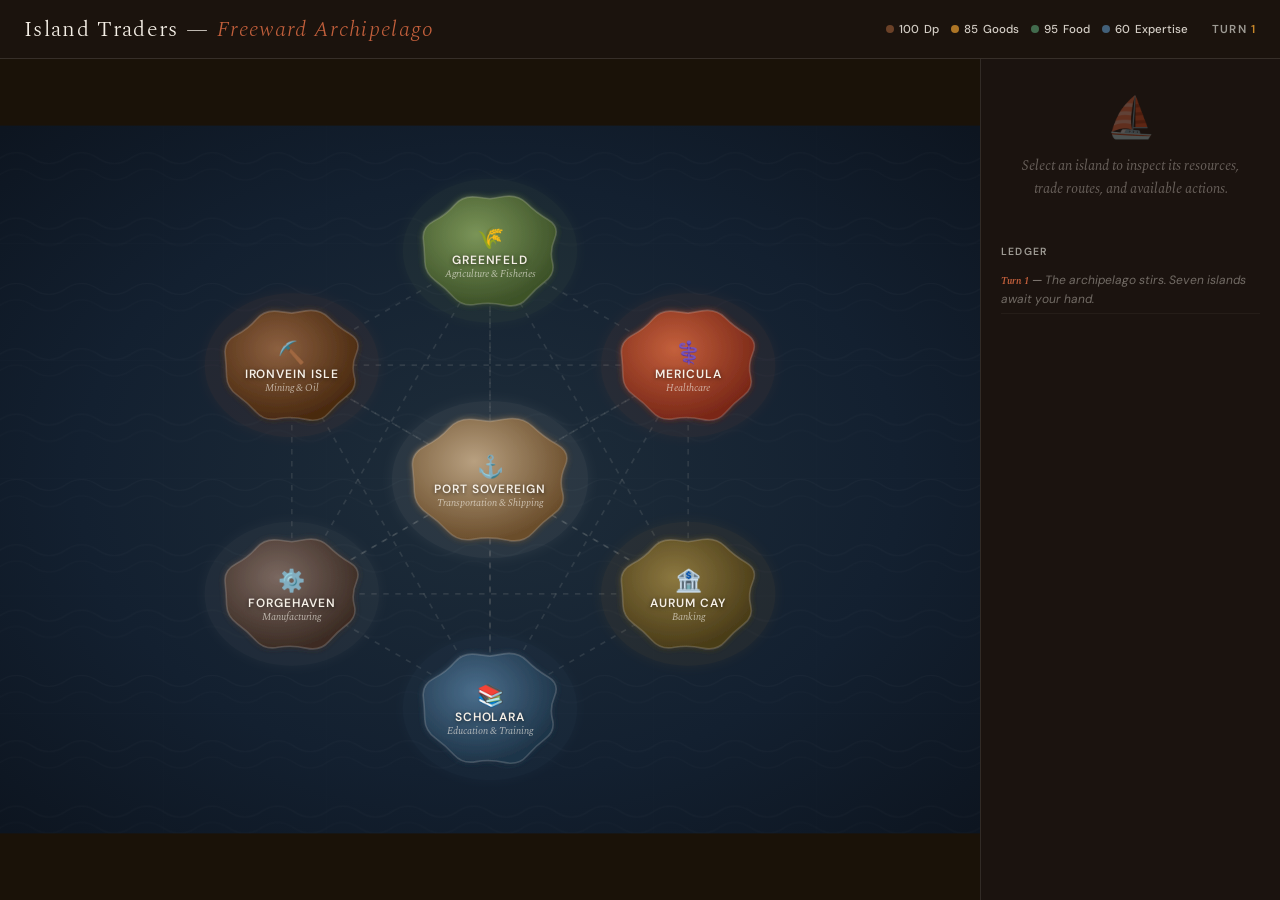
<file: island_traders/board/game_board.html>
<!DOCTYPE html>
<html lang="en">
<head>
<meta charset="UTF-8">
<meta name="viewport" content="width=device-width, initial-scale=1.0">
<title>Island Traders — Freeward Archipelago</title>
<link rel="preconnect" href="https://fonts.googleapis.com">
<link href="https://fonts.googleapis.com/css2?family=Spectral:ital,wght@0,300;0,400;0,500;1,300;1,400&family=DM+Sans:opsz,wght@9..40,300;9..40,400;9..40,500;9..40,600&display=swap" rel="stylesheet">
<style>
  :root {
    --c-sienna: #C4603C;
    --c-raw: #C8872A;
    --c-ink: #1C1410;
    --c-silver: #9E9B94;
    --c-silver-light: #D4D0C8;
    --c-silver-subtle: #EDEBE6;
    --c-cream: #F5EFE6;
    --c-white: #FDFBF8;
    --c-earth: #7A4A2C;
    --c-earth-light: #A06A4A;
    --font-display: 'Spectral', Georgia, serif;
    --font-body: 'DM Sans', Arial, sans-serif;
  }

  *, *::before, *::after { box-sizing: border-box; margin: 0; padding: 0; }

  body {
    font-family: var(--font-body);
    background: #1a1208;
    color: var(--c-cream);
    height: 100vh;
    overflow: hidden;
    display: flex;
    flex-direction: column;
  }

  /* Header */
  #header {
    display: flex;
    align-items: center;
    justify-content: space-between;
    padding: 12px 24px;
    border-bottom: 1px solid rgba(212,208,200,0.15);
    background: rgba(28,20,16,0.8);
    backdrop-filter: blur(8px);
    z-index: 10;
    flex-shrink: 0;
  }
  #header h1 {
    font-family: var(--font-display);
    font-size: 1.4rem;
    font-weight: 300;
    letter-spacing: 0.06em;
    color: var(--c-cream);
  }
  #header h1 span { color: var(--c-sienna); font-style: italic; }
  .turn-info {
    display: flex; gap: 24px; align-items: center;
  }
  .turn-badge {
    font-size: 0.72rem;
    font-weight: 600;
    letter-spacing: 0.1em;
    text-transform: uppercase;
    color: var(--c-silver);
  }
  .turn-badge strong { color: var(--c-raw); font-weight: 600; }
  .resource-bar {
    display: flex; gap: 12px;
  }
  .res-chip {
    display: flex; align-items: center; gap: 5px;
    font-size: 0.72rem; font-weight: 500;
    color: var(--c-cream); opacity: 0.85;
  }
  .res-dot { width: 8px; height: 8px; border-radius: 50%; }

  /* Main layout */
  #main {
    display: flex;
    flex: 1;
    overflow: hidden;
  }

  /* Board */
  #board-wrap {
    flex: 1;
    position: relative;
    overflow: hidden;
  }
  #board {
    width: 100%;
    height: 100%;
  }

  /* Ocean texture */
  .ocean-bg {
    fill: url(#oceanGrad);
  }

  /* Connection lines */
  .conn-line {
    stroke: rgba(212,208,200,0.12);
    stroke-width: 1.5;
    fill: none;
    stroke-dasharray: 5 6;
    transition: stroke 0.2s, stroke-width 0.2s, opacity 0.2s;
    pointer-events: none;
  }
  .conn-line.active {
    stroke: rgba(196,96,60,0.6);
    stroke-width: 2.5;
    stroke-dasharray: none;
    opacity: 1;
  }
  .conn-line.trade-anim {
    stroke: var(--c-raw);
    stroke-width: 3;
    stroke-dasharray: none;
    opacity: 0.9;
  }

  /* Islands */
  .island-group { cursor: pointer; }
  .island-body {
    transition: filter 0.25s;
  }
  .island-group:hover .island-body {
    filter: brightness(1.15);
  }
  .island-group.selected .island-body {
    filter: brightness(1.3);
  }
  .island-group.selected .island-ring {
    opacity: 1;
  }
  .island-ring {
    fill: none;
    stroke-width: 3;
    opacity: 0;
    transition: opacity 0.25s;
    animation: pulse-ring 2s infinite;
  }
  @keyframes pulse-ring {
    0%, 100% { stroke-width: 3; opacity: 0.7; }
    50% { stroke-width: 5; opacity: 1; }
  }

  .island-label {
    font-family: var(--font-body);
    font-size: 11px;
    font-weight: 600;
    letter-spacing: 0.08em;
    text-transform: uppercase;
    fill: var(--c-cream);
    text-anchor: middle;
    pointer-events: none;
    text-shadow: 0 1px 4px rgba(0,0,0,0.6);
  }
  .island-icon {
    font-size: 22px;
    text-anchor: middle;
    dominant-baseline: middle;
    pointer-events: none;
  }
  .island-sublabel {
    font-family: var(--font-display);
    font-size: 9px;
    font-weight: 400;
    font-style: italic;
    fill: rgba(245,239,230,0.65);
    text-anchor: middle;
    pointer-events: none;
  }

  /* Trade packet animation */
  .trade-packet {
    pointer-events: none;
  }

  /* Side panel */
  #side-panel {
    width: 300px;
    background: rgba(28,20,16,0.92);
    border-left: 1px solid rgba(212,208,200,0.12);
    display: flex;
    flex-direction: column;
    overflow: hidden;
    flex-shrink: 0;
  }

  .panel-island-header {
    padding: 20px 20px 16px;
    border-bottom: 1px solid rgba(212,208,200,0.1);
  }
  .panel-island-icon {
    font-size: 32px;
    margin-bottom: 8px;
    display: block;
  }
  .panel-island-name {
    font-family: var(--font-display);
    font-size: 1.3rem;
    font-weight: 400;
    color: var(--c-cream);
    margin-bottom: 2px;
  }
  .panel-island-type {
    font-size: 0.68rem;
    font-weight: 600;
    letter-spacing: 0.12em;
    text-transform: uppercase;
    color: var(--c-sienna);
  }
  .panel-island-desc {
    font-size: 0.8rem;
    color: rgba(245,239,230,0.6);
    line-height: 1.55;
    margin-top: 10px;
    font-style: italic;
    font-family: var(--font-display);
  }

  .panel-section {
    padding: 14px 20px;
    border-bottom: 1px solid rgba(212,208,200,0.08);
  }
  .panel-section-title {
    font-size: 0.65rem;
    font-weight: 600;
    letter-spacing: 0.12em;
    text-transform: uppercase;
    color: var(--c-silver);
    margin-bottom: 10px;
  }

  /* Stats */
  .stat-row {
    display: flex;
    align-items: center;
    justify-content: space-between;
    margin-bottom: 7px;
  }
  .stat-name {
    font-size: 0.78rem;
    color: rgba(245,239,230,0.75);
  }
  .stat-bar-wrap {
    display: flex; align-items: center; gap: 7px;
  }
  .stat-bar-bg {
    width: 80px; height: 4px;
    background: rgba(212,208,200,0.12);
    border-radius: 2px;
    overflow: hidden;
  }
  .stat-bar-fill {
    height: 100%;
    border-radius: 2px;
    transition: width 0.4s;
  }
  .stat-val {
    font-size: 0.72rem;
    font-weight: 600;
    font-family: var(--font-display);
    color: var(--c-raw);
    width: 20px;
    text-align: right;
  }

  /* Trade actions */
  .trade-btn {
    width: 100%;
    display: flex;
    align-items: center;
    gap: 10px;
    padding: 9px 12px;
    margin-bottom: 6px;
    border: 1px solid rgba(212,208,200,0.12);
    border-radius: 6px;
    background: rgba(245,239,230,0.04);
    color: var(--c-cream);
    font-family: var(--font-body);
    font-size: 0.78rem;
    cursor: pointer;
    text-align: left;
    transition: background 0.15s, border-color 0.15s;
  }
  .trade-btn:hover {
    background: rgba(196,96,60,0.15);
    border-color: rgba(196,96,60,0.35);
  }
  .trade-btn:active {
    background: rgba(196,96,60,0.25);
  }
  .trade-btn-icon { font-size: 14px; opacity: 0.8; }
  .trade-btn-label { flex: 1; }
  .trade-btn-cost {
    font-size: 0.68rem;
    color: var(--c-raw);
    font-weight: 600;
  }

  /* Log */
  #log {
    flex: 1;
    overflow-y: auto;
    padding: 12px 20px;
  }
  #log::-webkit-scrollbar { width: 4px; }
  #log::-webkit-scrollbar-track { background: transparent; }
  #log::-webkit-scrollbar-thumb { background: rgba(212,208,200,0.2); border-radius: 2px; }

  .log-title {
    font-size: 0.65rem;
    font-weight: 600;
    letter-spacing: 0.12em;
    text-transform: uppercase;
    color: var(--c-silver);
    margin-bottom: 8px;
  }
  .log-entry {
    font-size: 0.75rem;
    color: rgba(245,239,230,0.55);
    line-height: 1.5;
    padding: 5px 0;
    border-bottom: 1px solid rgba(212,208,200,0.05);
  }
  .log-entry strong { color: var(--c-cream); font-weight: 500; }
  .log-entry .log-time {
    font-size: 0.65rem;
    color: var(--c-sienna);
    font-weight: 600;
    font-family: var(--font-display);
    font-style: italic;
  }

  /* Empty state */
  .panel-empty {
    flex: 1;
    display: flex;
    flex-direction: column;
    align-items: center;
    justify-content: center;
    padding: 32px;
    text-align: center;
    gap: 12px;
  }
  .panel-empty-icon { font-size: 40px; opacity: 0.3; }
  .panel-empty-text {
    font-family: var(--font-display);
    font-size: 0.9rem;
    font-style: italic;
    color: rgba(245,239,230,0.35);
    line-height: 1.6;
  }

  /* Tweaks panel */
  #tweaks-panel {
    display: none;
    position: fixed;
    bottom: 24px;
    right: 324px;
    width: 220px;
    background: rgba(28,20,16,0.97);
    border: 1px solid rgba(212,208,200,0.2);
    border-radius: 8px;
    padding: 14px;
    z-index: 100;
    box-shadow: 0 8px 24px rgba(0,0,0,0.5);
  }
  #tweaks-panel h3 {
    font-family: var(--font-display);
    font-size: 0.85rem;
    font-weight: 400;
    color: var(--c-cream);
    margin-bottom: 12px;
    border-bottom: 1px solid rgba(212,208,200,0.1);
    padding-bottom: 8px;
  }
  .tweak-row { margin-bottom: 10px; }
  .tweak-label { font-size: 0.7rem; color: var(--c-silver); margin-bottom: 4px; letter-spacing: 0.06em; }
  .tweak-row input[type=range] { width: 100%; accent-color: var(--c-sienna); }
  .tweak-row select {
    width: 100%;
    background: rgba(245,239,230,0.06);
    border: 1px solid rgba(212,208,200,0.15);
    color: var(--c-cream);
    border-radius: 4px;
    padding: 4px 8px;
    font-family: var(--font-body);
    font-size: 0.75rem;
  }
</style>
</head>
<body>

<div id="header">
  <h1>Island Traders — <span>Freeward Archipelago</span></h1>
  <div class="turn-info">
    <div class="resource-bar" id="global-resources">
      <div class="res-chip"><div class="res-dot" style="background:#7A4A2C"></div> <span id="res-dollops">100</span> Dp</div>
      <div class="res-chip"><div class="res-dot" style="background:#C8872A"></div> <span id="res-goods">85</span> Goods</div>
      <div class="res-chip"><div class="res-dot" style="background:#4A7C59"></div> <span id="res-food">95</span> Food</div>
      <div class="res-chip"><div class="res-dot" style="background:#4A6E8C"></div> <span id="res-knowledge">60</span> Expertise</div>
    </div>
    <div class="turn-badge">Turn <strong id="turn-num">1</strong></div>
  </div>
</div>

<div id="main">
  <div id="board-wrap">
    <svg id="board" viewBox="0 0 900 650" preserveAspectRatio="xMidYMid meet">
      <defs>
        <radialGradient id="oceanGrad" cx="50%" cy="50%" r="70%">
          <stop offset="0%" stop-color="#1e2d3a"/>
          <stop offset="60%" stop-color="#132030"/>
          <stop offset="100%" stop-color="#0d1520"/>
        </radialGradient>
        <!-- Wave pattern -->
        <pattern id="waves" x="0" y="0" width="60" height="60" patternUnits="userSpaceOnUse">
          <path d="M0 30 Q15 20 30 30 Q45 40 60 30" stroke="rgba(255,255,255,0.025)" stroke-width="1" fill="none"/>
          <path d="M0 45 Q15 35 30 45 Q45 55 60 45" stroke="rgba(255,255,255,0.015)" stroke-width="1" fill="none"/>
        </pattern>
        <!-- Island gradients -->
        <radialGradient id="grad-hub" cx="40%" cy="35%" r="65%">
          <stop offset="0%" stop-color="#B8A080"/>
          <stop offset="100%" stop-color="#6B4E2C"/>
        </radialGradient>
        <radialGradient id="grad-resources" cx="40%" cy="35%" r="65%">
          <stop offset="0%" stop-color="#8C6040"/>
          <stop offset="100%" stop-color="#4A2A10"/>
        </radialGradient>
        <radialGradient id="grad-agriculture" cx="40%" cy="35%" r="65%">
          <stop offset="0%" stop-color="#7A9458"/>
          <stop offset="100%" stop-color="#3D5228"/>
        </radialGradient>
        <radialGradient id="grad-healthcare" cx="40%" cy="35%" r="65%">
          <stop offset="0%" stop-color="#C4603C"/>
          <stop offset="100%" stop-color="#7A2818"/>
        </radialGradient>
        <radialGradient id="grad-banking" cx="40%" cy="35%" r="65%">
          <stop offset="0%" stop-color="#8C7840"/>
          <stop offset="100%" stop-color="#4A3C18"/>
        </radialGradient>
        <radialGradient id="grad-manufacturing" cx="40%" cy="35%" r="65%">
          <stop offset="0%" stop-color="#7A6860"/>
          <stop offset="100%" stop-color="#3C2C24"/>
        </radialGradient>
        <radialGradient id="grad-education" cx="40%" cy="35%" r="65%">
          <stop offset="0%" stop-color="#4A6E8C"/>
          <stop offset="100%" stop-color="#1E3448"/>
        </radialGradient>
        <!-- Glow filter -->
        <filter id="glow" x="-30%" y="-30%" width="160%" height="160%">
          <feGaussianBlur stdDeviation="6" result="blur"/>
          <feMerge><feMergeNode in="blur"/><feMergeNode in="SourceGraphic"/></feMerge>
        </filter>
        <filter id="glow-soft" x="-20%" y="-20%" width="140%" height="140%">
          <feGaussianBlur stdDeviation="3" result="blur"/>
          <feMerge><feMergeNode in="blur"/><feMergeNode in="SourceGraphic"/></feMerge>
        </filter>
        <!-- Marker for trade arrows -->
        <marker id="arrowhead" markerWidth="8" markerHeight="6" refX="6" refY="3" orient="auto">
          <polygon points="0 0, 8 3, 0 6" fill="var(--c-raw)" opacity="0.8"/>
        </marker>
      </defs>

      <!-- Ocean -->
      <rect width="900" height="650" fill="url(#oceanGrad)"/>
      <rect width="900" height="650" fill="url(#waves)"/>

      <!-- Grid lines (subtle) -->
      <g stroke="rgba(255,255,255,0.025)" stroke-width="0.5">
        <line x1="0" y1="108" x2="900" y2="108"/>
        <line x1="0" y1="216" x2="900" y2="216"/>
        <line x1="0" y1="324" x2="900" y2="324"/>
        <line x1="0" y1="432" x2="900" y2="432"/>
        <line x1="0" y1="540" x2="900" y2="540"/>
        <line x1="150" y1="0" x2="150" y2="650"/>
        <line x1="300" y1="0" x2="300" y2="650"/>
        <line x1="450" y1="0" x2="450" y2="650"/>
        <line x1="600" y1="0" x2="600" y2="650"/>
        <line x1="750" y1="0" x2="750" y2="650"/>
      </g>

      <!-- Connection lines (all pairs) -->
      <g id="connections"></g>

      <!-- Trade route animations -->
      <g id="trade-animations"></g>

      <!-- Islands -->
      <g id="islands"></g>
    </svg>
  </div>

  <div id="side-panel">
    <div id="panel-content">
      <div class="panel-empty">
        <div class="panel-empty-icon">⛵</div>
        <div class="panel-empty-text">Select an island to inspect its resources, trade routes, and available actions.</div>
      </div>
    </div>
    <div id="log">
      <div class="log-title">Ledger</div>
      <div id="log-entries"></div>
    </div>
  </div>
</div>

<div id="tweaks-panel">
  <h3>Tweaks</h3>
  <div class="tweak-row">
    <div class="tweak-label">Ocean Depth</div>
    <input type="range" min="0" max="100" value="50" oninput="tweakOcean(this.value)">
  </div>
  <div class="tweak-row">
    <div class="tweak-label">Island Style</div>
    <select onchange="tweakIslandStyle(this.value)">
      <option value="natural">Natural</option>
      <option value="tactical">Tactical</option>
      <option value="minimal">Minimal</option>
    </select>
  </div>
  <div class="tweak-row">
    <div class="tweak-label">Connection Density</div>
    <select onchange="tweakConnections(this.value)">
      <option value="all">Show all routes</option>
      <option value="selected">Only selected</option>
    </select>
  </div>
</div>

<script>
const TWEAK_DEFAULTS = /*EDITMODE-BEGIN*/{
  "oceanDepth": 50,
  "islandStyle": "natural",
  "connectionDensity": "all"
}/*EDITMODE-END*/;

// ── Island Data ──────────────────────────────────────────────
const ISLANDS = [
  {
    id: 'transport',
    name: 'Port Sovereign',
    type: 'Transportation & Shipping',
    icon: '⚓',
    desc: 'The nexus of all trade. Every cargo route passes through here — Freight is life.',
    cx: 450, cy: 325,
    rx: 72, ry: 58,
    grad: 'grad-hub',
    ring: '#D4D0C8',
    stats: { Connectivity: 10, 'Fleet Size': 7, 'Trade Volume': 9, Reliability: 8 },
    produces: ['⚓ Freight  6 / season'],
    needs:    ['🛢️ Oil  2 / season'],
    actions: [
      { icon: '⚓', label: 'Produce Freight', target: 'self', cost: '2 Oil' },
      { icon: '🚢', label: 'Arrange Worker Transport', target: 'any', cost: 'negotiated' },
      { icon: '💱', label: 'Market Sell Freight', target: 'market', cost: '—' },
    ]
  },
  {
    id: 'mining',
    name: 'Ironvein Isle',
    type: 'Mining & Oil',
    icon: '⛏️',
    desc: 'Rich ore veins and deep oil wells. The raw fuel of the entire archipelago.',
    cx: 268, cy: 220,
    rx: 62, ry: 52,
    grad: 'grad-resources',
    ring: '#C4603C',
    stats: { 'Ore Reserves': 10, 'Oil Output': 8, Labour: 6, Equipment: 7 },
    produces: ['⛏️ Ore  5 / season', '🛢️ Oil  3 / season'],
    needs:    ['🛢️ Oil  1 / season', '🚢 Freight  1 / season'],
    actions: [
      { icon: '⛏️', label: 'Extract Ore & Oil', target: 'self', cost: '1 Oil + 1 Freight' },
      { icon: '🚛', label: 'Export Ore to Forgehaven', target: 'manufacturing', cost: '—' },
      { icon: '💱', label: 'Sell Oil on Market', target: 'market', cost: '—' },
    ]
  },
  {
    id: 'agriculture',
    name: 'Greenfeld',
    type: 'Agriculture & Fisheries',
    icon: '🌾',
    desc: 'Fertile plains and abundant seas. It feeds every island in the archipelago.',
    cx: 450, cy: 115,
    rx: 62, ry: 52,
    grad: 'grad-agriculture',
    ring: '#7A9458',
    stats: { 'Food Output': 9, 'Fish Harvest': 8, Fertility: 7, Stability: 9 },
    produces: ['🌾 Food  4 / season', '🐟 Fish  3 / season'],
    needs:    ['🚜 Farm Machinery  1 / season', '🛢️ Oil  1 / season'],
    actions: [
      { icon: '🌾', label: 'Harvest Season', target: 'self', cost: '1 Farm Machinery + 1 Oil' },
      { icon: '🚢', label: 'Export Food Supply', target: 'any', cost: '—' },
      { icon: '💱', label: 'Market Sell Food & Fish', target: 'market', cost: '—' },
    ]
  },
  {
    id: 'healthcare',
    name: 'Mericula',
    type: 'Healthcare',
    icon: '⚕️',
    desc: 'Healers, apothecaries, and vaccine labs. Life and wellness are their currency.',
    cx: 632, cy: 220,
    rx: 62, ry: 52,
    grad: 'grad-healthcare',
    ring: '#C4603C',
    stats: { 'Health Index': 9, 'Vaccine Output': 6, Research: 7, Population: 8 },
    produces: ['⚕️ Medical Supplies  4 / season', '💉 Vaccine  1 / season'],
    needs:    ['📚 Expertise  1 / season', '🔬 Laboratory Equipment  1 / season'],
    actions: [
      { icon: '⚕️', label: 'Provide Medical Supplies', target: 'self', cost: '1 Expertise + 1 Lab Equipment' },
      { icon: '💉', label: 'Distribute Vaccines', target: 'any', cost: '1 Vaccine / island' },
      { icon: '🔬', label: 'Joint Research with Scholara', target: 'education', cost: '—' },
    ]
  },
  {
    id: 'banking',
    name: 'Aurum Cay',
    type: 'Banking',
    icon: '🏦',
    desc: 'Vaults of gold and ledgers of empire. Finance flows where it is invited.',
    cx: 632, cy: 430,
    rx: 62, ry: 52,
    grad: 'grad-banking',
    ring: '#C8872A',
    stats: { Capital: 10, 'Interest Rate': 8, Influence: 9, Risk: 5 },
    produces: ['💳 Finance  3 / season'],
    needs:    ['— (no inputs required)'],
    actions: [
      { icon: '💳', label: 'Produce Finance', target: 'self', cost: '—' },
      { icon: '📈', label: 'Issue Loan to Island', target: 'any', cost: '—' },
      { icon: '🏛️', label: 'Establish Credit Line', target: 'any', cost: 'negotiated' },
    ]
  },
  {
    id: 'manufacturing',
    name: 'Forgehaven',
    type: 'Manufacturing',
    icon: '⚙️',
    desc: 'Furnaces roar, wheels turn. Ore becomes specialised machinery and laboratory equipment.',
    cx: 268, cy: 430,
    rx: 62, ry: 52,
    grad: 'grad-manufacturing',
    ring: '#9E9B94',
    stats: { Output: 9, Labour: 8, Technology: 6, 'Energy Use': 7 },
    produces: ['🔧 Machinery lines', '🔬 Laboratory Equipment'],
    needs:    ['⛏️ Ore  2 / season', '🛢️ Oil  1 / season', '🚢 Freight  1 / season'],
    actions: [
      { icon: '🏭', label: 'Produce Goods & Equipment', target: 'self', cost: '2 Ore + 1 Oil + 1 Freight' },
      { icon: '🔬', label: 'Export Laboratory Equipment', target: 'any', cost: '—' },
      { icon: '🔧', label: 'Order Power Station (20 MW)', target: 'any', cost: '15 Goods + 5 Equip' },
    ]
  },
  {
    id: 'education',
    name: 'Scholara',
    type: 'Education & Training',
    icon: '📚',
    desc: 'Libraries, academies, and the University. Skilled workers are its greatest export.',
    cx: 450, cy: 535,
    rx: 62, ry: 52,
    grad: 'grad-education',
    ring: '#4A6E8C',
    stats: { Expertise: 9, 'Training Slots': 8, Research: 7, Influence: 6 },
    produces: ['📚 Expertise  4 / season'],
    needs:    ['🔬 Laboratory Equipment  1 / season'],
    actions: [
      { icon: '📚', label: 'Produce Expertise', target: 'self', cost: '1 Laboratory Equipment' },
      { icon: '🎓', label: 'Review Training Requests', target: 'self', cost: 'negotiated fee' },
      { icon: '🔬', label: 'Joint Research with Mericula', target: 'healthcare', cost: '—' },
    ]
  }
];

// ── State ────────────────────────────────────────────────────
let selectedId = null;
let turn = 1;
let gameState = {
  dollops: 100, goods: 85, food: 95, knowledge: 60
};
let connectionMode = 'all';
let logEntries = [];

// ── Layout helpers ───────────────────────────────────────────
function islandById(id) { return ISLANDS.find(i => i.id === id); }

// Build organic island shape using ellipse with noise-like path
function islandPath(cx, cy, rx, ry) {
  const pts = [];
  const n = 16;
  const bumps = [0.92, 1.08, 0.96, 1.12, 0.88, 1.05, 0.95, 1.1, 0.9, 1.07, 0.93, 1.04, 0.97, 1.09, 0.91, 1.06];
  for (let i = 0; i < n; i++) {
    const angle = (i / n) * Math.PI * 2 - Math.PI / 2;
    const b = bumps[i];
    const x = cx + Math.cos(angle) * rx * b;
    const y = cy + Math.sin(angle) * ry * b;
    pts.push([x, y]);
  }
  let d = `M ${pts[0][0]} ${pts[0][1]}`;
  for (let i = 0; i < n; i++) {
    const curr = pts[i];
    const next = pts[(i + 1) % n];
    const mid = [(curr[0] + next[0]) / 2, (curr[1] + next[1]) / 2];
    d += ` Q ${curr[0]} ${curr[1]} ${mid[0]} ${mid[1]}`;
  }
  d += ' Z';
  return d;
}

// ── Render connections ───────────────────────────────────────
function renderConnections() {
  const g = document.getElementById('connections');
  g.innerHTML = '';
  for (let i = 0; i < ISLANDS.length; i++) {
    for (let j = i + 1; j < ISLANDS.length; j++) {
      const a = ISLANDS[i], b = ISLANDS[j];
      const line = document.createElementNS('http://www.w3.org/2000/svg', 'line');
      line.setAttribute('x1', a.cx); line.setAttribute('y1', a.cy);
      line.setAttribute('x2', b.cx); line.setAttribute('y2', b.cy);
      line.classList.add('conn-line');
      line.id = `conn-${a.id}-${b.id}`;
      g.appendChild(line);
    }
  }
}

function highlightConnections(islandId) {
  document.querySelectorAll('.conn-line').forEach(l => l.classList.remove('active'));
  if (!islandId) return;
  ISLANDS.forEach(other => {
    if (other.id === islandId) return;
    const ids = [islandId, other.id].sort();
    const line = document.getElementById(`conn-${ids[0]}-${ids[1]}`);
    if (line) line.classList.add('active');
  });
}

// ── Render islands ───────────────────────────────────────────
function renderIslands() {
  const g = document.getElementById('islands');
  g.innerHTML = '';
  ISLANDS.forEach(island => {
    const grp = document.createElementNS('http://www.w3.org/2000/svg', 'g');
    grp.classList.add('island-group');
    grp.id = `island-${island.id}`;
    grp.setAttribute('data-id', island.id);

    // Glow halo
    const halo = document.createElementNS('http://www.w3.org/2000/svg', 'ellipse');
    halo.setAttribute('cx', island.cx); halo.setAttribute('cy', island.cy);
    halo.setAttribute('rx', island.rx + 18); halo.setAttribute('ry', island.ry + 14);
    halo.setAttribute('fill', island.ring);
    halo.setAttribute('opacity', '0.08');
    halo.setAttribute('filter', 'url(#glow)');
    grp.appendChild(halo);

    // Pulse ring
    const ring = document.createElementNS('http://www.w3.org/2000/svg', 'path');
    ring.setAttribute('d', islandPath(island.cx, island.cy, island.rx + 10, island.ry + 8));
    ring.setAttribute('stroke', island.ring);
    ring.setAttribute('fill', 'none');
    ring.setAttribute('stroke-width', '3');
    ring.classList.add('island-ring');
    grp.appendChild(ring);

    // Island body
    const body = document.createElementNS('http://www.w3.org/2000/svg', 'path');
    body.setAttribute('d', islandPath(island.cx, island.cy, island.rx, island.ry));
    body.setAttribute('fill', `url(#${island.grad})`);
    body.setAttribute('filter', 'url(#glow-soft)');
    body.classList.add('island-body');
    grp.appendChild(body);

    // Shore outline
    const shore = document.createElementNS('http://www.w3.org/2000/svg', 'path');
    shore.setAttribute('d', islandPath(island.cx, island.cy, island.rx, island.ry));
    shore.setAttribute('fill', 'none');
    shore.setAttribute('stroke', 'rgba(245,239,230,0.18)');
    shore.setAttribute('stroke-width', '1.5');
    grp.appendChild(shore);

    // Icon
    const icon = document.createElementNS('http://www.w3.org/2000/svg', 'text');
    icon.setAttribute('x', island.cx); icon.setAttribute('y', island.cy - 10);
    icon.setAttribute('font-size', '20'); icon.setAttribute('text-anchor', 'middle');
    icon.setAttribute('dominant-baseline', 'middle');
    icon.textContent = island.icon;
    grp.appendChild(icon);

    // Name label
    const label = document.createElementNS('http://www.w3.org/2000/svg', 'text');
    label.setAttribute('x', island.cx); label.setAttribute('y', island.cy + 12);
    label.classList.add('island-label');
    label.textContent = island.name;
    grp.appendChild(label);

    // Type sublabel
    const sub = document.createElementNS('http://www.w3.org/2000/svg', 'text');
    sub.setAttribute('x', island.cx); sub.setAttribute('y', island.cy + 24);
    sub.classList.add('island-sublabel');
    sub.textContent = island.type;
    grp.appendChild(sub);

    grp.addEventListener('click', () => selectIsland(island.id));
    g.appendChild(grp);
  });
}

// ── Select island ────────────────────────────────────────────
function selectIsland(id) {
  if (selectedId === id) {
    selectedId = null;
    document.querySelectorAll('.island-group').forEach(g => g.classList.remove('selected'));
    highlightConnections(null);
    showEmptyPanel();
    return;
  }
  selectedId = id;
  document.querySelectorAll('.island-group').forEach(g => g.classList.remove('selected'));
  document.getElementById(`island-${id}`).classList.add('selected');
  highlightConnections(id);
  showIslandPanel(islandById(id));
}

function showEmptyPanel() {
  document.getElementById('panel-content').innerHTML = `
    <div class="panel-empty">
      <div class="panel-empty-icon">⛵</div>
      <div class="panel-empty-text">Select an island to inspect its resources, trade routes, and available actions.</div>
    </div>`;
}

function showIslandPanel(island) {
  const statsHtml = Object.entries(island.stats).map(([k, v]) => `
    <div class="stat-row">
      <span class="stat-name">${k}</span>
      <div class="stat-bar-wrap">
        <div class="stat-bar-bg"><div class="stat-bar-fill" style="width:${v*10}%;background:${island.ring}"></div></div>
        <span class="stat-val">${v}</span>
      </div>
    </div>`).join('');

  const producesHtml = island.produces.map(r =>
    `<div style="font-size:0.78rem;color:rgba(245,239,230,0.85);padding:3px 0">${r}</div>`
  ).join('');

  const needsHtml = island.needs.map(r =>
    `<div style="font-size:0.78rem;color:rgba(245,239,230,0.6);padding:3px 0">${r}</div>`
  ).join('');

  const actionsHtml = island.actions.map((a, i) => `
    <button class="trade-btn" onclick="doAction('${island.id}', ${i})">
      <span class="trade-btn-icon">${a.icon}</span>
      <span class="trade-btn-label">${a.label}</span>
      <span class="trade-btn-cost">${a.cost}</span>
    </button>`).join('');

  const transportHtml = selectedId ? `
    <div class="panel-section" style="background:rgba(196,96,60,0.06)">
      <div class="panel-section-title">Transport here</div>
      <div style="font-size:0.75rem;color:rgba(245,239,230,0.65);line-height:1.7">
        ✈️ <strong style="color:var(--c-cream)">Flight</strong> — 20% of primary fee, immediate<br>
        🚢 <strong style="color:var(--c-cream)">Cargo vessel</strong> — free ≤ 2 passengers, +1 season<br>
        🚤 <strong style="color:var(--c-cream)">Hire Transporter</strong> — negotiated, immediate
      </div>
    </div>` : '';

  document.getElementById('panel-content').innerHTML = `
    <div class="panel-island-header">
      <span class="panel-island-icon">${island.icon}</span>
      <div class="panel-island-name">${island.name}</div>
      <div class="panel-island-type">${island.type}</div>
      <div class="panel-island-desc">${island.desc}</div>
    </div>
    <div class="panel-section">
      <div class="panel-section-title">Attributes</div>
      ${statsHtml}
    </div>
    <div class="panel-section">
      <div class="panel-section-title">Produces</div>
      ${producesHtml}
    </div>
    <div class="panel-section">
      <div class="panel-section-title">Needs</div>
      ${needsHtml}
    </div>
    ${transportHtml}
    <div class="panel-section">
      <div class="panel-section-title">Actions</div>
      ${actionsHtml}
    </div>`;
}

// ── Actions / Trade animation ─────────────────────────────────
function doAction(islandId, actionIdx) {
  const island = islandById(islandId);
  const action = island.actions[actionIdx];

  // Find target island for animation
  let targetIsland = null;
  if (action.target === 'any') targetIsland = ISLANDS.find(i => i.id !== islandId);
  else if (action.target !== 'self' && action.target !== 'all') targetIsland = islandById(action.target);

  if (targetIsland) animateTrade(island, targetIsland);

  // Update resources
  const rand = (n) => Math.floor(Math.random() * n) + 1;
  gameState.goods = Math.max(0, gameState.goods + (islandId === 'manufacturing' ? rand(8) : -rand(3)));
  gameState.dollops = Math.max(0, gameState.dollops + (islandId === 'banking' ? rand(10) : -rand(4)));
  gameState.food = Math.max(0, gameState.food + (islandId === 'agriculture' ? rand(7) : -rand(2)));
  gameState.knowledge = Math.max(0, gameState.knowledge + (islandId === 'education' ? rand(6) : -rand(2)));
  updateResourceBar();

  // Advance turn
  turn++;
  document.getElementById('turn-num').textContent = turn;

  // Log
  addLog(island, action);
}

function animateTrade(from, to) {
  const g = document.getElementById('trade-animations');
  const line = document.createElementNS('http://www.w3.org/2000/svg', 'line');
  line.setAttribute('x1', from.cx); line.setAttribute('y1', from.cy);
  line.setAttribute('x2', to.cx); line.setAttribute('y2', to.cy);
  line.setAttribute('stroke', '#C8872A');
  line.setAttribute('stroke-width', '2.5');
  line.setAttribute('stroke-dasharray', '8 4');
  line.setAttribute('marker-end', 'url(#arrowhead)');
  line.setAttribute('opacity', '0');
  g.appendChild(line);

  // Fade in, hold, fade out
  let op = 0;
  const fadeIn = setInterval(() => {
    op += 0.1;
    line.setAttribute('opacity', Math.min(op, 1));
    if (op >= 1) { clearInterval(fadeIn); setTimeout(fadeOut, 600); }
  }, 30);
  function fadeOut() {
    const fi = setInterval(() => {
      op -= 0.08;
      line.setAttribute('opacity', Math.max(op, 0));
      if (op <= 0) { clearInterval(fi); g.removeChild(line); }
    }, 30);
  }

  // Packet dot
  const dot = document.createElementNS('http://www.w3.org/2000/svg', 'circle');
  dot.setAttribute('r', '5');
  dot.setAttribute('fill', '#C8872A');
  dot.setAttribute('opacity', '0.9');
  g.appendChild(dot);

  let t = 0;
  const anim = setInterval(() => {
    t += 0.025;
    if (t > 1) { clearInterval(anim); g.removeChild(dot); return; }
    const x = from.cx + (to.cx - from.cx) * t;
    const y = from.cy + (to.cy - from.cy) * t;
    dot.setAttribute('cx', x); dot.setAttribute('cy', y);
  }, 16);
}

function updateResourceBar() {
  document.getElementById('res-dollops').textContent = gameState.dollops;
  document.getElementById('res-goods').textContent = gameState.goods;
  document.getElementById('res-food').textContent = gameState.food;
  document.getElementById('res-knowledge').textContent = gameState.knowledge;
}

function addLog(island, action) {
  const entry = document.createElement('div');
  entry.classList.add('log-entry');
  entry.innerHTML = `<span class="log-time">Turn ${turn}</span> — <strong>${island.name}</strong>: ${action.label} <span style="color:var(--c-silver);font-size:0.68rem">(${action.cost})</span>`;
  const logEl = document.getElementById('log-entries');
  logEl.insertBefore(entry, logEl.firstChild);
  // trim log
  while (logEl.children.length > 20) logEl.removeChild(logEl.lastChild);
}

// ── Tweaks ───────────────────────────────────────────────────
function tweakOcean(val) {
  const stop1 = `hsl(210, ${20 + val/5}%, ${8 + val/12}%)`;
  document.getElementById('board').style.filter = `brightness(${0.7 + val/200})`;
}
function tweakIslandStyle(val) {
  // Could swap path complexity — simplified for demo
  document.querySelectorAll('.island-body, .island-ring').forEach(el => {
    if (val === 'tactical') el.style.filter = 'none';
    else if (val === 'minimal') el.style.opacity = '0.8';
    else el.style.filter = '';
  });
}
function tweakConnections(val) {
  connectionMode = val;
  if (val === 'all') {
    document.querySelectorAll('.conn-line').forEach(l => l.style.display = '');
    highlightConnections(selectedId);
  } else {
    document.querySelectorAll('.conn-line').forEach(l => l.style.display = 'none');
    if (selectedId) highlightConnections(selectedId);
  }
}

// ── Tweaks panel toggle (host protocol) ──────────────────────
window.addEventListener('message', e => {
  if (e.data?.type === '__activate_edit_mode') document.getElementById('tweaks-panel').style.display = 'block';
  if (e.data?.type === '__deactivate_edit_mode') document.getElementById('tweaks-panel').style.display = 'none';
});
window.parent.postMessage({ type: '__edit_mode_available' }, '*');

// ── Init ─────────────────────────────────────────────────────
renderConnections();
renderIslands();

// Opening log entry
setTimeout(() => {
  const entry = document.createElement('div');
  entry.classList.add('log-entry');
  entry.innerHTML = `<span class="log-time">Turn 1</span> — <em style="color:rgba(245,239,230,0.4)">The archipelago stirs. Seven islands await your hand.</em>`;
  document.getElementById('log-entries').appendChild(entry);
}, 300);
</script>
</body>
</html>
</file>
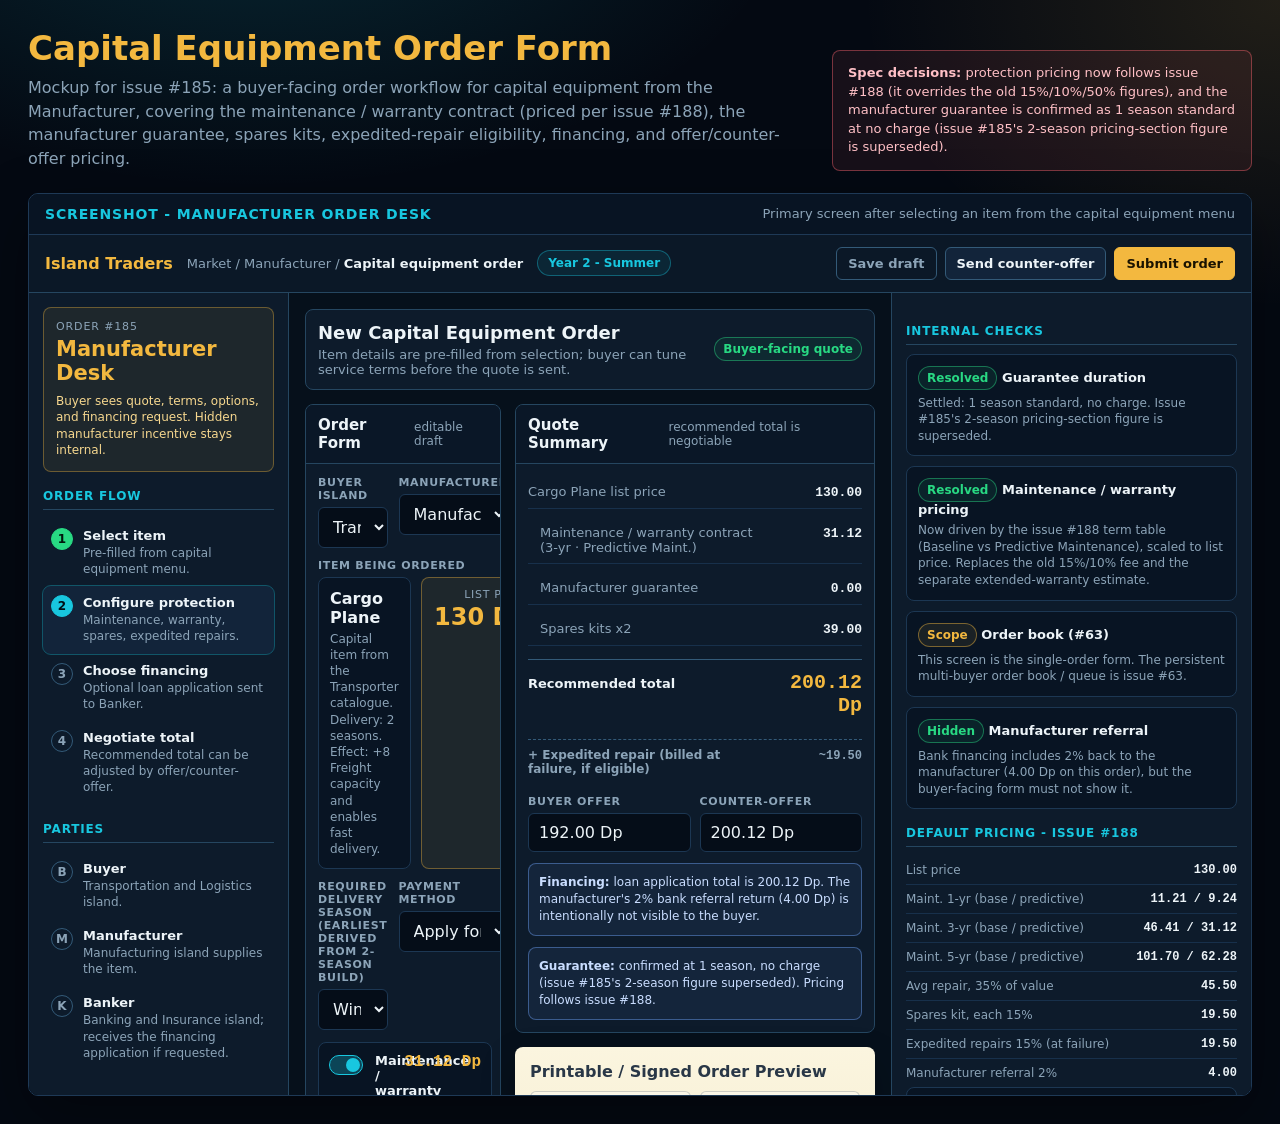
<file: requirements/mockups/capital-equipment-order-185.html>
<!doctype html>
<html lang="en">
<head>
<meta charset="utf-8">
<meta name="viewport" content="width=device-width, initial-scale=1">
<title>Island Traders - Capital Equipment Order Form Mockup #185</title>
<style>
:root{
  --bg:#07101b;
  --ink:#edf4f8;
  --muted:#8ca4b8;
  --dim:#58728a;
  --panel:#0d1b2b;
  --panel2:#11243a;
  --panel3:#162f4b;
  --line:#254660;
  --line2:#335a78;
  --cyan:#18c7df;
  --gold:#f3b83f;
  --green:#28d983;
  --red:#ff6470;
  --blue:#74a7ff;
  --paper:#f5efd9;
  --paper-ink:#273545;
  --radius:8px;
}
*{box-sizing:border-box}
body{
  margin:0;
  min-height:100vh;
  background:
    radial-gradient(900px 500px at 20% -10%,rgba(24,199,223,.16),transparent 60%),
    radial-gradient(760px 560px at 100% 0,rgba(243,184,63,.12),transparent 55%),
    #040912;
  color:var(--ink);
  font-family:Inter, ui-sans-serif, system-ui, -apple-system, BlinkMacSystemFont, "Segoe UI", sans-serif;
}
button,input,select,textarea{font:inherit}
button{cursor:pointer}
.page{max-width:1480px;margin:0 auto;padding:28px}
.intro{display:grid;grid-template-columns:minmax(0,1fr) 420px;gap:22px;align-items:end;margin-bottom:22px}
h1{margin:0 0 8px;color:var(--gold);font-size:34px;letter-spacing:0}
.lede{margin:0;color:var(--muted);font-size:16px;line-height:1.48;max-width:850px}
.note{border:1px solid rgba(255,100,112,.42);background:rgba(255,100,112,.08);border-radius:var(--radius);padding:13px 15px;color:#ffc0c6;font-size:13px;line-height:1.42}
.mockup{border:1px solid #1e3956;border-radius:10px;overflow:hidden;background:var(--bg);box-shadow:0 22px 60px rgba(0,0,0,.34)}
.mock-title{display:flex;justify-content:space-between;gap:12px;align-items:center;padding:12px 16px;background:#081423;border-bottom:1px solid #1e3956}
.mock-title h2{font-size:14px;text-transform:uppercase;color:var(--cyan);letter-spacing:.06em;margin:0}
.mock-title span{font-size:13px;color:var(--muted)}
.app{height:860px;display:grid;grid-template-columns:260px minmax(0,1fr) 360px;grid-template-rows:58px minmax(0,1fr);grid-template-areas:"top top top" "nav main rail";background:var(--bg)}
.topbar{grid-area:top;display:flex;align-items:center;gap:14px;padding:0 16px;background:#0b1827;border-bottom:1px solid var(--line)}
.brand{font-weight:900;color:var(--gold)}
.crumb{font-size:13px;color:var(--muted)}
.crumb strong{color:var(--ink)}
.season{border:1px solid rgba(24,199,223,.38);background:rgba(24,199,223,.08);color:var(--cyan);border-radius:999px;padding:5px 10px;font-size:12px;font-weight:800}
.top-actions{margin-left:auto;display:flex;align-items:center;gap:8px}
.btn{border:1px solid var(--line2);background:#12243a;color:var(--ink);border-radius:6px;padding:8px 11px;font-size:13px;font-weight:800}
.btn.ghost{background:transparent;color:var(--muted)}
.btn.gold{background:var(--gold);border-color:var(--gold);color:#1a1300}
.btn.green{background:var(--green);border-color:var(--green);color:#00170c}
.nav{grid-area:nav;background:#0d1b2b;border-right:1px solid var(--line);padding:14px;overflow:auto}
.main{grid-area:main;padding:16px;overflow:auto;background:#06101b}
.rail{grid-area:rail;background:#0d1b2b;border-left:1px solid var(--line);padding:14px;overflow:auto}
.side-card{border:1px solid rgba(243,184,63,.36);background:rgba(243,184,63,.08);border-radius:var(--radius);padding:12px;margin-bottom:14px}
.side-card .kicker{font-size:11px;text-transform:uppercase;letter-spacing:.08em;color:var(--muted)}
.side-card h3{margin:4px 0 8px;color:var(--gold);font-size:21px}
.side-card p{margin:0;color:#f7d88f;font-size:12px;line-height:1.38}
.nav h4,.rail h4{margin:17px 0 9px;padding-bottom:6px;border-bottom:1px solid var(--line);font-size:12px;text-transform:uppercase;letter-spacing:.07em;color:var(--cyan)}
.step{display:flex;gap:10px;align-items:flex-start;padding:9px 8px;border-radius:var(--radius);color:var(--muted)}
.step.active{background:#12243a;color:var(--ink);outline:1px solid rgba(24,199,223,.34)}
.dot{width:22px;height:22px;border-radius:50%;display:grid;place-items:center;flex:0 0 auto;border:1px solid var(--line2);font-size:12px;font-weight:900;color:var(--muted)}
.done .dot{background:var(--green);border-color:var(--green);color:#00170c}
.active .dot{background:var(--cyan);border-color:var(--cyan);color:#001218}
.step b{display:block;color:var(--ink);font-size:13px}
.step small{display:block;margin-top:2px;color:var(--muted);font-size:12px;line-height:1.35}
.toolbar-card{display:grid;grid-template-columns:minmax(0,1fr) auto;gap:12px;align-items:center;background:var(--panel);border:1px solid var(--line);border-radius:var(--radius);padding:12px;margin-bottom:14px}
.toolbar-card h3{margin:0 0 4px;font-size:18px;color:var(--ink)}
.toolbar-card p{margin:0;color:var(--muted);font-size:13px}
.badge{display:inline-flex;align-items:center;gap:6px;border:1px solid var(--line2);border-radius:999px;padding:4px 8px;font-size:12px;font-weight:800;color:var(--muted)}
.badge.green{color:var(--green);border-color:rgba(40,217,131,.45);background:rgba(40,217,131,.08)}
.badge.gold{color:var(--gold);border-color:rgba(243,184,63,.45);background:rgba(243,184,63,.08)}
.badge.red{color:#ffc0c6;border-color:rgba(255,100,112,.45);background:rgba(255,100,112,.08)}
.screen{display:grid;grid-template-columns:minmax(0,1.05fr) minmax(360px,.75fr);gap:14px}
.panel{background:var(--panel);border:1px solid var(--line);border-radius:var(--radius);overflow:hidden}
.panel header{display:flex;align-items:center;gap:8px;padding:11px 12px;background:#0a1727;border-bottom:1px solid var(--line)}
.panel header h3{margin:0;font-size:15px;color:var(--ink)}
.panel header span{margin-left:auto;font-size:12px;color:var(--muted)}
.panel .body{padding:12px}
.form-grid{display:grid;grid-template-columns:1fr 1fr;gap:11px}
.field{display:flex;flex-direction:column;gap:5px}
.field.full{grid-column:1/-1}
label{font-size:11px;text-transform:uppercase;letter-spacing:.06em;color:var(--muted);font-weight:800}
input,select,textarea{
  width:100%;
  border:1px solid #1c3753;
  background:#050d18;
  color:var(--ink);
  border-radius:6px;
  padding:9px 10px;
  min-height:38px;
}
textarea{min-height:72px;resize:none;line-height:1.4}
.field-row{display:grid;grid-template-columns:1fr 92px;gap:8px}
.item-picker{display:grid;grid-template-columns:1fr 120px;gap:10px}
.item-card{border:1px solid #1c3753;background:#081423;border-radius:var(--radius);padding:11px}
.item-card b{display:block;font-size:16px;color:var(--ink);margin-bottom:4px}
.item-card small{display:block;color:var(--muted);font-size:12px;line-height:1.35}
.price-box{text-align:right;border:1px solid rgba(243,184,63,.38);background:rgba(243,184,63,.08);border-radius:var(--radius);padding:10px}
.price-box span{display:block;color:var(--muted);font-size:11px;text-transform:uppercase;letter-spacing:.06em}
.price-box b{display:block;color:var(--gold);font-size:24px;margin-top:2px}
.option-stack{display:grid;gap:9px}
.option{display:grid;grid-template-columns:36px minmax(0,1fr) 96px;gap:10px;align-items:start;border:1px solid #1c3753;background:#081423;border-radius:var(--radius);padding:10px}
.switch{position:relative;width:34px;height:20px;margin-top:2px}
.switch input{position:absolute;opacity:0}
.slider{position:absolute;inset:0;border-radius:999px;background:#293c52;border:1px solid var(--line2)}
.slider:before{content:"";position:absolute;width:14px;height:14px;left:2px;top:2px;border-radius:50%;background:#8aa2b6;transition:.15s}
.switch input:checked+.slider{background:rgba(24,199,223,.28);border-color:var(--cyan)}
.switch input:checked+.slider:before{transform:translateX(14px);background:var(--cyan)}
.option b{display:block;font-size:13px;color:var(--ink)}
.option small{display:block;margin-top:3px;color:var(--muted);font-size:12px;line-height:1.35}
.option .cost{text-align:right;font-family:ui-monospace,SFMono-Regular,Menlo,Consolas,monospace;color:var(--gold);font-weight:900}
.option.off{opacity:.72}
.opt-controls{display:flex;gap:12px;flex-wrap:wrap;align-items:center;margin-top:9px}
.mini{display:flex;flex-direction:column;gap:3px;font-size:10px;text-transform:uppercase;letter-spacing:.05em;color:var(--muted);font-weight:800}
.mini select{width:auto;min-width:118px;min-height:30px;padding:5px 8px;font-size:12px}
.mini-switch{display:flex;align-items:center;gap:7px;font-size:12px;color:var(--ink);font-weight:700}
.cost.muted{color:var(--muted);font-weight:700;font-size:11px;line-height:1.3}
.line.contingent{border-top:1px dashed var(--line2);border-bottom:0;margin-top:6px}
.line.contingent .label,.line.contingent .value{color:var(--muted);font-weight:700;font-size:12px}
.terms{border:1px solid #1c3753;background:#081423;border-radius:var(--radius);padding:11px;margin-top:11px}
.terms h4{margin:0 0 8px;color:var(--cyan);font-size:13px;text-transform:none;letter-spacing:0;border:0;padding:0}
.terms ul{margin:0;padding-left:18px;color:var(--muted);font-size:12px;line-height:1.55}
.quote{display:grid;gap:8px}
.line{display:grid;grid-template-columns:minmax(0,1fr) 86px;gap:8px;align-items:baseline;padding:8px 0;border-bottom:1px solid #17304b;font-size:13px}
.line:last-child{border-bottom:0}
.line .label{color:var(--muted)}
.line .value{text-align:right;font-family:ui-monospace,SFMono-Regular,Menlo,Consolas,monospace;color:var(--ink);font-weight:900}
.line.sub .label{padding-left:12px}
.line.total{margin-top:5px;padding-top:11px;border-top:1px solid var(--line2);border-bottom:0}
.line.total .label{color:var(--ink);font-weight:900}
.line.total .value{color:var(--gold);font-size:20px}
.adjust{display:grid;grid-template-columns:1fr 1fr;gap:9px;margin-top:11px}
.warn{border:1px solid rgba(255,100,112,.42);background:rgba(255,100,112,.08);color:#ffc0c6;border-radius:var(--radius);padding:10px;font-size:12px;line-height:1.42;margin-top:11px}
.info{border:1px solid rgba(116,167,255,.42);background:rgba(116,167,255,.08);color:#c9ddff;border-radius:var(--radius);padding:10px;font-size:12px;line-height:1.42;margin-top:11px}
.paper{background:linear-gradient(180deg,#fbf5df,#efe4c4);color:var(--paper-ink);border-radius:var(--radius);padding:15px;box-shadow:0 14px 35px rgba(0,0,0,.22)}
.paper h3{margin:0 0 10px;color:#293747;font-size:16px}
.paper-grid{display:grid;grid-template-columns:1fr 1fr;gap:9px}
.paper-cell{border:1px solid rgba(39,53,69,.22);border-radius:6px;padding:8px;background:rgba(255,255,255,.34)}
.paper-cell span{display:block;font-size:10px;text-transform:uppercase;letter-spacing:.06em;color:#68737e;font-weight:900;margin-bottom:3px}
.paper-cell b{font-size:13px;color:#273545}
.sig{display:grid;grid-template-columns:1fr 1fr;gap:10px;margin-top:12px}
.sig div{border-top:1px solid rgba(39,53,69,.42);padding-top:6px;font-size:11px;color:#68737e}
.rail-card{border:1px solid #1c3753;background:#081423;border-radius:var(--radius);padding:11px;margin-bottom:10px}
.rail-card b{display:block;color:var(--ink);font-size:13px;margin-bottom:5px}
.rail-card small{display:block;color:var(--muted);font-size:12px;line-height:1.38}
.mini-table{width:100%;border-collapse:collapse;font-size:12px}
.mini-table td{padding:7px 0;border-bottom:1px solid #17304b;color:var(--muted)}
.mini-table tr:last-child td{border-bottom:0}
.mini-table td:last-child{text-align:right;color:var(--ink);font-family:ui-monospace,SFMono-Regular,Menlo,Consolas,monospace;font-weight:900}
.footer-actions{display:flex;gap:8px;align-items:center;margin-top:13px}
.footer-actions .hint{margin-left:auto;color:var(--muted);font-size:12px}
@media(max-width:1100px){
  .intro{grid-template-columns:1fr}
  .app{height:auto;grid-template-columns:1fr;grid-template-areas:"top" "main" "rail" "nav"}
  .topbar{flex-wrap:wrap;height:auto;min-height:58px;padding:10px 16px}
  .top-actions{margin-left:0}
  .nav,.rail{border:0;border-top:1px solid var(--line)}
  .screen{grid-template-columns:1fr}
}
@media(max-width:680px){
  .page{padding:14px}
  h1{font-size:27px}
  .form-grid,.item-picker,.paper-grid,.sig,.adjust{grid-template-columns:1fr}
  .option{grid-template-columns:36px minmax(0,1fr)}
  .option .cost{text-align:left;grid-column:2}
}
</style>
</head>
<body>
<div class="page">
  <section class="intro">
    <div>
      <h1>Capital Equipment Order Form</h1>
      <p class="lede">Mockup for issue #185: a buyer-facing order workflow for capital equipment from the Manufacturer, covering the maintenance / warranty contract (priced per issue #188), the manufacturer guarantee, spares kits, expedited-repair eligibility, financing, and offer/counter-offer pricing.</p>
    </div>
    <div class="note"><strong>Spec decisions:</strong> protection pricing now follows issue #188 (it overrides the old 15%/10%/50% figures), and the manufacturer guarantee is confirmed as 1 season standard at no charge (issue #185's 2-season pricing-section figure is superseded).</div>
  </section>

  <section class="mockup">
    <div class="mock-title">
      <h2>Screenshot - Manufacturer Order Desk</h2>
      <span>Primary screen after selecting an item from the capital equipment menu</span>
    </div>
    <div class="app">
      <div class="topbar">
        <div class="brand">Island Traders</div>
        <div class="crumb">Market / Manufacturer / <strong>Capital equipment order</strong></div>
        <div class="season">Year 2 - Summer</div>
        <div class="top-actions">
          <button class="btn ghost">Save draft</button>
          <button class="btn">Send counter-offer</button>
          <button class="btn gold">Submit order</button>
        </div>
      </div>

      <aside class="nav">
        <div class="side-card">
          <div class="kicker">Order #185</div>
          <h3>Manufacturer Desk</h3>
          <p>Buyer sees quote, terms, options, and financing request. Hidden manufacturer incentive stays internal.</p>
        </div>
        <h4>Order Flow</h4>
        <div class="step done"><div class="dot">1</div><div><b>Select item</b><small>Pre-filled from capital equipment menu.</small></div></div>
        <div class="step active"><div class="dot">2</div><div><b>Configure protection</b><small>Maintenance, warranty, spares, expedited repairs.</small></div></div>
        <div class="step"><div class="dot">3</div><div><b>Choose financing</b><small>Optional loan application sent to Banker.</small></div></div>
        <div class="step"><div class="dot">4</div><div><b>Negotiate total</b><small>Recommended total can be adjusted by offer/counter-offer.</small></div></div>
        <h4>Parties</h4>
        <div class="step"><div class="dot">B</div><div><b>Buyer</b><small>Transportation and Logistics island.</small></div></div>
        <div class="step"><div class="dot">M</div><div><b>Manufacturer</b><small>Manufacturing island supplies the item.</small></div></div>
        <div class="step"><div class="dot">K</div><div><b>Banker</b><small>Banking and Insurance island; receives the financing application if requested.</small></div></div>
      </aside>

      <main class="main">
        <div class="toolbar-card">
          <div>
            <h3>New Capital Equipment Order</h3>
            <p>Item details are pre-filled from selection; buyer can tune service terms before the quote is sent.</p>
          </div>
          <span class="badge green">Buyer-facing quote</span>
        </div>

        <div class="screen">
          <section class="panel">
            <header><h3>Order Form</h3><span>editable draft</span></header>
            <div class="body">
              <div class="form-grid">
                <div class="field">
                  <label>Buyer island</label>
                  <select>
                    <option>Transportation and Logistics</option>
                    <option>Agriculture and Fisheries</option>
                    <option>Mining and Exploration</option>
                    <option>Healthcare and Health Research</option>
                  </select>
                </div>
                <div class="field">
                  <label>Manufacturer</label>
                  <select>
                    <option>Manufacturing - Assembly Works</option>
                  </select>
                </div>
                <div class="field full">
                  <label>Item being ordered</label>
                  <div class="item-picker">
                    <div class="item-card">
                      <b>Cargo Plane</b>
                      <small>Capital item from the Transporter catalogue. Delivery: 2 seasons. Effect: +8 Freight capacity and enables fast delivery.</small>
                    </div>
                    <div class="price-box"><span>List price</span><b>130 Dp</b></div>
                  </div>
                </div>
                <div class="field">
                  <label>Required delivery season (earliest derived from 2-season build)</label>
                  <select>
                    <option>Winter, Year 2 - earliest (Summer + 2 seasons)</option>
                    <option>Spring, Year 3</option>
                    <option>Summer, Year 3</option>
                  </select>
                </div>
                <div class="field">
                  <label>Payment method</label>
                  <select>
                    <option>Apply for bank financing</option>
                    <option>Pay from island treasury</option>
                    <option>Split treasury + financing</option>
                  </select>
                </div>
              </div>

              <div style="height:12px"></div>
              <div class="option-stack">
                <div class="option">
                  <label class="switch"><input type="checkbox" checked><span class="slider"></span></label>
                  <div>
                    <b>Maintenance / warranty contract</b>
                    <small>Term-priced from issue #188: Weibull failure probability &times; ~35% repair cost, present-valued at 5%, plus a 30% markup. Predictive Maintenance lowers the premium. Replaces the old 15%/10% maintenance fee and the separate extended-warranty estimate.</small>
                    <div class="opt-controls">
                      <label class="mini">Term
                        <select>
                          <option>1 year</option>
                          <option>2 years</option>
                          <option selected>3 years</option>
                          <option>4 years</option>
                          <option>5 years</option>
                        </select>
                      </label>
                      <span class="mini-switch"><label class="switch"><input type="checkbox" checked><span class="slider"></span></label>Predictive Maintenance</span>
                    </div>
                  </div>
                  <div class="cost">31.12 Dp</div>
                </div>
                <div class="option">
                  <label class="switch"><input type="checkbox" checked><span class="slider"></span></label>
                  <div><b>Manufacturer guarantee</b><small>Standard coverage at no charge - 1 season (confirmed). Issue #185's 2-season pricing-section figure is superseded.</small></div>
                  <div class="cost">No charge</div>
                </div>
                <div class="option">
                  <label class="switch"><input type="checkbox" checked><span class="slider"></span></label>
                  <div><b>Additional spares kits</b><small>2 kits is an assumed default. Each kit costs 15% of list price and cuts a repair bill by 50%. Spares cost rises 50% if they must be manufactured at the moment of failure.</small></div>
                  <div class="cost">39.00 Dp</div>
                </div>
                <div class="option">
                  <label class="switch"><input type="checkbox" checked><span class="slider"></span></label>
                  <div><b>Expedited repair option</b><small>Rush-order eligibility - no upfront charge. The 15% repair surcharge (~19.50 Dp) is billed only at failure, and only when spares and air-freight conditions are met.</small></div>
                  <div class="cost muted">At failure<br>~19.50 Dp</div>
                </div>
                <div class="option">
                  <label class="switch"><input type="checkbox" checked><span class="slider"></span></label>
                  <div><b>Financing application</b><small>Send loan request to Banker with this quote attached. Manufacturer incentive is internal only.</small></div>
                  <div class="cost">Requested</div>
                </div>
              </div>

              <div class="terms">
                <h4>Standard Terms Shown to Buyer</h4>
                <ul>
                  <li>A repair bill averages 35% of the item's list value (issue #188); each spares kit reduces a repair by 50%.</li>
                  <li>Failure probability rises each quarter on the issue #188 Weibull schedule, and is multiplied by natural disasters (earthquake, flood) and sabotage during strikes.</li>
                  <li>Spares cost increases by 50% if manufactured at the time of failure.</li>
                  <li>Standard repairs complete the following season.</li>
                  <li>Expedited repairs are ready in the same season only when spares and air freight are available.</li>
                  <li>Air freight requires 2 manufacturer freight credits, a Transport cargo aircraft, and available manufacturer spares.</li>
                </ul>
              </div>
            </div>
          </section>

          <div>
            <section class="panel">
              <header><h3>Quote Summary</h3><span>recommended total is negotiable</span></header>
              <div class="body">
                <div class="quote">
                  <div class="line"><div class="label">Cargo Plane list price</div><div class="value">130.00</div></div>
                  <div class="line sub"><div class="label">Maintenance / warranty contract (3-yr &middot; Predictive Maint.)</div><div class="value">31.12</div></div>
                  <div class="line sub"><div class="label">Manufacturer guarantee</div><div class="value">0.00</div></div>
                  <div class="line sub"><div class="label">Spares kits x2</div><div class="value">39.00</div></div>
                  <div class="line total"><div class="label">Recommended total</div><div class="value">200.12 Dp</div></div>
                  <div class="line contingent"><div class="label">+ Expedited repair (billed at failure, if eligible)</div><div class="value">~19.50</div></div>
                </div>
                <div class="adjust">
                  <div class="field"><label>Buyer offer</label><input value="192.00 Dp"></div>
                  <div class="field"><label>Counter-offer</label><input value="200.12 Dp"></div>
                </div>
                <div class="info"><strong>Financing:</strong> loan application total is 200.12 Dp. The manufacturer's 2% bank referral return (4.00 Dp) is intentionally not visible to the buyer.</div>
                <div class="info"><strong>Guarantee:</strong> confirmed at 1 season, no charge (issue #185's 2-season figure superseded). Pricing follows issue #188.</div>
              </div>
            </section>

            <div style="height:14px"></div>
            <section class="paper">
              <h3>Printable / Signed Order Preview</h3>
              <div class="paper-grid">
                <div class="paper-cell"><span>Item</span><b>Cargo Plane</b></div>
                <div class="paper-cell"><span>Total</span><b>200.12 Dp</b></div>
                <div class="paper-cell"><span>Maintenance</span><b>3-yr contract &middot; Predictive Maint.</b></div>
                <div class="paper-cell"><span>Spares</span><b>2 kits included</b></div>
                <div class="paper-cell"><span>Guarantee</span><b>Standard &middot; 1 season (no charge)</b></div>
                <div class="paper-cell"><span>Financing</span><b>Bank application requested</b></div>
              </div>
              <div class="sig"><div>Buyer signature</div><div>Manufacturer signature</div></div>
            </section>
          </div>
        </div>

        <div class="footer-actions">
          <button class="btn ghost">Discard</button>
          <button class="btn">Preview buyer copy</button>
          <button class="btn green">Send to Manufacturer</button>
          <span class="hint">Order status: draft - not yet binding</span>
        </div>
      </main>

      <aside class="rail">
        <h4>Internal Checks</h4>
        <div class="rail-card">
          <b><span class="badge green">Resolved</span> Guarantee duration</b>
          <small>Settled: 1 season standard, no charge. Issue #185's 2-season pricing-section figure is superseded.</small>
        </div>
        <div class="rail-card">
          <b><span class="badge green">Resolved</span> Maintenance / warranty pricing</b>
          <small>Now driven by the issue #188 term table (Baseline vs Predictive Maintenance), scaled to list price. Replaces the old 15%/10% fee and the separate extended-warranty estimate.</small>
        </div>
        <div class="rail-card">
          <b><span class="badge gold">Scope</span> Order book (#63)</b>
          <small>This screen is the single-order form. The persistent multi-buyer order book / queue is issue #63.</small>
        </div>
        <div class="rail-card">
          <b><span class="badge green">Hidden</span> Manufacturer referral</b>
          <small>Bank financing includes 2% back to the manufacturer (4.00 Dp on this order), but the buyer-facing form must not show it.</small>
        </div>

        <h4>Default Pricing - Issue #188</h4>
        <table class="mini-table">
          <tr><td>List price</td><td>130.00</td></tr>
          <tr><td>Maint. 1-yr (base / predictive)</td><td>11.21 / 9.24</td></tr>
          <tr><td>Maint. 3-yr (base / predictive)</td><td>46.41 / 31.12</td></tr>
          <tr><td>Maint. 5-yr (base / predictive)</td><td>101.70 / 62.28</td></tr>
          <tr><td>Avg repair, 35% of value</td><td>45.50</td></tr>
          <tr><td>Spares kit, each 15%</td><td>19.50</td></tr>
          <tr><td>Expedited repairs 15% (at failure)</td><td>19.50</td></tr>
          <tr><td>Manufacturer referral 2%</td><td>4.00</td></tr>
        </table>
        <div class="rail-card">
          <b>Price scale</b>
          <small>Issue #188 percentages apply to list / display price (130). The engine stores cost at 1/10 (x10 capacity multiplier) and must scale up before applying any %.</small>
        </div>

        <h4>Failure Probability - Issue #188</h4>
        <div class="rail-card">
          <b>Per-quarter Weibull hazard</b>
          <small>Rises from 4.70% (Q1) to 19.02% (Q20), present-valued at 5% interest, then multiplied by natural disasters (earthquake, flood) and sabotage during strikes.</small>
        </div>
        <table class="mini-table">
          <tr><td>Q1 / Q4</td><td>4.70% / 5.96%</td></tr>
          <tr><td>Q8 / Q12</td><td>8.10% / 10.88%</td></tr>
          <tr><td>Q16 / Q20</td><td>14.46% / 19.02%</td></tr>
        </table>

        <h4>Repair Availability</h4>
        <div class="rail-card">
          <b>Air freight eligibility</b>
          <small>Requires 2 freight credits held by Manufacturer, Transport Island cargo aircraft, and spares available at customer island or manufacturer.</small>
        </div>
        <div class="rail-card">
          <b>Failure-time decision</b>
          <small>Expedited charge is collected only when a rush repair is needed and the conditions are satisfied.</small>
        </div>

        <h4>State Payload Sketch</h4>
        <div class="rail-card">
          <b>Useful UI fields</b>
          <small><code>item_id</code>, <code>list_price</code>, <code>maintenance_term_years</code>, <code>predictive_maintenance</code>, <code>standard_guarantee_seasons</code>, <code>spares_kits</code>, <code>expedited_repair_option</code>, <code>equipment_age_quarters</code>, <code>repair_fraction</code>, <code>financing_requested</code>, <code>recommended_total</code>, <code>buyer_offer</code>.</small>
        </div>
      </aside>
    </div>
  </section>
</div>
</body>
</html>
</file>
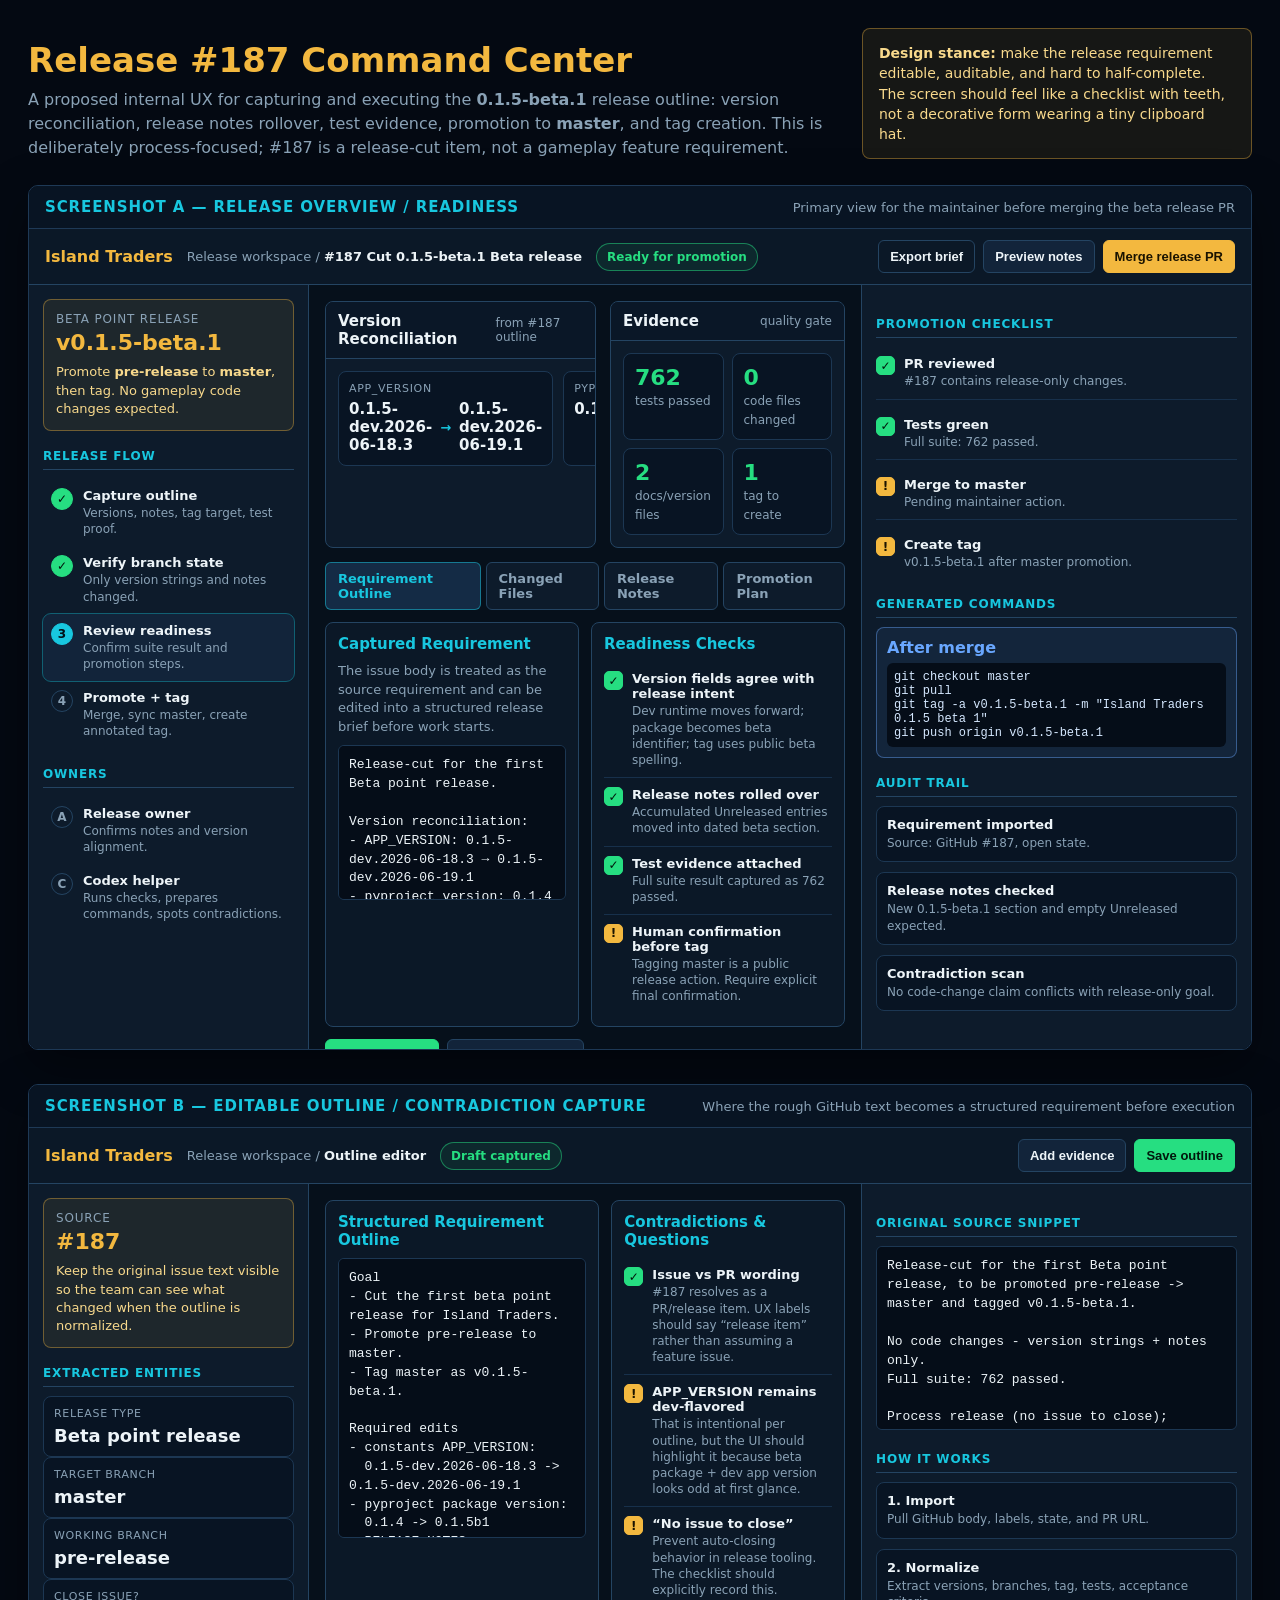
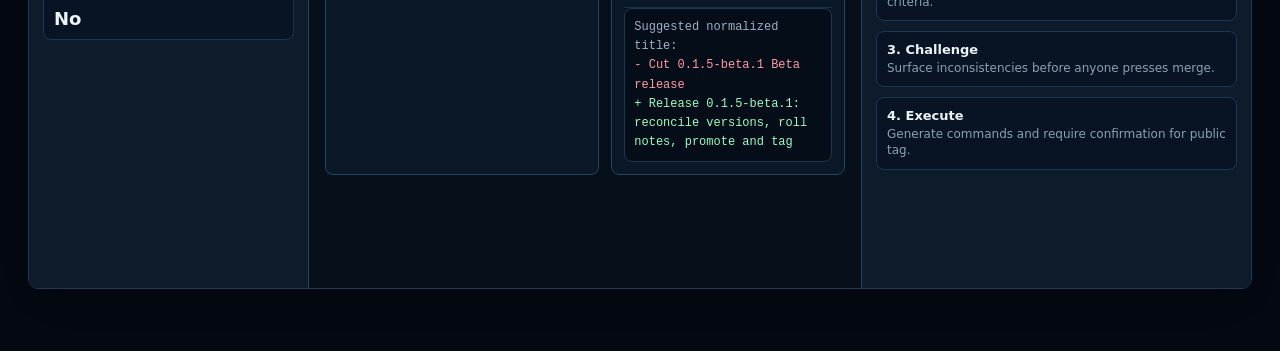
<file: requirements/mockups/release-187-command-center.html>
<!doctype html>
<html lang="en">
<head>
<meta charset="utf-8">
<meta name="viewport" content="width=device-width, initial-scale=1">
<title>Island Traders — Release #187 Command Center Mockup</title>
<style>
:root {
  --bg:#07101b;
  --ink:#edf4f8;
  --muted:#8aa2b6;
  --panel:#0d1b2b;
  --panel2:#11243a;
  --panel3:#142b45;
  --line:#244462;
  --cyan:#18c7df;
  --gold:#f3b83f;
  --green:#26de81;
  --red:#ff6470;
  --blue:#69a7ff;
  --radius:8px;
}
*{box-sizing:border-box}
body{
  margin:0;
  background:#040912;
  color:var(--ink);
  font-family:Inter, ui-sans-serif, system-ui, -apple-system, BlinkMacSystemFont, "Segoe UI", sans-serif;
}
.page{max-width:1540px;margin:0 auto;padding:28px}
.intro{display:grid;grid-template-columns:minmax(0,1fr) 390px;gap:24px;align-items:end;margin-bottom:26px}
h1{font-size:34px;margin:0 0 8px;color:var(--gold);letter-spacing:0}
.lede{margin:0;color:var(--muted);font-size:16px;line-height:1.48;max-width:860px}
.note{border:1px solid rgba(243,184,63,.38);background:rgba(243,184,63,.08);border-radius:var(--radius);padding:14px 16px;color:#f8d98c;font-size:14px;line-height:1.45}
.mockup{border:1px solid #1e3956;border-radius:10px;overflow:hidden;margin:26px 0 34px;background:var(--bg);box-shadow:0 18px 50px rgba(0,0,0,.35)}
.mock-title{display:flex;justify-content:space-between;gap:12px;align-items:center;padding:12px 16px;background:#081423;border-bottom:1px solid #1e3956}
.mock-title h2{font-size:15px;text-transform:uppercase;color:var(--cyan);letter-spacing:.06em;margin:0}
.mock-title span{color:var(--muted);font-size:13px}
.app{height:820px;display:grid;grid-template-columns:280px minmax(0,1fr) 390px;grid-template-rows:56px minmax(0,1fr);grid-template-areas:"top top top" "nav main rail";background:var(--bg)}
.topbar{grid-area:top;display:flex;align-items:center;gap:14px;padding:0 16px;background:#0b1827;border-bottom:1px solid var(--line)}
.brand{color:var(--gold);font-weight:900}
.crumb{color:var(--muted);font-size:13px}
.crumb strong{color:var(--ink)}
.status{border:1px solid rgba(38,222,129,.5);background:rgba(38,222,129,.08);color:var(--green);border-radius:999px;padding:6px 10px;font-weight:800;font-size:12px}
.actions{margin-left:auto;display:flex;align-items:center;gap:8px}
button,.btn{border:1px solid var(--line);background:#12243a;color:var(--ink);border-radius:6px;padding:8px 11px;font-weight:800;font-size:13px}
.btn.gold{background:var(--gold);border-color:var(--gold);color:#1a1300}
.btn.green{background:var(--green);border-color:var(--green);color:#00180c}
.btn.ghost{background:transparent}
.nav{grid-area:nav;background:#0d1b2b;border-right:1px solid var(--line);padding:14px;overflow:hidden}
.release-card{border:1px solid rgba(243,184,63,.38);background:rgba(243,184,63,.08);border-radius:var(--radius);padding:12px;margin-bottom:14px}
.release-card .kicker{color:var(--muted);font-size:12px;text-transform:uppercase;letter-spacing:.07em}
.release-card h3{margin:4px 0 8px;color:var(--gold);font-size:22px}
.release-card p{margin:0;color:#f8d98c;font-size:13px;line-height:1.4}
.nav h4,.rail h4{margin:18px 0 9px;padding-bottom:6px;border-bottom:1px solid var(--line);color:var(--cyan);font-size:12px;text-transform:uppercase;letter-spacing:.07em}
.step{display:flex;gap:10px;align-items:flex-start;padding:9px 8px;border-radius:var(--radius);color:var(--muted)}
.step.active{background:#12243a;color:var(--ink);outline:1px solid rgba(24,199,223,.4)}
.dot{width:22px;height:22px;border-radius:50%;display:grid;place-items:center;flex:0 0 auto;border:1px solid var(--line);font-size:12px;font-weight:900;color:var(--muted)}
.done .dot{background:var(--green);border-color:var(--green);color:#00180c}
.active .dot{background:var(--cyan);border-color:var(--cyan);color:#001218}
.step b{display:block;color:var(--ink);font-size:13px}
.step small{display:block;margin-top:2px;font-size:12px;color:var(--muted);line-height:1.35}
.main{grid-area:main;padding:16px;overflow:hidden;background:#06101b}
.rail{grid-area:rail;background:#0d1b2b;border-left:1px solid var(--line);padding:14px;overflow:hidden}
.hero{display:grid;grid-template-columns:minmax(0,1fr) 235px;gap:14px;margin-bottom:14px}
.panel{background:var(--panel);border:1px solid var(--line);border-radius:var(--radius);overflow:hidden}
.panel header{display:flex;align-items:center;gap:8px;padding:10px 12px;background:#0a1727;border-bottom:1px solid var(--line)}
.panel header h3{margin:0;color:var(--ink);font-size:15px}
.panel header span{margin-left:auto;color:var(--muted);font-size:12px}
.panel .body{padding:12px}
.field-grid{display:grid;grid-template-columns:repeat(3,1fr);gap:10px}
.field{border:1px solid #1c3753;background:#081423;border-radius:var(--radius);padding:10px}
.field label{display:block;color:var(--muted);font-size:11px;text-transform:uppercase;letter-spacing:.06em;margin-bottom:5px}
.field strong{font-size:18px;color:var(--ink)}
.field .fromto{display:flex;align-items:center;gap:8px;color:var(--muted);font-size:13px}
.field .fromto b{font-size:15px;color:var(--ink)}
.arrow{color:var(--cyan);font-weight:900}
.score{display:grid;grid-template-columns:1fr 1fr;gap:8px}
.metric{border:1px solid #1c3753;background:#081423;border-radius:var(--radius);padding:11px}
.metric b{display:block;font-size:22px;color:var(--green)}
.metric span{color:var(--muted);font-size:12px}
.tabs{display:flex;gap:5px;margin-bottom:12px}
.tab{padding:8px 12px;border:1px solid var(--line);background:#0d1b2b;border-radius:6px;color:var(--muted);font-weight:800;font-size:13px}
.tab.active{background:var(--panel3);color:var(--cyan);border-color:rgba(24,199,223,.5)}
.outline{display:grid;grid-template-columns:1fr 1fr;gap:12px}
.card{border:1px solid var(--line);background:#0b1827;border-radius:var(--radius);padding:12px}
.card h3{margin:0 0 9px;font-size:15px;color:var(--cyan)}
.card p{margin:0 0 9px;color:var(--muted);font-size:13px;line-height:1.42}
textarea{width:100%;height:155px;border:1px solid #1c3753;border-radius:6px;background:#050d18;color:var(--ink);font:13px/1.45 ui-monospace, SFMono-Regular, Menlo, Consolas, monospace;padding:10px;resize:none}
.check{display:flex;gap:9px;align-items:flex-start;padding:9px 0;border-bottom:1px solid #17304b}
.check:last-child{border-bottom:none}
.box{width:19px;height:19px;border-radius:5px;border:1px solid var(--line);display:grid;place-items:center;color:#00180c;font-size:12px;font-weight:900;flex:0 0 auto}
.check.done .box{background:var(--green);border-color:var(--green)}
.check.warn .box{background:var(--gold);border-color:var(--gold);color:#1a1300}
.check b{display:block;font-size:13px;color:var(--ink)}
.check small{display:block;color:var(--muted);font-size:12px;line-height:1.35;margin-top:2px}
.diff{font-family:ui-monospace, SFMono-Regular, Menlo, Consolas, monospace;font-size:12px;border:1px solid #1c3753;background:#050d18;border-radius:var(--radius);padding:9px;color:var(--muted);line-height:1.6}
.minus{color:#ff9aa2}.plus{color:#96ffc2}.neutral{color:#9bb2c5}
.timeline{display:flex;flex-direction:column;gap:10px}
.event{border:1px solid #1c3753;background:#081423;border-radius:var(--radius);padding:10px}
.event b{display:block;font-size:13px}
.event span{display:block;color:var(--muted);font-size:12px;margin-top:3px;line-height:1.35}
.badge{display:inline-block;border:1px solid var(--line);border-radius:999px;padding:3px 7px;color:var(--muted);font-size:11px;font-weight:800}
.badge.green{color:var(--green);border-color:rgba(38,222,129,.45)}
.badge.gold{color:var(--gold);border-color:rgba(243,184,63,.45)}
.footer-actions{display:flex;gap:8px;align-items:center;margin-top:12px}
.footer-actions .hint{margin-left:auto;color:var(--muted);font-size:12px}
.split{display:grid;grid-template-columns:1fr 1fr;gap:10px}
.big-list{display:grid;gap:8px}
.handoff{border:1px solid rgba(105,167,255,.42);background:rgba(105,167,255,.08);border-radius:var(--radius);padding:10px}
.handoff b{display:block;color:var(--blue);margin-bottom:5px}
.handoff code{display:block;margin-top:6px;padding:7px;background:#050d18;border-radius:6px;color:#d5e8ff;font-size:12px;white-space:normal}
.screen-two .app{height:760px}
.screen-two .main{overflow:hidden}
.screen-two .outline{grid-template-columns:1.08fr .92fr}
.screen-two textarea{height:280px}
.screen-two .rail textarea{height:184px}
@media(max-width:980px){
  .intro{grid-template-columns:1fr}
  .app,.screen-two .app{height:auto;min-height:900px;grid-template-columns:1fr;grid-template-areas:"top" "main" "rail" "nav"}
  .nav{border-right:none;border-top:1px solid var(--line)}
  .rail{border-left:none;border-top:1px solid var(--line)}
  .hero,.outline,.split{grid-template-columns:1fr}
}
</style>
</head>
<body>
<div class="page">
  <section class="intro">
    <div>
      <h1>Release #187 Command Center</h1>
      <p class="lede">A proposed internal UX for capturing and executing the <strong>0.1.5-beta.1</strong> release outline: version reconciliation, release notes rollover, test evidence, promotion to <strong>master</strong>, and tag creation. This is deliberately process-focused; #187 is a release-cut item, not a gameplay feature requirement.</p>
    </div>
    <div class="note"><strong>Design stance:</strong> make the release requirement editable, auditable, and hard to half-complete. The screen should feel like a checklist with teeth, not a decorative form wearing a tiny clipboard hat.</div>
  </section>

  <section class="mockup" id="overview">
    <div class="mock-title">
      <h2>Screenshot A — Release Overview / Readiness</h2>
      <span>Primary view for the maintainer before merging the beta release PR</span>
    </div>
    <div class="app">
      <div class="topbar">
        <div class="brand">Island Traders</div>
        <div class="crumb">Release workspace / <strong>#187 Cut 0.1.5-beta.1 Beta release</strong></div>
        <div class="status">Ready for promotion</div>
        <div class="actions">
          <button class="btn ghost">Export brief</button>
          <button class="btn">Preview notes</button>
          <button class="btn gold">Merge release PR</button>
        </div>
      </div>
      <aside class="nav">
        <div class="release-card">
          <div class="kicker">Beta point release</div>
          <h3>v0.1.5-beta.1</h3>
          <p>Promote <strong>pre-release</strong> to <strong>master</strong>, then tag. No gameplay code changes expected.</p>
        </div>
        <h4>Release Flow</h4>
        <div class="step done"><div class="dot">✓</div><div><b>Capture outline</b><small>Versions, notes, tag target, test proof.</small></div></div>
        <div class="step done"><div class="dot">✓</div><div><b>Verify branch state</b><small>Only version strings and notes changed.</small></div></div>
        <div class="step active"><div class="dot">3</div><div><b>Review readiness</b><small>Confirm suite result and promotion steps.</small></div></div>
        <div class="step"><div class="dot">4</div><div><b>Promote + tag</b><small>Merge, sync master, create annotated tag.</small></div></div>
        <h4>Owners</h4>
        <div class="step"><div class="dot">A</div><div><b>Release owner</b><small>Confirms notes and version alignment.</small></div></div>
        <div class="step"><div class="dot">C</div><div><b>Codex helper</b><small>Runs checks, prepares commands, spots contradictions.</small></div></div>
      </aside>
      <main class="main">
        <div class="hero">
          <section class="panel">
            <header><h3>Version Reconciliation</h3><span>from #187 outline</span></header>
            <div class="body">
              <div class="field-grid">
                <div class="field"><label>APP_VERSION</label><div class="fromto"><b>0.1.5-dev.2026-06-18.3</b><span class="arrow">→</span><b>0.1.5-dev.2026-06-19.1</b></div></div>
                <div class="field"><label>pyproject version</label><div class="fromto"><b>0.1.4</b><span class="arrow">→</span><b>0.1.5b1</b></div></div>
                <div class="field"><label>master tag</label><strong>v0.1.5-beta.1</strong></div>
              </div>
            </div>
          </section>
          <section class="panel">
            <header><h3>Evidence</h3><span>quality gate</span></header>
            <div class="body score">
              <div class="metric"><b>762</b><span>tests passed</span></div>
              <div class="metric"><b>0</b><span>code files changed</span></div>
              <div class="metric"><b>2</b><span>docs/version files</span></div>
              <div class="metric"><b>1</b><span>tag to create</span></div>
            </div>
          </section>
        </div>
        <div class="tabs">
          <div class="tab active">Requirement Outline</div>
          <div class="tab">Changed Files</div>
          <div class="tab">Release Notes</div>
          <div class="tab">Promotion Plan</div>
        </div>
        <div class="outline">
          <section class="card">
            <h3>Captured Requirement</h3>
            <p>The issue body is treated as the source requirement and can be edited into a structured release brief before work starts.</p>
            <textarea readonly>Release-cut for the first Beta point release.

Version reconciliation:
- APP_VERSION: 0.1.5-dev.2026-06-18.3 → 0.1.5-dev.2026-06-19.1
- pyproject version: 0.1.4 → 0.1.5b1
- Tag after promotion: v0.1.5-beta.1

Notes:
- Roll Unreleased into 0.1.5-beta.1 — 2026-06-19 (Beta)
- Open a fresh empty Unreleased
- No code changes; version strings + notes only
- Full suite: 762 passed</textarea>
          </section>
          <section class="card">
            <h3>Readiness Checks</h3>
            <div class="check done"><div class="box">✓</div><div><b>Version fields agree with release intent</b><small>Dev runtime moves forward; package becomes beta identifier; tag uses public beta spelling.</small></div></div>
            <div class="check done"><div class="box">✓</div><div><b>Release notes rolled over</b><small>Accumulated Unreleased entries moved into dated beta section.</small></div></div>
            <div class="check done"><div class="box">✓</div><div><b>Test evidence attached</b><small>Full suite result captured as 762 passed.</small></div></div>
            <div class="check warn"><div class="box">!</div><div><b>Human confirmation before tag</b><small>Tagging master is a public release action. Require explicit final confirmation.</small></div></div>
          </section>
        </div>
        <div class="footer-actions">
          <button class="btn green">Mark outline approved</button>
          <button class="btn">Copy promotion commands</button>
          <span class="hint">Guardrail: promotion buttons stay locked until checks are green.</span>
        </div>
      </main>
      <aside class="rail">
        <h4>Promotion Checklist</h4>
        <div class="big-list">
          <div class="check done"><div class="box">✓</div><div><b>PR reviewed</b><small>#187 contains release-only changes.</small></div></div>
          <div class="check done"><div class="box">✓</div><div><b>Tests green</b><small>Full suite: 762 passed.</small></div></div>
          <div class="check warn"><div class="box">!</div><div><b>Merge to master</b><small>Pending maintainer action.</small></div></div>
          <div class="check warn"><div class="box">!</div><div><b>Create tag</b><small>v0.1.5-beta.1 after master promotion.</small></div></div>
        </div>
        <h4>Generated Commands</h4>
        <div class="handoff">
          <b>After merge</b>
          <code>git checkout master<br>git pull<br>git tag -a v0.1.5-beta.1 -m "Island Traders 0.1.5 beta 1"<br>git push origin v0.1.5-beta.1</code>
        </div>
        <h4>Audit Trail</h4>
        <div class="timeline">
          <div class="event"><b>Requirement imported</b><span>Source: GitHub #187, open state.</span></div>
          <div class="event"><b>Release notes checked</b><span>New 0.1.5-beta.1 section and empty Unreleased expected.</span></div>
          <div class="event"><b>Contradiction scan</b><span>No code-change claim conflicts with release-only goal.</span></div>
        </div>
      </aside>
    </div>
  </section>

  <section class="mockup screen-two" id="editor">
    <div class="mock-title">
      <h2>Screenshot B — Editable Outline / Contradiction Capture</h2>
      <span>Where the rough GitHub text becomes a structured requirement before execution</span>
    </div>
    <div class="app">
      <div class="topbar">
        <div class="brand">Island Traders</div>
        <div class="crumb">Release workspace / <strong>Outline editor</strong></div>
        <div class="status">Draft captured</div>
        <div class="actions">
          <button class="btn">Add evidence</button>
          <button class="btn green">Save outline</button>
        </div>
      </div>
      <aside class="nav">
        <div class="release-card">
          <div class="kicker">Source</div>
          <h3>#187</h3>
          <p>Keep the original issue text visible so the team can see what changed when the outline is normalized.</p>
        </div>
        <h4>Extracted Entities</h4>
        <div class="field"><label>Release type</label><strong>Beta point release</strong></div>
        <div class="field"><label>Target branch</label><strong>master</strong></div>
        <div class="field"><label>Working branch</label><strong>pre-release</strong></div>
        <div class="field"><label>Close issue?</label><strong>No</strong></div>
      </aside>
      <main class="main">
        <div class="outline">
          <section class="card">
            <h3>Structured Requirement Outline</h3>
            <textarea>Goal
- Cut the first beta point release for Island Traders.
- Promote pre-release to master.
- Tag master as v0.1.5-beta.1.

Required edits
- constants APP_VERSION:
  0.1.5-dev.2026-06-18.3 -> 0.1.5-dev.2026-06-19.1
- pyproject package version:
  0.1.4 -> 0.1.5b1
- RELEASE_NOTES:
  move Unreleased into "0.1.5-beta.1 - 2026-06-19 (Beta)"
  create fresh empty Unreleased

Acceptance criteria
- No gameplay/code behavior changes.
- Full suite passes: 762 passed.
- Tag is created only after master promotion.</textarea>
          </section>
          <section class="card">
            <h3>Contradictions &amp; Questions</h3>
            <div class="check done"><div class="box">✓</div><div><b>Issue vs PR wording</b><small>#187 resolves as a PR/release item. UX labels should say “release item” rather than assuming a feature issue.</small></div></div>
            <div class="check warn"><div class="box">!</div><div><b>APP_VERSION remains dev-flavored</b><small>That is intentional per outline, but the UI should highlight it because beta package + dev app version looks odd at first glance.</small></div></div>
            <div class="check warn"><div class="box">!</div><div><b>“No issue to close”</b><small>Prevent auto-closing behavior in release tooling. The checklist should explicitly record this.</small></div></div>
            <div class="diff">
              <div class="neutral">Suggested normalized title:</div>
              <div class="minus">- Cut 0.1.5-beta.1 Beta release</div>
              <div class="plus">+ Release 0.1.5-beta.1: reconcile versions, roll notes, promote and tag</div>
            </div>
          </section>
        </div>
      </main>
      <aside class="rail">
        <h4>Original Source Snippet</h4>
        <textarea readonly>Release-cut for the first Beta point release, to be promoted pre-release -> master and tagged v0.1.5-beta.1.

No code changes - version strings + notes only.
Full suite: 762 passed.

Process release (no issue to close); promotion to master + tag follow on merge.</textarea>
        <h4>How It Works</h4>
        <div class="timeline">
          <div class="event"><b>1. Import</b><span>Pull GitHub body, labels, state, and PR URL.</span></div>
          <div class="event"><b>2. Normalize</b><span>Extract versions, branches, tag, tests, acceptance criteria.</span></div>
          <div class="event"><b>3. Challenge</b><span>Surface inconsistencies before anyone presses merge.</span></div>
          <div class="event"><b>4. Execute</b><span>Generate commands and require confirmation for public tag.</span></div>
        </div>
      </aside>
    </div>
  </section>
</div>
</body>
</html>
</file>
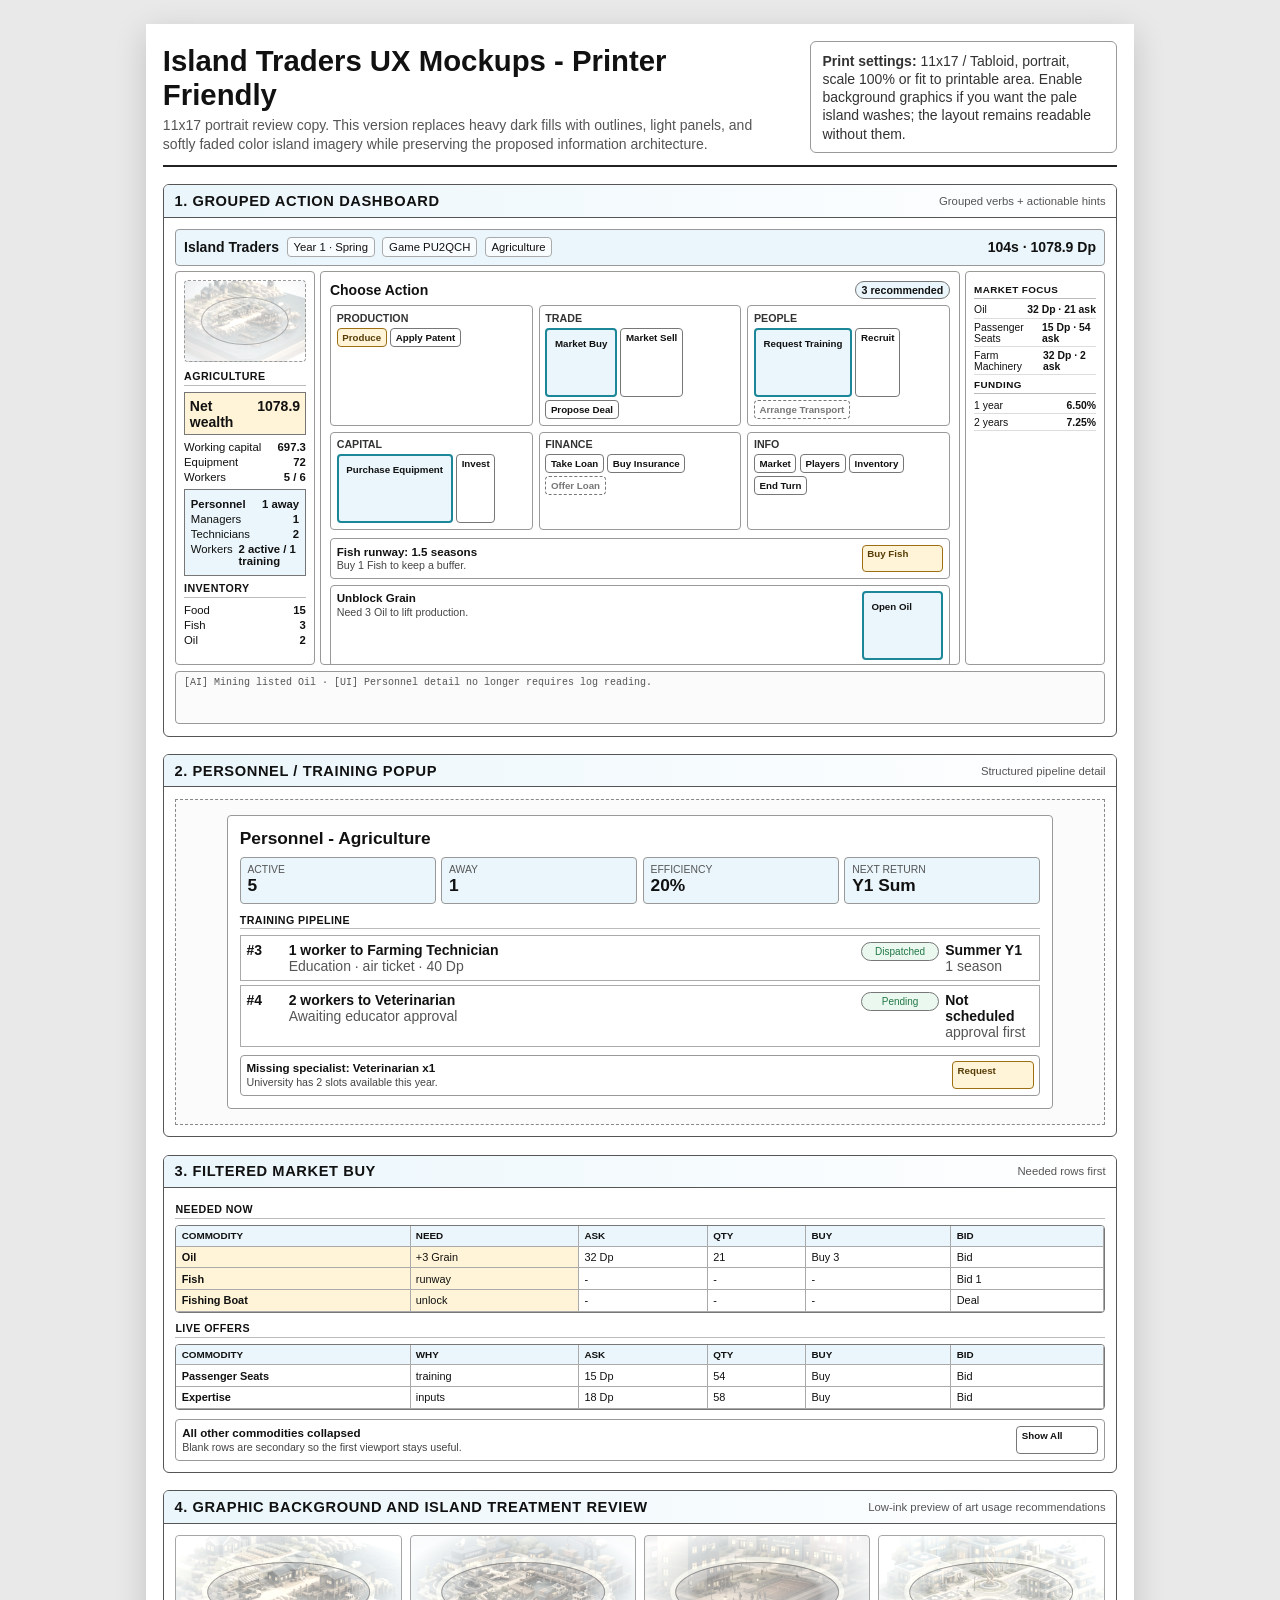
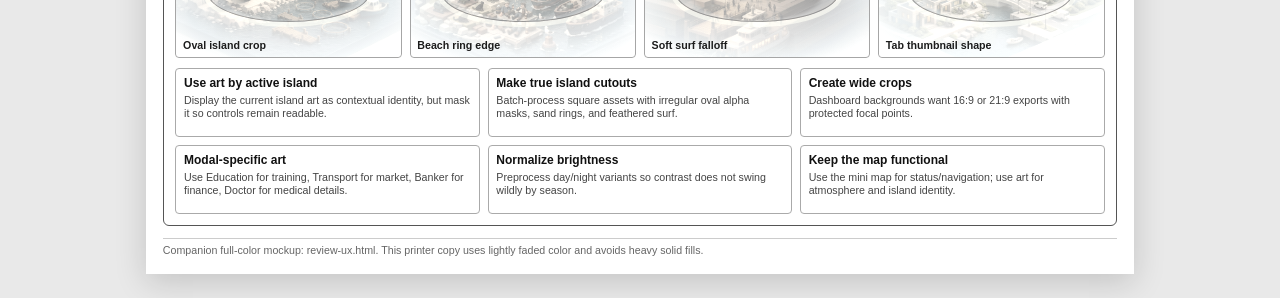
<file: requirements/mockups/review-ux-print.html>
<!doctype html>
<html lang="en">
<head>
<meta charset="utf-8">
<meta name="viewport" content="width=device-width, initial-scale=1">
<title>Island Traders UX Mockups - Print Copy</title>
<style>
@page {
  size: 11in 17in;
  margin: .35in;
}
:root {
  --ink:#111;
  --muted:#555;
  --line:#999;
  --soft:#f3f3f3;
  --soft-2:#fafafa;
  --accent:#222;
  --blue-wash:#eaf6fb;
  --gold-wash:#fff4d7;
  --green-wash:#eaf8ef;
  --red-wash:#fff0f1;
  --cyan:#1b8798;
  --gold:#9c6f12;
  --green:#237847;
  --red:#a23c45;
  --radius:6px;
}
*{box-sizing:border-box}
body{
  margin:0;
  background:#fff;
  color:var(--ink);
  font-family:Arial, Helvetica, sans-serif;
  font-size:10.5pt;
}
.sheet{
  max-width:10.3in;
  margin:0 auto;
  padding:.18in;
}
.header{
  display:grid;
  grid-template-columns:minmax(0,1fr) 3.2in;
  gap:.25in;
  align-items:end;
  border-bottom:2px solid #222;
  padding-bottom:.12in;
  margin-bottom:.18in;
}
h1{font-size:22pt;margin:0 0 .04in}
.sub{margin:0;color:var(--muted);line-height:1.35}
.print-note{
  border:1px solid var(--line);
  border-radius:var(--radius);
  padding:.1in .12in;
  color:#333;
  line-height:1.3;
}
.grid{
  display:grid;
  grid-template-columns:1fr;
  gap:.18in;
}
.panel{
  border:1px solid #555;
  border-radius:var(--radius);
  background:#fff;
  overflow:hidden;
  break-inside:avoid;
}
.panel-title{
  display:flex;
  justify-content:space-between;
  gap:.15in;
  align-items:center;
  border-bottom:1px solid #555;
  background:linear-gradient(90deg, var(--blue-wash), #fff);
  padding:.08in .11in;
}
.panel-title h2{
  margin:0;
  font-size:11pt;
  text-transform:uppercase;
  letter-spacing:.04em;
}
.panel-title span{font-size:8.5pt;color:var(--muted)}
.screen{
  padding:.12in;
}
.wire-dashboard{
  display:grid;
  grid-template-columns:1.45in minmax(0,1fr) 1.45in;
  grid-template-rows:.38in 4.1in .56in;
  gap:.06in;
  grid-template-areas:"top top top" "side main rail" "log log log";
  min-height:4.75in;
}
.topbar,.side,.main,.rail,.log,.box,.group,.hint,.dialog,.tile{
  border:1px solid var(--line);
  border-radius:4px;
  background:#fff;
}
.topbar{
  grid-area:top;
  display:flex;
  align-items:center;
  gap:.08in;
  padding:.05in .08in;
  background:var(--blue-wash);
  white-space:nowrap;
  overflow:hidden;
}
.brand{font-weight:700}
.chip{
  border:1px solid #aaa;
  border-radius:4px;
  padding:.03in .06in;
  background:rgba(255,255,255,.72);
  font-size:8.5pt;
}
.side{grid-area:side;padding:.08in;overflow:hidden}
.main{grid-area:main;padding:.09in;overflow:hidden}
.rail{grid-area:rail;padding:.08in;overflow:hidden}
.log{grid-area:log;padding:.06in .08in;font-family:Consolas, monospace;font-size:7.5pt;color:#555;background:#fbfbfb}
.map{
  height:.86in;
  border:1px dashed #777;
  border-radius:4px;
  margin-bottom:.08in;
  position:relative;
  background:
    linear-gradient(180deg, rgba(255,255,255,.58), rgba(255,255,255,.82)),
    url("../../island_traders/server/static/island-art/farmer-day.png") center/cover;
  filter:saturate(.55) contrast(.92) brightness(1.12);
  opacity:.82;
}
.map::before{
  content:"";
  position:absolute;
  left:50%;
  top:50%;
  width:.9in;
  height:.48in;
  transform:translate(-50%,-50%);
  border:1px solid #555;
  border-radius:50%;
  background:
    radial-gradient(ellipse at 50% 55%, rgba(255,244,215,.32), rgba(255,255,255,.2) 54%, rgba(232,246,251,.45) 58%, rgba(255,255,255,.62) 72%),
    linear-gradient(180deg, rgba(255,255,255,.18), rgba(255,255,255,.48)),
    url("../../island_traders/server/static/island-art/farmer-day.png") center/cover;
  filter:saturate(.62) contrast(.95) brightness(1.08);
  opacity:.58;
}
.section-title{
  font-size:8pt;
  font-weight:700;
  text-transform:uppercase;
  letter-spacing:.04em;
  border-bottom:1px solid #bbb;
  padding-bottom:.03in;
  margin:.04in 0 .06in;
}
.stat{
  display:flex;
  justify-content:space-between;
  gap:.06in;
  font-size:8.5pt;
  margin:.03in 0;
}
.stat b{font-weight:700}
.net{
  border:1px solid #777;
  background:var(--gold-wash);
  padding:.05in;
  margin-bottom:.06in;
  display:flex;
  justify-content:space-between;
  font-weight:700;
}
.personnel{
  border:1px solid #777;
  padding:.06in;
  margin:.06in 0;
  background:var(--blue-wash);
}
.action-head{
  display:flex;
  justify-content:space-between;
  align-items:center;
  margin-bottom:.07in;
  font-weight:700;
}
.badge{
  border:1px solid #777;
  border-radius:999px;
  padding:.02in .06in;
  background:var(--blue-wash);
  font-size:8pt;
}
.action-grid{
  display:grid;
  grid-template-columns:repeat(3,minmax(0,1fr));
  gap:.06in;
}
.group{
  padding:.06in;
  min-height:.7in;
}
.group h3{
  margin:0 0 .04in;
  font-size:8pt;
  text-transform:uppercase;
  color:#333;
}
.actions{display:flex;flex-wrap:wrap;gap:.035in}
.button{
  border:1px solid #777;
  border-radius:4px;
  padding:.03in .048in;
  background:#fff;
  font-size:7.3pt;
  font-weight:700;
}
.button.primary{background:var(--gold-wash);border-color:var(--gold);color:#573d08}
.button.rec{border-width:2px;border-color:var(--cyan);background:var(--blue-wash)}
.button.disabled{color:#777;border-style:dashed}
.hints{
  display:grid;
  gap:.055in;
  margin-top:.08in;
}
.hint{
  display:grid;
  grid-template-columns:minmax(0,1fr) .85in;
  gap:.06in;
  padding:.06in;
}
.hint strong{display:block;font-size:8.7pt;margin-bottom:.02in}
.hint p{margin:0;color:#444;font-size:8pt;line-height:1.22}
.rail .section-title{font-size:7.4pt}
.rail .stat{font-size:7.8pt}
.rail .stat{border-bottom:1px solid #ddd;padding-bottom:.025in}
.modal-layout{
  min-height:3.1in;
  border:1px dashed #888;
  padding:.16in;
  background:#fbfbfb;
}
.dialog{
  padding:.12in;
  background:#fff;
  max-width:8.6in;
  margin:0 auto;
}
.dialog h3{font-size:13pt;margin:0 0 .08in}
.summary{
  display:grid;
  grid-template-columns:repeat(4,1fr);
  gap:.06in;
  margin-bottom:.1in;
}
.summary .box{
  padding:.07in;
  background:var(--blue-wash);
  min-height:.48in;
}
.box span{display:block;color:#555;font-size:7.8pt;text-transform:uppercase}
.box b{font-size:13pt}
.batch{
  display:grid;
  grid-template-columns:.38in minmax(0,1fr) .82in .92in;
  gap:.06in;
  border:1px solid #aaa;
  padding:.06in;
  margin:.05in 0;
}
.status{
  border:1px solid #777;
  border-radius:999px;
  text-align:center;
  font-size:7.5pt;
  padding:.03in;
  background:var(--green-wash);
  color:var(--green);
  align-self:start;
}
.market-grid{
  display:grid;
  grid-template-columns:1fr .72fr .55fr .42fr .62fr .65fr;
  border:1px solid #777;
  border-radius:4px;
  overflow:hidden;
}
.market-grid div{
  border-right:1px solid #aaa;
  border-bottom:1px solid #aaa;
  padding:.045in .055in;
  font-size:8.2pt;
}
.market-grid .hd{
  background:var(--blue-wash);
  font-weight:700;
  text-transform:uppercase;
  font-size:7.4pt;
}
.need{background:var(--gold-wash)}
.art-grid{
  display:grid;
  grid-template-columns:repeat(4,1fr);
  gap:.08in;
}
.tile{
  min-height:1.28in;
  position:relative;
  background:
    radial-gradient(ellipse at 50% 54%, rgba(255,244,215,.18), transparent 43%, rgba(232,246,251,.45) 64%, rgba(255,255,255,.75) 84%),
    linear-gradient(180deg, rgba(255,255,255,.58), rgba(255,255,255,.86)),
    var(--art) center/cover;
  filter:saturate(.55) contrast(.92) brightness(1.1);
}
.tile::before{
  content:"";
  position:absolute;
  left:50%;
  top:46%;
  width:72%;
  height:48%;
  transform:translate(-50%,-50%);
  border:1px solid #555;
  border-radius:50%;
  background:
    radial-gradient(ellipse at 50% 55%, rgba(255,244,215,.34), rgba(255,255,255,.16) 54%, rgba(232,246,251,.46) 60%, rgba(255,255,255,.56) 74%),
    linear-gradient(180deg, rgba(255,255,255,.1), rgba(255,255,255,.35)),
    var(--art) center/cover;
  filter:saturate(.68) contrast(.94) brightness(1.08);
  opacity:.62;
  box-shadow:0 0 0 5px rgba(255,244,215,.78);
}
.tile span{
  position:absolute;
  left:.07in;
  right:.07in;
  bottom:.06in;
  font-size:8pt;
  font-weight:700;
}
.recs{
  display:grid;
  grid-template-columns:repeat(3,1fr);
  gap:.08in;
  margin-top:.1in;
}
.rec{
  border:1px solid #aaa;
  border-radius:4px;
  padding:.08in;
  background:#fff;
  min-height:.72in;
}
.rec h3{margin:0 0 .035in;font-size:9pt}
.rec p{margin:0;color:#444;font-size:8pt;line-height:1.25}
.page-break{break-before:page}
.print-footer{
  margin-top:.12in;
  color:#666;
  font-size:8pt;
  border-top:1px solid #ccc;
  padding-top:.06in;
}
@media screen{
  body{background:#e9e9e9}
  .sheet{background:#fff;min-height:17in;box-shadow:0 8px 30px rgba(0,0,0,.16);margin:24px auto}
}
@media print{
  .sheet{padding:0;max-width:none}
  .panel{box-shadow:none}
  a{color:#000;text-decoration:none}
}
</style>
</head>
<body>
<main class="sheet">
  <header class="header">
    <div>
      <h1>Island Traders UX Mockups - Printer Friendly</h1>
      <p class="sub">11x17 portrait review copy. This version replaces heavy dark fills with outlines, light panels, and softly faded color island imagery while preserving the proposed information architecture.</p>
    </div>
    <div class="print-note"><strong>Print settings:</strong> 11x17 / Tabloid, portrait, scale 100% or fit to printable area. Enable background graphics if you want the pale island washes; the layout remains readable without them.</div>
  </header>

  <section class="grid">
    <div class="panel">
      <div class="panel-title">
        <h2>1. Grouped Action Dashboard</h2>
        <span>Grouped verbs + actionable hints</span>
      </div>
      <div class="screen">
        <div class="wire-dashboard">
          <div class="topbar">
            <span class="brand">Island Traders</span>
            <span class="chip">Year 1 · Spring</span>
            <span class="chip">Game PU2QCH</span>
            <span class="chip">Agriculture</span>
            <span style="margin-left:auto;font-weight:700">104s · 1078.9 Dp</span>
          </div>
          <aside class="side">
            <div class="map"></div>
            <div class="section-title">Agriculture</div>
            <div class="net"><span>Net wealth</span><b>1078.9</b></div>
            <div class="stat"><span>Working capital</span><b>697.3</b></div>
            <div class="stat"><span>Equipment</span><b>72</b></div>
            <div class="stat"><span>Workers</span><b>5 / 6</b></div>
            <div class="personnel">
              <div class="stat"><b>Personnel</b><b>1 away</b></div>
              <div class="stat"><span>Managers</span><b>1</b></div>
              <div class="stat"><span>Technicians</span><b>2</b></div>
              <div class="stat"><span>Workers</span><b>2 active / 1 training</b></div>
            </div>
            <div class="section-title">Inventory</div>
            <div class="stat"><span>Food</span><b>15</b></div>
            <div class="stat"><span>Fish</span><b>3</b></div>
            <div class="stat"><span>Oil</span><b>2</b></div>
          </aside>
          <section class="main">
            <div class="action-head">
              <span>Choose Action</span>
              <span class="badge">3 recommended</span>
            </div>
            <div class="action-grid">
              <div class="group"><h3>Production</h3><div class="actions"><span class="button primary">Produce</span><span class="button">Apply Patent</span></div></div>
              <div class="group"><h3>Trade</h3><div class="actions"><span class="button rec">Market Buy</span><span class="button">Market Sell</span><span class="button">Propose Deal</span></div></div>
              <div class="group"><h3>People</h3><div class="actions"><span class="button rec">Request Training</span><span class="button">Recruit</span><span class="button disabled">Arrange Transport</span></div></div>
              <div class="group"><h3>Capital</h3><div class="actions"><span class="button rec">Purchase Equipment</span><span class="button">Invest</span></div></div>
              <div class="group"><h3>Finance</h3><div class="actions"><span class="button">Take Loan</span><span class="button">Buy Insurance</span><span class="button disabled">Offer Loan</span></div></div>
              <div class="group"><h3>Info</h3><div class="actions"><span class="button">Market</span><span class="button">Players</span><span class="button">Inventory</span><span class="button">End Turn</span></div></div>
            </div>
            <div class="hints">
              <div class="hint"><div><strong>Fish runway: 1.5 seasons</strong><p>Buy 1 Fish to keep a buffer.</p></div><span class="button primary">Buy Fish</span></div>
              <div class="hint"><div><strong>Unblock Grain</strong><p>Need 3 Oil to lift production.</p></div><span class="button rec">Open Oil</span></div>
              <div class="hint"><div><strong>Capital limits Fish</strong><p>Fishing Boat unlocks Fish capacity.</p></div><span class="button">Equipment</span></div>
            </div>
          </section>
          <aside class="rail">
            <div class="section-title">Market Focus</div>
            <div class="stat"><span>Oil</span><b>32 Dp · 21 ask</b></div>
            <div class="stat"><span>Passenger Seats</span><b>15 Dp · 54 ask</b></div>
            <div class="stat"><span>Farm Machinery</span><b>32 Dp · 2 ask</b></div>
            <div class="section-title">Funding</div>
            <div class="stat"><span>1 year</span><b>6.50%</b></div>
            <div class="stat"><span>2 years</span><b>7.25%</b></div>
          </aside>
          <div class="log">[AI] Mining listed Oil · [UI] Personnel detail no longer requires log reading.</div>
        </div>
      </div>
    </div>

    <div>
      <div class="panel">
        <div class="panel-title">
          <h2>2. Personnel / Training Popup</h2>
          <span>Structured pipeline detail</span>
        </div>
        <div class="screen">
          <div class="modal-layout">
            <div class="dialog">
              <h3>Personnel - Agriculture</h3>
              <div class="summary">
                <div class="box"><span>Active</span><b>5</b></div>
                <div class="box"><span>Away</span><b>1</b></div>
                <div class="box"><span>Efficiency</span><b>20%</b></div>
                <div class="box"><span>Next return</span><b>Y1 Sum</b></div>
              </div>
              <div class="section-title">Training Pipeline</div>
              <div class="batch"><b>#3</b><div><b>1 worker to Farming Technician</b><br><span style="color:#555">Education · air ticket · 40 Dp</span></div><span class="status">Dispatched</span><div><b>Summer Y1</b><br><span style="color:#555">1 season</span></div></div>
              <div class="batch"><b>#4</b><div><b>2 workers to Veterinarian</b><br><span style="color:#555">Awaiting educator approval</span></div><span class="status">Pending</span><div><b>Not scheduled</b><br><span style="color:#555">approval first</span></div></div>
              <div class="hint" style="margin-top:.08in"><div><strong>Missing specialist: Veterinarian x1</strong><p>University has 2 slots available this year.</p></div><span class="button primary">Request</span></div>
            </div>
          </div>
        </div>
      </div>

      <div class="panel" style="margin-top:.18in">
        <div class="panel-title">
          <h2>3. Filtered Market Buy</h2>
          <span>Needed rows first</span>
        </div>
        <div class="screen">
          <div class="section-title">Needed Now</div>
          <div class="market-grid">
            <div class="hd">Commodity</div><div class="hd">Need</div><div class="hd">Ask</div><div class="hd">Qty</div><div class="hd">Buy</div><div class="hd">Bid</div>
            <div class="need"><b>Oil</b></div><div class="need">+3 Grain</div><div>32 Dp</div><div>21</div><div>Buy 3</div><div>Bid</div>
            <div class="need"><b>Fish</b></div><div class="need">runway</div><div>-</div><div>-</div><div>-</div><div>Bid 1</div>
            <div class="need"><b>Fishing Boat</b></div><div class="need">unlock</div><div>-</div><div>-</div><div>-</div><div>Deal</div>
          </div>
          <div class="section-title" style="margin-top:.1in">Live Offers</div>
          <div class="market-grid">
            <div class="hd">Commodity</div><div class="hd">Why</div><div class="hd">Ask</div><div class="hd">Qty</div><div class="hd">Buy</div><div class="hd">Bid</div>
            <div><b>Passenger Seats</b></div><div>training</div><div>15 Dp</div><div>54</div><div>Buy</div><div>Bid</div>
            <div><b>Expertise</b></div><div>inputs</div><div>18 Dp</div><div>58</div><div>Buy</div><div>Bid</div>
          </div>
          <div class="hint" style="margin-top:.1in"><div><strong>All other commodities collapsed</strong><p>Blank rows are secondary so the first viewport stays useful.</p></div><span class="button">Show All</span></div>
        </div>
      </div>
    </div>
  </section>

  <section class="panel" style="margin-top:.18in">
    <div class="panel-title">
      <h2>4. Graphic Background and Island Treatment Review</h2>
      <span>Low-ink preview of art usage recommendations</span>
    </div>
    <div class="screen">
      <div class="art-grid">
        <div class="tile" style="--art:url('../../island_traders/server/static/island-art/farmer-day.png')"><span>Oval island crop</span></div>
        <div class="tile" style="--art:url('../../island_traders/server/static/island-art/transporter-day.png')"><span>Beach ring edge</span></div>
        <div class="tile" style="--art:url('../../island_traders/server/static/island-art/educator-night.png')"><span>Soft surf falloff</span></div>
        <div class="tile" style="--art:url('../../island_traders/server/static/island-art/doctor-day.png')"><span>Tab thumbnail shape</span></div>
      </div>
      <div class="recs">
        <div class="rec"><h3>Use art by active island</h3><p>Display the current island art as contextual identity, but mask it so controls remain readable.</p></div>
        <div class="rec"><h3>Make true island cutouts</h3><p>Batch-process square assets with irregular oval alpha masks, sand rings, and feathered surf.</p></div>
        <div class="rec"><h3>Create wide crops</h3><p>Dashboard backgrounds want 16:9 or 21:9 exports with protected focal points.</p></div>
        <div class="rec"><h3>Modal-specific art</h3><p>Use Education for training, Transport for market, Banker for finance, Doctor for medical details.</p></div>
        <div class="rec"><h3>Normalize brightness</h3><p>Preprocess day/night variants so contrast does not swing wildly by season.</p></div>
        <div class="rec"><h3>Keep the map functional</h3><p>Use the mini map for status/navigation; use art for atmosphere and island identity.</p></div>
      </div>
    </div>
  </section>
  <div class="print-footer">Companion full-color mockup: review-ux.html. This printer copy uses lightly faded color and avoids heavy solid fills.</div>
</main>
</body>
</html>
</file>
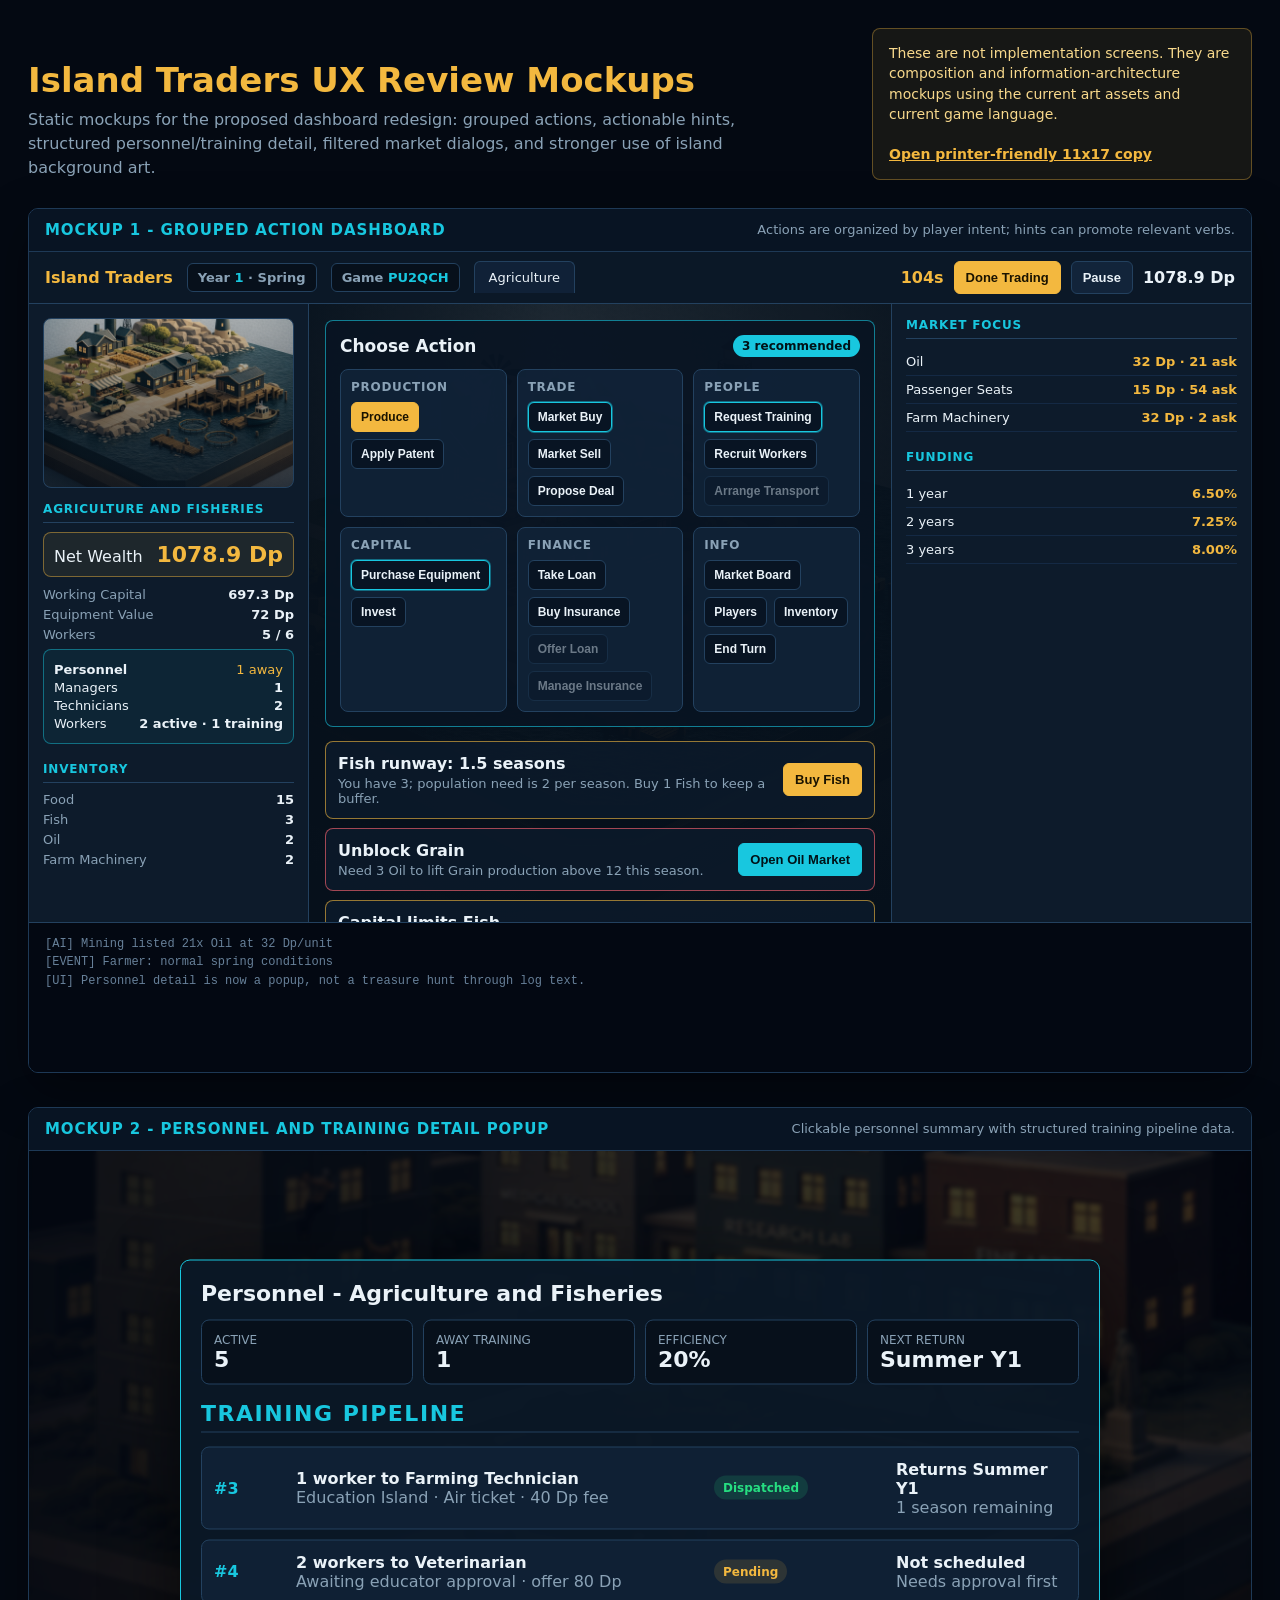
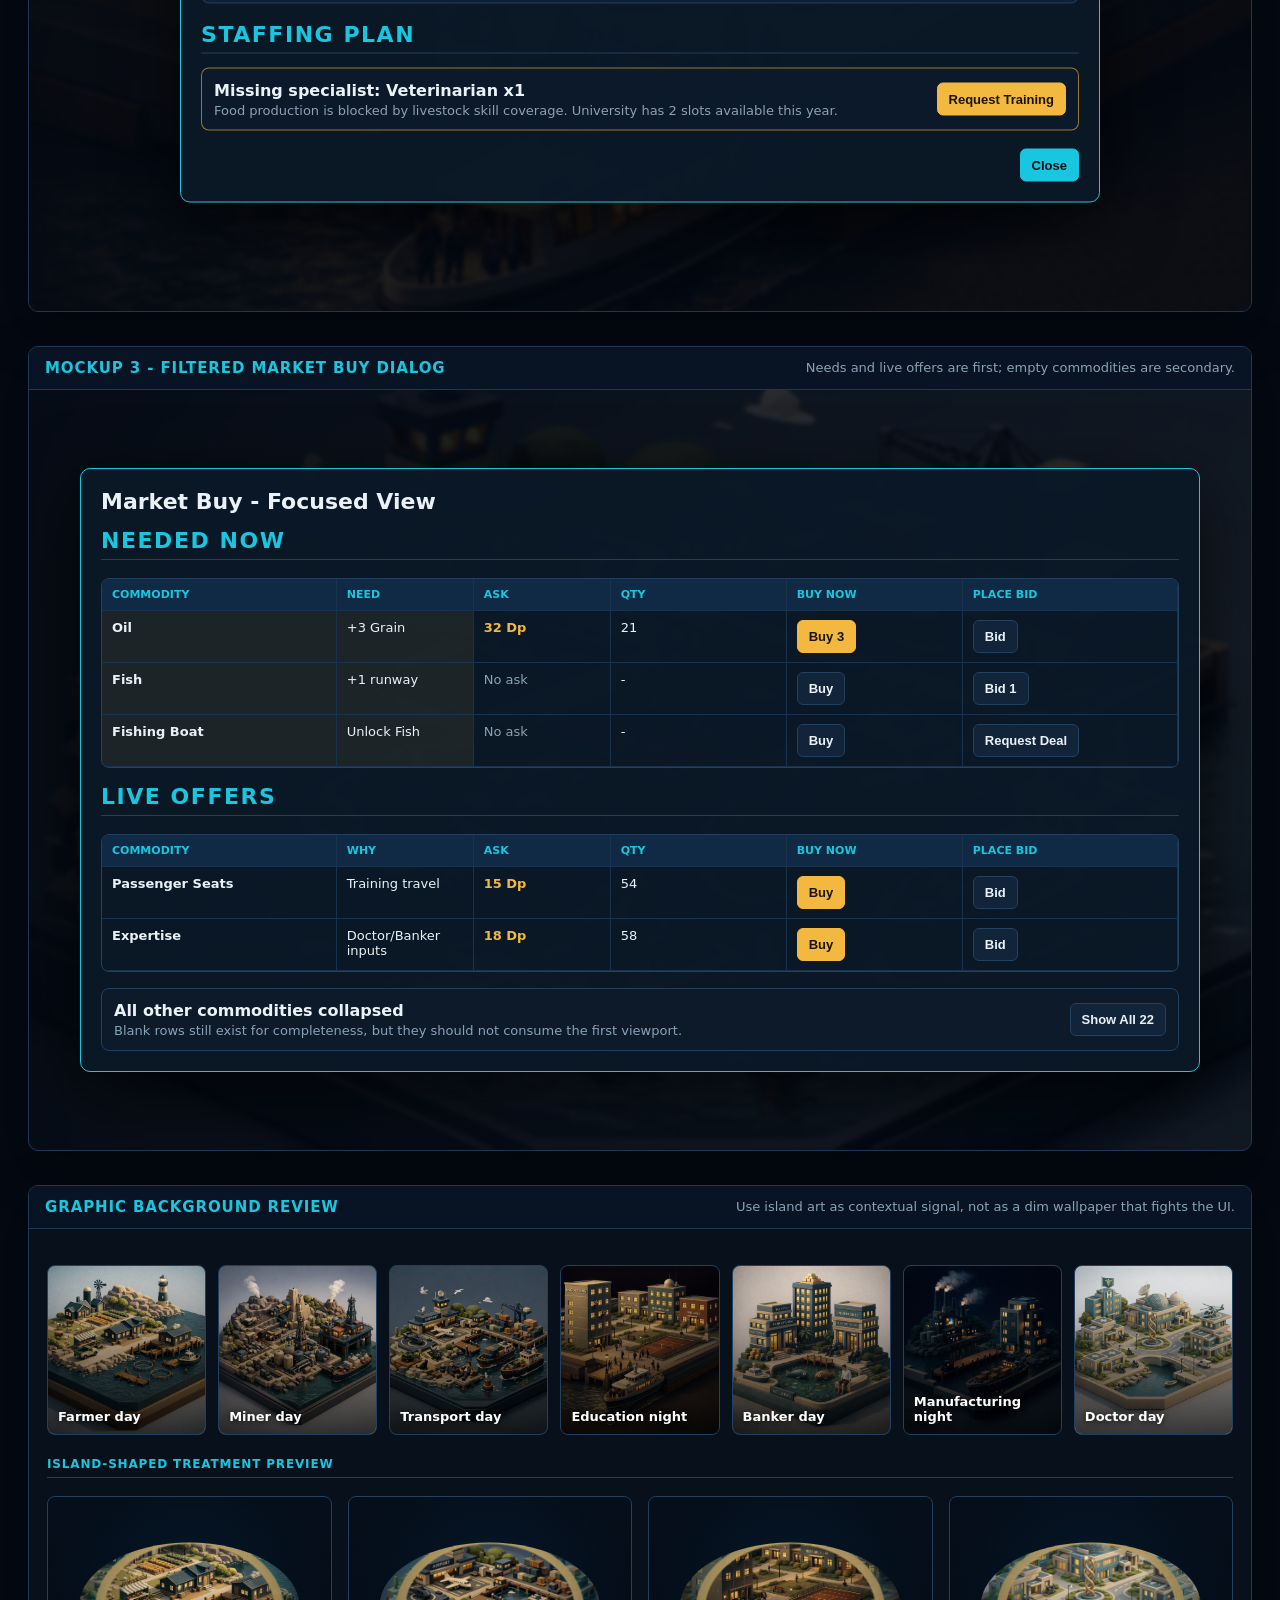
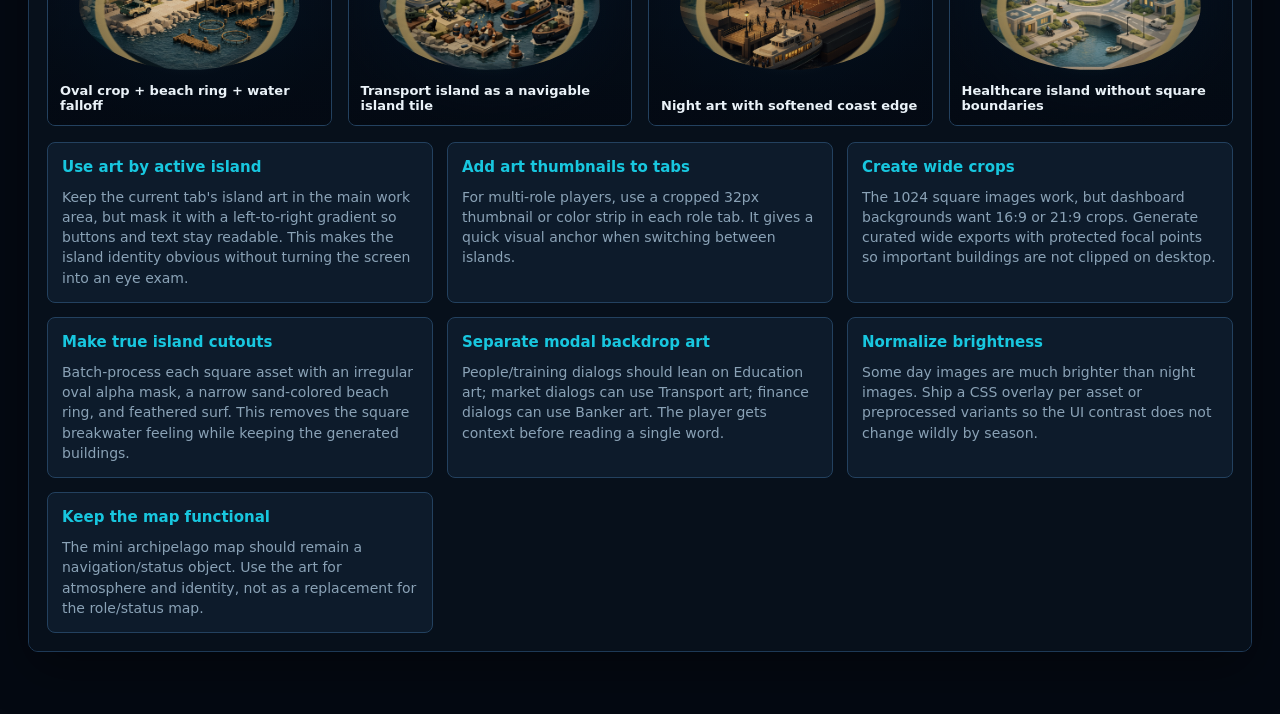
<file: requirements/mockups/review-ux.html>
<!doctype html>
<html lang="en">
<head>
<meta charset="utf-8">
<meta name="viewport" content="width=device-width, initial-scale=1">
<title>Island Traders UX Review Mockups</title>
<style>
:root {
  --bg:#07101b;
  --ink:#eaf2f8;
  --muted:#8aa2b6;
  --panel:#0d1b2b;
  --panel-2:#11243a;
  --line:#23415f;
  --cyan:#18c7df;
  --gold:#f3b83f;
  --green:#26de81;
  --red:#ff6470;
  --violet:#b47bff;
  --radius:8px;
}
*{box-sizing:border-box}
body{
  margin:0;
  background:#040912;
  color:var(--ink);
  font-family:Inter, ui-sans-serif, system-ui, -apple-system, BlinkMacSystemFont, "Segoe UI", sans-serif;
}
.page{
  max-width:1480px;
  margin:0 auto;
  padding:28px;
}
.intro{
  display:grid;
  grid-template-columns:minmax(0,1fr) 380px;
  gap:24px;
  align-items:end;
  margin-bottom:28px;
}
h1{font-size:34px;margin:0 0 8px;color:var(--gold);letter-spacing:0}
.lede{margin:0;color:var(--muted);font-size:16px;line-height:1.5;max-width:780px}
.note{
  border:1px solid rgba(243,184,63,.35);
  background:rgba(243,184,63,.08);
  border-radius:var(--radius);
  padding:14px 16px;
  color:#f8d98c;
  font-size:14px;
  line-height:1.45;
}
.note a{color:var(--gold);font-weight:900}
.mockup{
  border:1px solid #1e3956;
  border-radius:10px;
  overflow:hidden;
  margin:26px 0 34px;
  background:var(--bg);
  box-shadow:0 18px 50px rgba(0,0,0,.35);
}
.mock-title{
  display:flex;
  justify-content:space-between;
  gap:12px;
  align-items:center;
  padding:12px 16px;
  background:#081423;
  border-bottom:1px solid #1e3956;
}
.mock-title h2{font-size:15px;text-transform:uppercase;color:var(--cyan);letter-spacing:.06em;margin:0}
.mock-title span{color:var(--muted);font-size:13px}
.app{
  height:820px;
  display:grid;
  grid-template-columns:280px minmax(0,1fr) 360px;
  grid-template-rows:52px minmax(0,1fr) 150px;
  grid-template-areas:"head head head" "side main rail" "log log log";
  background:#07101b;
}
.topbar{
  grid-area:head;
  display:flex;
  align-items:center;
  gap:14px;
  padding:0 16px;
  background:#0b1827;
  border-bottom:1px solid var(--line);
}
.brand{color:var(--gold);font-weight:800}
.pill{
  border:1px solid var(--line);
  border-radius:6px;
  padding:6px 10px;
  background:#07101b;
  color:var(--muted);
  font-weight:700;
  font-size:13px;
}
.pill strong{color:var(--cyan)}
.tabs{display:flex;gap:3px;overflow:hidden}
.tab{
  padding:8px 14px;
  border:1px solid var(--line);
  border-bottom:none;
  border-radius:6px 6px 0 0;
  color:var(--ink);
  background:#102137;
  font-size:13px;
  white-space:nowrap;
}
.top-actions{margin-left:auto;display:flex;align-items:center;gap:10px}
.timer{color:var(--gold);font-weight:900}
.btn{
  border:1px solid var(--line);
  background:#12243a;
  color:var(--ink);
  border-radius:6px;
  padding:8px 11px;
  font-weight:800;
  font-size:13px;
}
.btn.gold{background:var(--gold);border-color:var(--gold);color:#1a1300}
.btn.cyan{background:var(--cyan);border-color:var(--cyan);color:#001218}
.side{
  grid-area:side;
  background:#0d1b2b;
  border-right:1px solid var(--line);
  padding:14px;
  overflow:hidden;
}
.map-mini{
  height:170px;
  border-radius:var(--radius);
  border:1px solid var(--line);
  background:
    linear-gradient(180deg, rgba(7,16,27,.18), rgba(7,16,27,.8)),
    url("../../island_traders/server/static/island-art/farmer-day.png") center/cover;
  margin-bottom:14px;
}
.section{margin:0 0 18px}
.section h3{
  margin:0 0 9px;
  padding-bottom:6px;
  border-bottom:1px solid var(--line);
  color:var(--cyan);
  font-size:12px;
  text-transform:uppercase;
  letter-spacing:.07em;
}
.stat{display:flex;justify-content:space-between;gap:12px;font-size:13px;margin:5px 0;color:var(--muted)}
.stat strong{color:var(--ink)}
.wealth{
  display:flex;
  justify-content:space-between;
  align-items:baseline;
  border:1px solid rgba(243,184,63,.45);
  background:rgba(243,184,63,.08);
  border-radius:var(--radius);
  padding:9px 10px;
  margin-bottom:10px;
}
.wealth b{font-size:22px;color:var(--gold)}
.click-summary{
  border:1px solid rgba(24,199,223,.45);
  background:rgba(24,199,223,.06);
  border-radius:var(--radius);
  padding:9px 10px;
  margin-top:7px;
}
.click-summary .row{display:flex;justify-content:space-between;font-size:13px;margin:3px 0}
.click-summary .away{color:var(--gold)}
.main{
  grid-area:main;
  position:relative;
  padding:16px;
  overflow:hidden;
  background:#06101b;
}
.main::before{
  content:"";
  position:absolute;
  inset:0;
  background:
    linear-gradient(90deg, rgba(6,16,27,.92) 0%, rgba(6,16,27,.74) 42%, rgba(6,16,27,.9) 100%),
    linear-gradient(180deg, rgba(6,16,27,.38), rgba(6,16,27,.95)),
    url("../../island_traders/server/static/island-art/farmer-day.png") center/cover;
  opacity:.92;
}
.main > *{position:relative}
.action-shell{
  border:1px solid rgba(24,199,223,.6);
  background:rgba(8,20,35,.88);
  border-radius:var(--radius);
  padding:14px;
}
.action-head{display:flex;align-items:center;justify-content:space-between;margin-bottom:12px}
.action-head h3{margin:0;font-size:17px}
.hint-badge{font-size:12px;color:#001218;background:var(--cyan);border-radius:999px;padding:4px 9px;font-weight:900}
.action-grid{
  display:grid;
  grid-template-columns:repeat(3,minmax(0,1fr));
  gap:10px;
}
.action-group{
  border:1px solid var(--line);
  background:rgba(17,36,58,.84);
  border-radius:var(--radius);
  padding:10px;
  min-height:126px;
}
.action-group h4{margin:0 0 8px;font-size:12px;text-transform:uppercase;color:var(--muted);letter-spacing:.06em}
.action-list{display:flex;flex-wrap:wrap;gap:7px}
.action{
  border:1px solid var(--line);
  border-radius:6px;
  background:#081423;
  color:var(--ink);
  padding:7px 9px;
  font-size:12px;
  font-weight:800;
}
.action.primary{background:var(--gold);border-color:var(--gold);color:#1a1300}
.action.recommended{border-color:var(--cyan);box-shadow:0 0 0 1px rgba(24,199,223,.45)}
.action.disabled{opacity:.42}
.hint-list{
  display:grid;
  gap:9px;
  margin-top:14px;
}
.hint{
  display:grid;
  grid-template-columns:minmax(0,1fr) auto;
  gap:12px;
  align-items:center;
  border:1px solid var(--line);
  border-radius:var(--radius);
  background:rgba(13,27,43,.84);
  padding:12px;
}
.hint.warn{border-color:rgba(243,184,63,.6)}
.hint.danger{border-color:rgba(255,100,112,.62)}
.hint strong{display:block;margin-bottom:3px}
.hint p{margin:0;color:var(--muted);font-size:13px}
.rail{
  grid-area:rail;
  background:#0d1b2b;
  border-left:1px solid var(--line);
  padding:14px;
  overflow:hidden;
}
.market-row{display:flex;justify-content:space-between;border-bottom:1px solid #142944;padding:6px 0;font-size:13px}
.market-row b{color:var(--gold)}
.log{
  grid-area:log;
  background:#030812;
  border-top:1px solid var(--line);
  padding:12px 16px;
  color:#678099;
  font-family:"SFMono-Regular", Consolas, monospace;
  font-size:12px;
  line-height:1.55;
}
.modal-screen{
  height:760px;
  position:relative;
  overflow:hidden;
  background:
    linear-gradient(90deg, rgba(4,9,18,.86), rgba(4,9,18,.55)),
    url("../../island_traders/server/static/island-art/educator-night.png") center/cover;
}
.blur-ui{
  position:absolute;
  inset:0;
  background:rgba(4,9,18,.42);
  backdrop-filter:blur(2px);
}
.dialog{
  position:absolute;
  left:50%;
  top:50%;
  transform:translate(-50%,-50%);
  width:min(920px,92%);
  max-height:86%;
  overflow:auto;
  border:1px solid var(--cyan);
  border-radius:10px;
  background:rgba(11,24,39,.96);
  box-shadow:0 20px 70px rgba(0,0,0,.65);
  padding:20px;
}
.dialog h3{margin:0 0 14px;font-size:22px}
.summary-strip{
  display:grid;
  grid-template-columns:repeat(4,1fr);
  gap:10px;
  margin-bottom:16px;
}
.summary-box{border:1px solid var(--line);background:#07101b;border-radius:var(--radius);padding:12px}
.summary-box span{display:block;color:var(--muted);font-size:12px;text-transform:uppercase}
.summary-box b{font-size:22px;color:var(--ink)}
.pipeline{display:grid;gap:10px}
.batch{
  display:grid;
  grid-template-columns:70px minmax(0,1fr) 170px 170px;
  gap:12px;
  align-items:center;
  border:1px solid var(--line);
  background:#0f2034;
  border-radius:var(--radius);
  padding:12px;
}
.batch-id{color:var(--cyan);font-weight:900}
.muted{color:var(--muted)}
.status{justify-self:start;border-radius:999px;padding:5px 9px;background:rgba(38,222,129,.14);color:var(--green);font-size:12px;font-weight:900}
.status.wait{background:rgba(243,184,63,.13);color:var(--gold)}
.market-screen{
  height:760px;
  position:relative;
  overflow:hidden;
  background:
    linear-gradient(90deg, rgba(4,9,18,.9), rgba(4,9,18,.62)),
    url("../../island_traders/server/static/island-art/transporter-day.png") center/cover;
}
.market-dialog{width:min(1120px,94%)}
.market-sections{display:grid;gap:16px}
.resource-grid{display:grid;grid-template-columns:1.2fr .7fr .7fr .9fr .9fr 1.1fr;gap:0;border:1px solid var(--line);border-radius:var(--radius);overflow:hidden}
.resource-grid div{padding:9px 10px;border-bottom:1px solid #19324e;border-right:1px solid #19324e;font-size:13px}
.resource-grid .hd{background:#102944;color:var(--cyan);font-weight:900;text-transform:uppercase;font-size:11px}
.resource-grid .need{background:rgba(243,184,63,.08)}
.resource-grid .buy{color:var(--gold);font-weight:900}
.resource-grid .bid{color:var(--green);font-weight:900}
.art-review{
  display:grid;
  grid-template-columns:repeat(7,minmax(0,1fr));
  gap:12px;
  margin-top:18px;
}
.art-tile{
  min-height:170px;
  border:1px solid var(--line);
  border-radius:var(--radius);
  background-size:cover;
  background-position:center;
  position:relative;
  overflow:hidden;
}
.art-tile::after{
  content:"";
  position:absolute;
  inset:0;
  background:linear-gradient(180deg,rgba(0,0,0,0),rgba(0,0,0,.76));
}
.art-tile span{
  position:absolute;
  z-index:1;
  left:10px;
  right:10px;
  bottom:10px;
  color:#fff;
  font-weight:900;
  text-shadow:0 1px 6px rgba(0,0,0,.8);
  font-size:13px;
}
.island-treatment{
  margin-top:18px;
  display:grid;
  grid-template-columns:repeat(4,minmax(0,1fr));
  gap:16px;
}
.island-frame{
  position:relative;
  min-height:230px;
  border:1px solid var(--line);
  border-radius:var(--radius);
  overflow:hidden;
  background:
    radial-gradient(ellipse at 50% 48%, rgba(68,201,219,.24), transparent 42%),
    linear-gradient(180deg,#06182a,#04101f);
}
.island-frame::before{
  content:"";
  position:absolute;
  left:50%;
  top:48%;
  width:78%;
  aspect-ratio:1.35;
  transform:translate(-50%,-50%);
  border-radius:50%;
  background:
    radial-gradient(ellipse at 50% 52%, transparent 54%, rgba(246,211,132,.95) 55%, rgba(246,211,132,.95) 60%, rgba(24,199,223,.22) 61%, transparent 72%),
    var(--island-art) center/cover;
  box-shadow:
    0 0 0 1px rgba(246,211,132,.5),
    0 12px 30px rgba(0,0,0,.42),
    0 0 34px rgba(24,199,223,.18);
  clip-path:ellipse(50% 39% at 50% 50%);
}
.island-frame::after{
  content:"";
  position:absolute;
  inset:0;
  background:
    radial-gradient(ellipse at 50% 48%, transparent 34%, rgba(4,9,18,.16) 35%, rgba(4,9,18,.65) 76%),
    linear-gradient(180deg, transparent, rgba(0,0,0,.32));
  pointer-events:none;
}
.island-frame span{
  position:absolute;
  z-index:1;
  left:12px;
  right:12px;
  bottom:12px;
  font-size:13px;
  font-weight:900;
  color:var(--ink);
}
.recommendations{
  display:grid;
  grid-template-columns:repeat(3,1fr);
  gap:14px;
  margin-top:16px;
}
.rec{
  border:1px solid var(--line);
  background:#0d1b2b;
  border-radius:var(--radius);
  padding:14px;
  line-height:1.45;
}
.rec h3{margin:0 0 8px;color:var(--cyan);font-size:15px}
.rec p{margin:0;color:var(--muted);font-size:14px}
@media(max-width:980px){
  .page{padding:16px}
  .intro{grid-template-columns:1fr}
  .app{height:auto;grid-template-columns:1fr;grid-template-rows:auto;grid-template-areas:"head" "side" "main" "rail" "log"}
  .topbar{flex-wrap:wrap;height:auto;padding:12px}
  .action-grid,.summary-strip,.recommendations{grid-template-columns:1fr}
  .batch{grid-template-columns:1fr}
  .art-review{grid-template-columns:repeat(2,1fr)}
  .island-treatment{grid-template-columns:1fr}
  .modal-screen,.market-screen{height:880px}
}
</style>
</head>
<body>
<main class="page">
  <section class="intro">
    <div>
      <h1>Island Traders UX Review Mockups</h1>
      <p class="lede">Static mockups for the proposed dashboard redesign: grouped actions, actionable hints, structured personnel/training detail, filtered market dialogs, and stronger use of island background art.</p>
    </div>
    <div class="note">These are not implementation screens. They are composition and information-architecture mockups using the current art assets and current game language.<br><br><a href="review-ux-print.html">Open printer-friendly 11x17 copy</a></div>
  </section>

  <section class="mockup">
    <div class="mock-title">
      <h2>Mockup 1 - Grouped Action Dashboard</h2>
      <span>Actions are organized by player intent; hints can promote relevant verbs.</span>
    </div>
    <div class="app">
      <header class="topbar">
        <div class="brand">Island Traders</div>
        <div class="pill">Year <strong>1</strong> · Spring</div>
        <div class="pill">Game <strong>PU2QCH</strong></div>
        <nav class="tabs"><div class="tab">Agriculture</div></nav>
        <div class="top-actions">
          <div class="timer">104s</div>
          <button class="btn gold">Done Trading</button>
          <button class="btn">Pause</button>
          <strong>1078.9 Dp</strong>
        </div>
      </header>
      <aside class="side">
        <div class="map-mini"></div>
        <section class="section">
          <h3>Agriculture and Fisheries</h3>
          <div class="wealth"><span>Net Wealth</span><b>1078.9 Dp</b></div>
          <div class="stat"><span>Working Capital</span><strong>697.3 Dp</strong></div>
          <div class="stat"><span>Equipment Value</span><strong>72 Dp</strong></div>
          <div class="stat"><span>Workers</span><strong>5 / 6</strong></div>
          <div class="click-summary">
            <div class="row"><strong>Personnel</strong><span class="away">1 away</span></div>
            <div class="row"><span>Managers</span><b>1</b></div>
            <div class="row"><span>Technicians</span><b>2</b></div>
            <div class="row"><span>Workers</span><b>2 active · 1 training</b></div>
          </div>
        </section>
        <section class="section">
          <h3>Inventory</h3>
          <div class="stat"><span>Food</span><strong>15</strong></div>
          <div class="stat"><span>Fish</span><strong>3</strong></div>
          <div class="stat"><span>Oil</span><strong>2</strong></div>
          <div class="stat"><span>Farm Machinery</span><strong>2</strong></div>
        </section>
      </aside>
      <section class="main">
        <div class="action-shell">
          <div class="action-head">
            <h3>Choose Action</h3>
            <span class="hint-badge">3 recommended</span>
          </div>
          <div class="action-grid">
            <div class="action-group">
              <h4>Production</h4>
              <div class="action-list">
                <button class="action primary">Produce</button>
                <button class="action">Apply Patent</button>
              </div>
            </div>
            <div class="action-group">
              <h4>Trade</h4>
              <div class="action-list">
                <button class="action recommended">Market Buy</button>
                <button class="action">Market Sell</button>
                <button class="action">Propose Deal</button>
              </div>
            </div>
            <div class="action-group">
              <h4>People</h4>
              <div class="action-list">
                <button class="action recommended">Request Training</button>
                <button class="action">Recruit Workers</button>
                <button class="action disabled" title="Only Transportation can arrange transport jobs">Arrange Transport</button>
              </div>
            </div>
            <div class="action-group">
              <h4>Capital</h4>
              <div class="action-list">
                <button class="action recommended">Purchase Equipment</button>
                <button class="action">Invest</button>
              </div>
            </div>
            <div class="action-group">
              <h4>Finance</h4>
              <div class="action-list">
                <button class="action">Take Loan</button>
                <button class="action">Buy Insurance</button>
                <button class="action disabled" title="Only Banking and Insurance can offer loans">Offer Loan</button>
                <button class="action disabled" title="No active policies to manage">Manage Insurance</button>
              </div>
            </div>
            <div class="action-group">
              <h4>Info</h4>
              <div class="action-list">
                <button class="action">Market Board</button>
                <button class="action">Players</button>
                <button class="action">Inventory</button>
                <button class="action">End Turn</button>
              </div>
            </div>
          </div>
        </div>
        <div class="hint-list">
          <div class="hint warn">
            <div><strong>Fish runway: 1.5 seasons</strong><p>You have 3; population need is 2 per season. Buy 1 Fish to keep a buffer.</p></div>
            <button class="btn gold">Buy Fish</button>
          </div>
          <div class="hint danger">
            <div><strong>Unblock Grain</strong><p>Need 3 Oil to lift Grain production above 12 this season.</p></div>
            <button class="btn cyan">Open Oil Market</button>
          </div>
          <div class="hint warn">
            <div><strong>Capital limits Fish</strong><p>Fishing Boat unlocks Fish capacity. Market has no boat listed; plan equipment purchase.</p></div>
            <button class="btn">View Equipment</button>
          </div>
        </div>
      </section>
      <aside class="rail">
        <section class="section">
          <h3>Market Focus</h3>
          <div class="market-row"><span>Oil</span><b>32 Dp · 21 ask</b></div>
          <div class="market-row"><span>Passenger Seats</span><b>15 Dp · 54 ask</b></div>
          <div class="market-row"><span>Farm Machinery</span><b>32 Dp · 2 ask</b></div>
        </section>
        <section class="section">
          <h3>Funding</h3>
          <div class="market-row"><span>1 year</span><b>6.50%</b></div>
          <div class="market-row"><span>2 years</span><b>7.25%</b></div>
          <div class="market-row"><span>3 years</span><b>8.00%</b></div>
        </section>
      </aside>
      <div class="log">[AI] Mining listed 21x Oil at 32 Dp/unit<br>[EVENT] Farmer: normal spring conditions<br>[UI] Personnel detail is now a popup, not a treasure hunt through log text.</div>
    </div>
  </section>

  <section class="mockup">
    <div class="mock-title">
      <h2>Mockup 2 - Personnel and Training Detail Popup</h2>
      <span>Clickable personnel summary with structured training pipeline data.</span>
    </div>
    <div class="modal-screen">
      <div class="blur-ui"></div>
      <div class="dialog">
        <h3>Personnel - Agriculture and Fisheries</h3>
        <div class="summary-strip">
          <div class="summary-box"><span>Active</span><b>5</b></div>
          <div class="summary-box"><span>Away Training</span><b>1</b></div>
          <div class="summary-box"><span>Efficiency</span><b>20%</b></div>
          <div class="summary-box"><span>Next Return</span><b>Summer Y1</b></div>
        </div>
        <section class="section">
          <h3>Training Pipeline</h3>
          <div class="pipeline">
            <div class="batch">
              <div class="batch-id">#3</div>
              <div><strong>1 worker to Farming Technician</strong><div class="muted">Education Island · Air ticket · 40 Dp fee</div></div>
              <div class="status">Dispatched</div>
              <div><strong>Returns Summer Y1</strong><div class="muted">1 season remaining</div></div>
            </div>
            <div class="batch">
              <div class="batch-id">#4</div>
              <div><strong>2 workers to Veterinarian</strong><div class="muted">Awaiting educator approval · offer 80 Dp</div></div>
              <div class="status wait">Pending</div>
              <div><strong>Not scheduled</strong><div class="muted">Needs approval first</div></div>
            </div>
          </div>
        </section>
        <section class="section">
          <h3>Staffing Plan</h3>
          <div class="hint warn">
            <div><strong>Missing specialist: Veterinarian x1</strong><p>Food production is blocked by livestock skill coverage. University has 2 slots available this year.</p></div>
            <button class="btn gold">Request Training</button>
          </div>
        </section>
        <div style="text-align:right"><button class="btn cyan">Close</button></div>
      </div>
    </div>
  </section>

  <section class="mockup">
    <div class="mock-title">
      <h2>Mockup 3 - Filtered Market Buy Dialog</h2>
      <span>Needs and live offers are first; empty commodities are secondary.</span>
    </div>
    <div class="market-screen">
      <div class="blur-ui"></div>
      <div class="dialog market-dialog">
        <h3>Market Buy - Focused View</h3>
        <div class="market-sections">
          <section>
            <div class="section"><h3>Needed Now</h3></div>
            <div class="resource-grid">
              <div class="hd">Commodity</div><div class="hd">Need</div><div class="hd">Ask</div><div class="hd">Qty</div><div class="hd">Buy Now</div><div class="hd">Place Bid</div>
              <div class="need"><strong>Oil</strong></div><div class="need">+3 Grain</div><div class="buy">32 Dp</div><div>21</div><div><button class="btn gold">Buy 3</button></div><div><button class="btn">Bid</button></div>
              <div class="need"><strong>Fish</strong></div><div class="need">+1 runway</div><div class="muted">No ask</div><div>-</div><div><button class="btn disabled">Buy</button></div><div><button class="btn">Bid 1</button></div>
              <div class="need"><strong>Fishing Boat</strong></div><div class="need">Unlock Fish</div><div class="muted">No ask</div><div>-</div><div><button class="btn disabled">Buy</button></div><div><button class="btn">Request Deal</button></div>
            </div>
          </section>
          <section>
            <div class="section"><h3>Live Offers</h3></div>
            <div class="resource-grid">
              <div class="hd">Commodity</div><div class="hd">Why</div><div class="hd">Ask</div><div class="hd">Qty</div><div class="hd">Buy Now</div><div class="hd">Place Bid</div>
              <div><strong>Passenger Seats</strong></div><div>Training travel</div><div class="buy">15 Dp</div><div>54</div><div><button class="btn gold">Buy</button></div><div><button class="btn">Bid</button></div>
              <div><strong>Expertise</strong></div><div>Doctor/Banker inputs</div><div class="buy">18 Dp</div><div>58</div><div><button class="btn gold">Buy</button></div><div><button class="btn">Bid</button></div>
            </div>
          </section>
          <section class="hint">
            <div><strong>All other commodities collapsed</strong><p>Blank rows still exist for completeness, but they should not consume the first viewport.</p></div>
            <button class="btn">Show All 22</button>
          </section>
        </div>
      </div>
    </div>
  </section>

  <section class="mockup">
    <div class="mock-title">
      <h2>Graphic Background Review</h2>
      <span>Use island art as contextual signal, not as a dim wallpaper that fights the UI.</span>
    </div>
    <div style="padding:18px;background:#07101b">
      <div class="art-review">
        <div class="art-tile" style="background-image:url('../../island_traders/server/static/island-art/farmer-day.png')"><span>Farmer day</span></div>
        <div class="art-tile" style="background-image:url('../../island_traders/server/static/island-art/miner-day.png')"><span>Miner day</span></div>
        <div class="art-tile" style="background-image:url('../../island_traders/server/static/island-art/transporter-day.png')"><span>Transport day</span></div>
        <div class="art-tile" style="background-image:url('../../island_traders/server/static/island-art/educator-night.png')"><span>Education night</span></div>
        <div class="art-tile" style="background-image:url('../../island_traders/server/static/island-art/banker-day.png')"><span>Banker day</span></div>
        <div class="art-tile" style="background-image:url('../../island_traders/server/static/island-art/manufacturer-night.png')"><span>Manufacturing night</span></div>
        <div class="art-tile" style="background-image:url('../../island_traders/server/static/island-art/doctor-day.png')"><span>Doctor day</span></div>
      </div>
      <div class="section" style="margin-top:22px">
        <h3>Island-shaped treatment preview</h3>
      </div>
      <div class="island-treatment">
        <div class="island-frame" style="--island-art:url('../../island_traders/server/static/island-art/farmer-day.png')"><span>Oval crop + beach ring + water falloff</span></div>
        <div class="island-frame" style="--island-art:url('../../island_traders/server/static/island-art/transporter-day.png')"><span>Transport island as a navigable island tile</span></div>
        <div class="island-frame" style="--island-art:url('../../island_traders/server/static/island-art/educator-night.png')"><span>Night art with softened coast edge</span></div>
        <div class="island-frame" style="--island-art:url('../../island_traders/server/static/island-art/doctor-day.png')"><span>Healthcare island without square boundaries</span></div>
      </div>
      <div class="recommendations">
        <div class="rec">
          <h3>Use art by active island</h3>
          <p>Keep the current tab's island art in the main work area, but mask it with a left-to-right gradient so buttons and text stay readable. This makes the island identity obvious without turning the screen into an eye exam.</p>
        </div>
        <div class="rec">
          <h3>Add art thumbnails to tabs</h3>
          <p>For multi-role players, use a cropped 32px thumbnail or color strip in each role tab. It gives a quick visual anchor when switching between islands.</p>
        </div>
        <div class="rec">
          <h3>Create wide crops</h3>
          <p>The 1024 square images work, but dashboard backgrounds want 16:9 or 21:9 crops. Generate curated wide exports with protected focal points so important buildings are not clipped on desktop.</p>
        </div>
        <div class="rec">
          <h3>Make true island cutouts</h3>
          <p>Batch-process each square asset with an irregular oval alpha mask, a narrow sand-colored beach ring, and feathered surf. This removes the square breakwater feeling while keeping the generated buildings.</p>
        </div>
        <div class="rec">
          <h3>Separate modal backdrop art</h3>
          <p>People/training dialogs should lean on Education art; market dialogs can use Transport art; finance dialogs can use Banker art. The player gets context before reading a single word.</p>
        </div>
        <div class="rec">
          <h3>Normalize brightness</h3>
          <p>Some day images are much brighter than night images. Ship a CSS overlay per asset or preprocessed variants so the UI contrast does not change wildly by season.</p>
        </div>
        <div class="rec">
          <h3>Keep the map functional</h3>
          <p>The mini archipelago map should remain a navigation/status object. Use the art for atmosphere and identity, not as a replacement for the role/status map.</p>
        </div>
      </div>
    </div>
  </section>
</main>
</body>
</html>
</file>
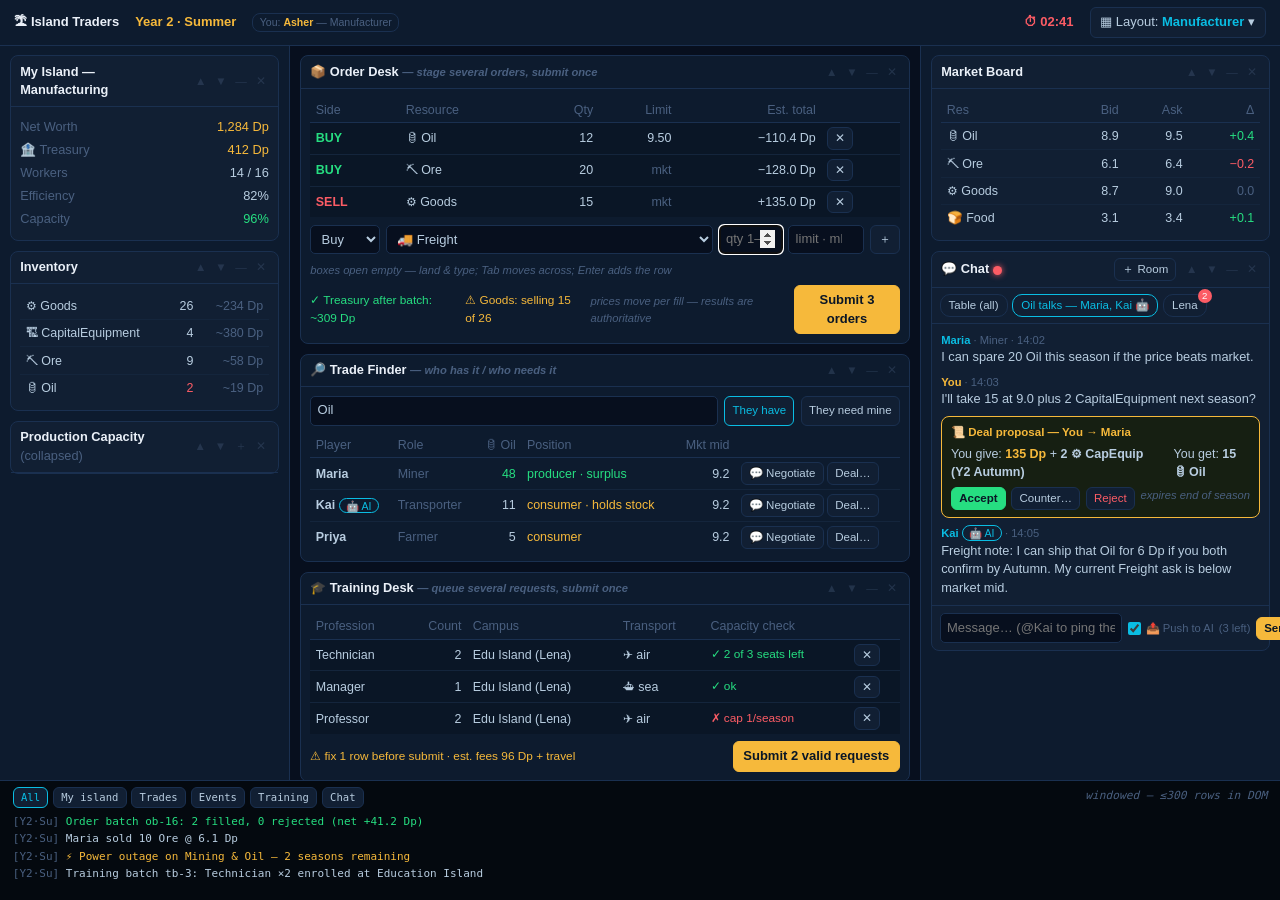
<file: requirements/mockups/ui-v2-modular.html>
<!DOCTYPE html>
<html lang="en">
<head>
<meta charset="utf-8">
<title>Island Traders — UI v2 Mockup (modular tiles, desks, trade finder, chat)</title>
<meta name="viewport" content="width=device-width, initial-scale=1">
<style>
:root {
  --bg:#070f1e; --panel:#0d1b2e; --panel2:#111f33; --border:#1a3050;
  --text:#b8cde0; --heading:#eaf0f8; --accent:#0abde3; --gold:#f6b93b;
  --green:#26de81; --red:#fc5c65; --dim:#4a6080; --radius:8px;
}
*{box-sizing:border-box;margin:0;padding:0}
body{background:var(--bg);color:var(--text);font:13px/1.45 -apple-system,'Segoe UI',Roboto,sans-serif;height:100vh;display:flex;flex-direction:column;overflow:hidden}
button{font:inherit;cursor:pointer;border:1px solid var(--border);background:var(--panel2);color:var(--text);border-radius:6px;padding:.3rem .6rem}
button:hover{border-color:var(--accent)}
.btn-gold{background:var(--gold);color:#0a1626;border-color:var(--gold);font-weight:600}
.btn-green{background:var(--green);color:#0a1626;border-color:var(--green);font-weight:600}
.btn-sm{padding:.12rem .45rem;font-size:.72rem}
input,select{background:var(--bg);color:var(--text);border:1px solid var(--border);border-radius:5px;padding:.28rem .4rem;font:inherit}
.tag{font-size:.66rem;padding:.05rem .4rem;border-radius:8px;border:1px solid var(--border);color:var(--dim)}
.tag.ai{color:var(--accent);border-color:var(--accent)}
.gold{color:var(--gold)} .green{color:var(--green)} .red{color:var(--red)} .dim{color:var(--dim)} .acc{color:var(--accent)}

/* ---------- header ---------- */
header{display:flex;align-items:center;gap:1rem;padding:.45rem .9rem;background:var(--panel);border-bottom:1px solid var(--border)}
header .brand{color:var(--heading);font-weight:700}
header .season{color:var(--gold);font-weight:600}
header .timer{margin-left:auto;color:var(--red);font-weight:700;font-variant-numeric:tabular-nums}
.preset-menu{position:relative}
.preset-pop{display:none;position:absolute;right:0;top:120%;z-index:50;background:var(--panel2);border:1px solid var(--border);border-radius:var(--radius);padding:.5rem;width:230px;box-shadow:0 8px 24px #0008}
.preset-pop.open{display:block}
.preset-pop h4{color:var(--heading);font-size:.75rem;margin-bottom:.35rem}
.preset-pop .row{display:flex;gap:.3rem;flex-wrap:wrap;margin-bottom:.5rem}
.preset-pop label{display:flex;gap:.4rem;align-items:center;font-size:.78rem;padding:.12rem 0}

/* ---------- layout ---------- */
main{flex:1;display:grid;grid-template-columns:290px 1fr 360px;gap:0;min-height:0}
.col{overflow-y:auto;padding:.6rem;display:flex;flex-direction:column;gap:.6rem;min-height:0}
.col.side{background:var(--panel);border-right:1px solid var(--border)}
.col.info{background:var(--panel);border-left:1px solid var(--border)}

/* ---------- tiles ---------- */
.tile{background:var(--panel2);border:1px solid var(--border);border-radius:var(--radius)}
.col.center .tile{background:var(--panel)}
.tile>header{background:none;border-bottom:1px solid var(--border);padding:.4rem .6rem;display:flex;align-items:center;gap:.4rem}
.tile>header h3{font-size:.8rem;color:var(--heading);font-weight:600;flex:1}
.tile>header .tctl{display:flex;gap:.15rem;opacity:.35}
.tile>header:hover .tctl{opacity:1}
.tile>header .tctl button{border:none;background:none;padding:0 .2rem;font-size:.72rem;color:var(--dim)}
.tile>header .tctl button:hover{color:var(--accent)}
.tile .body{padding:.55rem .6rem}
.tile.collapsed .body{display:none}
.stat{display:flex;justify-content:space-between;padding:.14rem 0;font-size:.8rem}
.stat .lbl{color:var(--dim)}
table{width:100%;border-collapse:collapse;font-size:.78rem}
th{color:var(--dim);text-align:left;font-weight:500;padding:.2rem .35rem;border-bottom:1px solid var(--border)}
td{padding:.26rem .35rem;border-bottom:1px solid #14253c}
tr:last-child td{border-bottom:none}
td.num,th.num{text-align:right;font-variant-numeric:tabular-nums}

/* ---------- order desk ---------- */
.basket-row td{background:#0a1626}
.side-buy{color:var(--green);font-weight:600} .side-sell{color:var(--red);font-weight:600}
.desk-add{display:grid;grid-template-columns:70px 1fr 64px 76px 30px;gap:.35rem;margin:.45rem 0}
.desk-foot{display:flex;align-items:center;gap:.6rem;margin-top:.45rem}
.status-ok{color:var(--green);font-size:.74rem} .status-warn{color:var(--gold);font-size:.74rem} .status-bad{color:var(--red);font-size:.74rem}

/* ---------- trade finder ---------- */
.tf-bar{display:flex;gap:.4rem;margin-bottom:.45rem}
.tf-bar input{flex:1}
.surplus{color:var(--green)} .needs{color:var(--gold)}

/* ---------- chat dock ---------- */
.chat{display:flex;flex-direction:column;min-height:330px}
.chat .rooms{display:flex;gap:.3rem;padding:.35rem .5rem;border-bottom:1px solid var(--border);flex-wrap:wrap}
.room-btn{font-size:.72rem;padding:.15rem .5rem;border-radius:10px;position:relative}
.room-btn.active{border-color:var(--accent);color:var(--accent)}
.room-btn .unread{position:absolute;top:-6px;right:-6px;background:var(--red);color:#fff;border-radius:50%;font-size:.6rem;min-width:14px;height:14px;display:inline-flex;align-items:center;justify-content:center;padding:0 2px}
.chat .msgs{flex:1;overflow-y:auto;padding:.5rem .6rem;display:flex;flex-direction:column;gap:.45rem;min-height:140px;max-height:300px}
.msg .who{font-size:.7rem;color:var(--dim)}
.msg .who b{color:var(--accent);font-weight:600}
.msg.me .who b{color:var(--gold)}
.msg .txt{font-size:.8rem}
.deal-card{border:1px solid var(--gold);border-radius:var(--radius);background:#161f12;padding:.45rem .55rem;font-size:.78rem}
.deal-card.accepted{border-color:var(--green);background:#0e1f18}
.deal-card h5{color:var(--gold);font-size:.72rem;margin-bottom:.25rem}
.deal-card .terms{display:flex;gap:.8rem;margin:.2rem 0 .4rem}
.deal-card .acts{display:flex;gap:.35rem}
.composer{border-top:1px solid var(--border);padding:.45rem .5rem;display:flex;gap:.35rem;align-items:center}
.composer input{flex:1}
.push-toggle{font-size:.7rem;display:flex;gap:.3rem;align-items:center;color:var(--dim);white-space:nowrap}
.push-toggle input{accent-color:var(--accent)}

/* ---------- log ---------- */
footer.log{height:120px;background:#04090f;border-top:1px solid var(--border);overflow-y:auto;padding:.4rem .8rem;font:11px/1.6 ui-monospace,Menlo,monospace}
footer.log .lf{display:flex;gap:.3rem;margin-bottom:.3rem}
footer.log .lf button{font-size:.66rem;padding:.05rem .45rem}
footer.log .lf button.active{color:var(--accent);border-color:var(--accent)}
.note{font-size:.7rem;color:var(--dim);font-style:italic}
</style>
</head>
<body>

<header>
  <span class="brand">🏝 Island Traders</span>
  <span class="season">Year 2 · Summer</span>
  <span class="tag">You: <b style="color:var(--gold)">Asher</b> — Manufacturer</span>
  <span class="timer">⏱ 02:41</span>
  <div class="preset-menu">
    <button onclick="document.getElementById('pp').classList.toggle('open')">▦ Layout: <b class="acc">Manufacturer</b> ▾</button>
    <div class="preset-pop" id="pp">
      <h4>Presets</h4>
      <div class="row">
        <button class="btn-sm" style="border-color:var(--accent);color:var(--accent)">Manufacturer (role)</button>
        <button class="btn-sm">Full</button><button class="btn-sm">Trader</button>
        <button class="btn-sm">Focus</button><button class="btn-sm">＋ Save…</button>
      </div>
      <h4>Tiles</h4>
      <label><input type="checkbox" checked> Island Status</label>
      <label><input type="checkbox" checked> Order Desk</label>
      <label><input type="checkbox" checked> Trade Finder</label>
      <label><input type="checkbox" checked> Training Desk</label>
      <label><input type="checkbox"> Insurance</label>
      <label><input type="checkbox"> Funding Rates</label>
      <label><input type="checkbox" checked> Chat</label>
      <div class="note" style="margin-top:.3rem">Role presets seed defaults; ▲▼ on a tile reorders it.</div>
    </div>
  </div>
</header>

<main>
  <!-- ============ LEFT: my island ============ -->
  <div class="col side">
    <div class="tile">
      <header><h3>My Island — Manufacturing</h3>
        <div class="tctl"><button title="Move up">▲</button><button title="Move down">▼</button><button title="Collapse">—</button><button title="Hide">✕</button></div>
      </header>
      <div class="body">
        <div class="stat"><span class="lbl">Net Worth</span><span class="gold">1,284 Dp</span></div>
        <div class="stat"><span class="lbl">🏦 Treasury</span><span class="gold">412 Dp</span></div>
        <div class="stat"><span class="lbl">Workers</span><span>14 / 16</span></div>
        <div class="stat"><span class="lbl">Efficiency</span><span>82%</span></div>
        <div class="stat"><span class="lbl">Capacity</span><span class="green">96%</span></div>
      </div>
    </div>
    <div class="tile">
      <header><h3>Inventory</h3>
        <div class="tctl"><button>▲</button><button>▼</button><button>—</button><button>✕</button></div>
      </header>
      <div class="body">
        <table>
          <tr><td>⚙ Goods</td><td class="num">26</td><td class="num dim">~234 Dp</td></tr>
          <tr><td>🏗 CapitalEquipment</td><td class="num">4</td><td class="num dim">~380 Dp</td></tr>
          <tr><td>⛏ Ore</td><td class="num">9</td><td class="num dim">~58 Dp</td></tr>
          <tr><td>🛢 Oil</td><td class="num red">2</td><td class="num dim">~19 Dp</td></tr>
        </table>
      </div>
    </div>
    <div class="tile collapsed">
      <header><h3>Production Capacity <span class="dim" style="font-weight:400">(collapsed)</span></h3>
        <div class="tctl"><button>▲</button><button>▼</button><button onclick="this.closest('.tile').classList.toggle('collapsed')">＋</button><button>✕</button></div>
      </header>
      <div class="body">…</div>
    </div>
  </div>

  <!-- ============ CENTER: desks ============ -->
  <div class="col center">
    <div class="tile">
      <header><h3>📦 Order Desk <span class="note">— stage several orders, submit once</span></h3>
        <div class="tctl"><button>▲</button><button>▼</button><button>—</button><button>✕</button></div>
      </header>
      <div class="body">
        <table id="basket">
          <thead><tr><th>Side</th><th>Resource</th><th class="num">Qty</th><th class="num">Limit</th><th class="num">Est. total</th><th></th></tr></thead>
          <tbody>
            <tr class="basket-row"><td class="side-buy">BUY</td><td>🛢 Oil</td><td class="num">12</td><td class="num">9.50</td><td class="num">−110.4 Dp</td><td><button class="btn-sm">✕</button></td></tr>
            <tr class="basket-row"><td class="side-buy">BUY</td><td>⛏ Ore</td><td class="num">20</td><td class="num dim">mkt</td><td class="num">−128.0 Dp</td><td><button class="btn-sm">✕</button></td></tr>
            <tr class="basket-row"><td class="side-sell">SELL</td><td>⚙ Goods</td><td class="num">15</td><td class="num dim">mkt</td><td class="num">+135.0 Dp</td><td><button class="btn-sm">✕</button></td></tr>
          </tbody>
        </table>
        <div class="desk-add">
          <select tabindex="1"><option>Buy</option><option>Sell</option></select>
          <select tabindex="2"><option>🚚 Freight</option><option>🛢 Oil</option><option>⛏ Ore</option><option>🍞 Food</option></select>
          <input type="number" inputmode="numeric" placeholder="qty 1–99" tabindex="3" autofocus>
          <input type="number" inputmode="decimal" placeholder="limit · mkt 7.2" tabindex="4">
          <button class="btn-sm" tabindex="5" onclick="addRow()">＋</button>
        </div>
        <div class="note">boxes open empty — land &amp; type; Tab moves across; Enter adds the row</div>
        <div class="desk-foot">
          <span class="status-ok">✓ Treasury after batch: ~309 Dp</span>
          <span class="status-warn">⚠ Goods: selling 15 of 26</span>
          <span style="margin-left:auto" class="note">prices move per fill — results are authoritative</span>
          <button class="btn-gold">Submit 3 orders</button>
        </div>
      </div>
    </div>

    <div class="tile">
      <header><h3>🔎 Trade Finder <span class="note">— who has it / who needs it</span></h3>
        <div class="tctl"><button>▲</button><button>▼</button><button>—</button><button>✕</button></div>
      </header>
      <div class="body">
        <div class="tf-bar">
          <input value="Oil" placeholder="search a resource…">
          <button class="btn-sm" style="border-color:var(--accent);color:var(--accent)">They have</button>
          <button class="btn-sm">They need mine</button>
        </div>
        <table>
          <thead><tr><th>Player</th><th>Role</th><th class="num">🛢 Oil</th><th>Position</th><th class="num">Mkt mid</th><th></th></tr></thead>
          <tbody>
            <tr><td><b>Maria</b></td><td class="dim">Miner</td><td class="num green">48</td><td class="surplus">producer · surplus</td><td class="num">9.2</td>
                <td><button class="btn-sm" onclick="openNegotiation()">💬 Negotiate</button> <button class="btn-sm">Deal…</button></td></tr>
            <tr><td><b>Kai</b> <span class="tag ai">🤖 AI</span></td><td class="dim">Transporter</td><td class="num">11</td><td class="needs">consumer · holds stock</td><td class="num">9.2</td>
                <td><button class="btn-sm" onclick="openNegotiation()">💬 Negotiate</button> <button class="btn-sm">Deal…</button></td></tr>
            <tr><td><b>Priya</b></td><td class="dim">Farmer</td><td class="num">5</td><td class="needs">consumer</td><td class="num">9.2</td>
                <td><button class="btn-sm">💬 Negotiate</button> <button class="btn-sm">Deal…</button></td></tr>
          </tbody>
        </table>
      </div>
    </div>

    <div class="tile">
      <header><h3>🎓 Training Desk <span class="note">— queue several requests, submit once</span></h3>
        <div class="tctl"><button>▲</button><button>▼</button><button>—</button><button>✕</button></div>
      </header>
      <div class="body">
        <table>
          <thead><tr><th>Profession</th><th class="num">Count</th><th>Campus</th><th>Transport</th><th>Capacity check</th><th></th></tr></thead>
          <tbody>
            <tr class="basket-row"><td>Technician</td><td class="num">2</td><td>Edu Island (Lena)</td><td>✈ air</td><td class="status-ok">✓ 2 of 3 seats left</td><td><button class="btn-sm">✕</button></td></tr>
            <tr class="basket-row"><td>Manager</td><td class="num">1</td><td>Edu Island (Lena)</td><td>⛴ sea</td><td class="status-ok">✓ ok</td><td><button class="btn-sm">✕</button></td></tr>
            <tr class="basket-row"><td>Professor</td><td class="num">2</td><td>Edu Island (Lena)</td><td>✈ air</td><td class="status-bad">✗ cap 1/season</td><td><button class="btn-sm">✕</button></td></tr>
          </tbody>
        </table>
        <div class="desk-foot">
          <span class="status-warn">⚠ fix 1 row before submit · est. fees 96 Dp + travel</span>
          <button class="btn-gold" style="margin-left:auto">Submit 2 valid requests</button>
        </div>
      </div>
    </div>
  </div>

  <!-- ============ RIGHT: market + chat ============ -->
  <div class="col info">
    <div class="tile">
      <header><h3>Market Board</h3>
        <div class="tctl"><button>▲</button><button>▼</button><button>—</button><button>✕</button></div>
      </header>
      <div class="body">
        <table>
          <thead><tr><th>Res</th><th class="num">Bid</th><th class="num">Ask</th><th class="num">Δ</th></tr></thead>
          <tbody>
            <tr><td>🛢 Oil</td><td class="num">8.9</td><td class="num">9.5</td><td class="num green">+0.4</td></tr>
            <tr><td>⛏ Ore</td><td class="num">6.1</td><td class="num">6.4</td><td class="num red">−0.2</td></tr>
            <tr><td>⚙ Goods</td><td class="num">8.7</td><td class="num">9.0</td><td class="num dim">0.0</td></tr>
            <tr><td>🍞 Food</td><td class="num">3.1</td><td class="num">3.4</td><td class="num green">+0.1</td></tr>
          </tbody>
        </table>
      </div>
    </div>

    <div class="tile chat" id="chat-tile">
      <header><h3>💬 Chat <span title="Unread messages in a thread" style="display:inline-block;width:9px;height:9px;border-radius:50%;background:var(--red);box-shadow:0 0 6px var(--red);vertical-align:middle"></span></h3>
        <button class="btn-sm" title="New room">＋ Room</button>
        <div class="tctl"><button>▲</button><button>▼</button><button>—</button><button>✕</button></div>
      </header>
      <div class="rooms">
        <button class="room-btn">Table (all)</button>
        <button class="room-btn active">Oil talks — Maria, Kai 🤖</button>
        <button class="room-btn">Lena<span class="unread">2</span></button>
      </div>
      <div class="msgs" id="msgs">
        <div class="msg"><div class="who"><b>Maria</b> · Miner · 14:02</div><div class="txt">I can spare 20 Oil this season if the price beats market.</div></div>
        <div class="msg me"><div class="who"><b>You</b> · 14:03</div><div class="txt">I'll take 15 at 9.0 plus 2 CapitalEquipment next season?</div></div>
        <div class="deal-card">
          <h5>📜 Deal proposal — You → Maria</h5>
          <div class="terms"><span>You give: <b class="gold">135 Dp</b> + <b>2 ⚙ CapEquip (Y2 Autumn)</b></span><span>You get: <b>15 🛢 Oil</b></span></div>
          <div class="acts"><button class="btn-green btn-sm">Accept</button><button class="btn-sm">Counter…</button><button class="btn-sm" style="color:var(--red)">Reject</button>
            <span class="note" style="margin-left:auto">expires end of season</span></div>
        </div>
        <div class="msg"><div class="who"><b>Kai</b> <span class="tag ai">🤖 AI</span> · 14:05</div><div class="txt">Freight note: I can ship that Oil for 6 Dp if you both confirm by Autumn. My current Freight ask is below market mid.</div></div>
      </div>
      <div class="composer">
        <input placeholder="Message… (@Kai to ping the AI)">
        <label class="push-toggle" title="Deliver this thread to the AI participant now and request a reply (3 pushes left this season)">
          <input type="checkbox" checked> 📤 Push to AI <span class="dim">(3 left)</span>
        </label>
        <button class="btn-gold btn-sm">Send</button>
      </div>
    </div>
  </div>
</main>

<!-- ============ LOG ============ -->
<footer class="log">
  <div class="lf">
    <button class="active">All</button><button>My island</button><button>Trades</button><button>Events</button><button>Training</button><button>Chat</button>
    <span class="note" style="margin-left:auto">windowed — ≤300 rows in DOM</span>
  </div>
  <div><span class="dim">[Y2·Su]</span> <span class="green">Order batch ob-16: 2 filled, 0 rejected (net +41.2 Dp)</span></div>
  <div><span class="dim">[Y2·Su]</span> Maria sold 10 Ore @ 6.1 Dp</div>
  <div><span class="dim">[Y2·Su]</span> <span class="gold">⚡ Power outage on Mining & Oil — 2 seasons remaining</span></div>
  <div><span class="dim">[Y2·Su]</span> Training batch tb-3: Technician ×2 enrolled at Education Island</div>
</footer>

<script>
// Mockup-only interactivity, so reviewers can feel the flows.
function addRow(){
  const tb=document.querySelector('#basket tbody');
  const tr=document.createElement('tr');tr.className='basket-row';
  tr.innerHTML='<td class="side-buy">BUY</td><td>🚚 Freight</td><td class="num">6</td><td class="num dim">mkt</td><td class="num">−43.2 Dp</td><td><button class="btn-sm" onclick="this.closest(\'tr\').remove()">✕</button></td>';
  tb.appendChild(tr);
}
function openNegotiation(){
  document.getElementById('chat-tile').scrollIntoView({behavior:'smooth'});
  document.getElementById('chat-tile').style.outline='2px solid var(--accent)';
  setTimeout(()=>document.getElementById('chat-tile').style.outline='',1200);
}
document.querySelectorAll('.basket-row button').forEach(b=>{
  if(b.textContent==='✕') b.onclick=()=>b.closest('tr').remove();
});
</script>
</body>
</html>
</file>
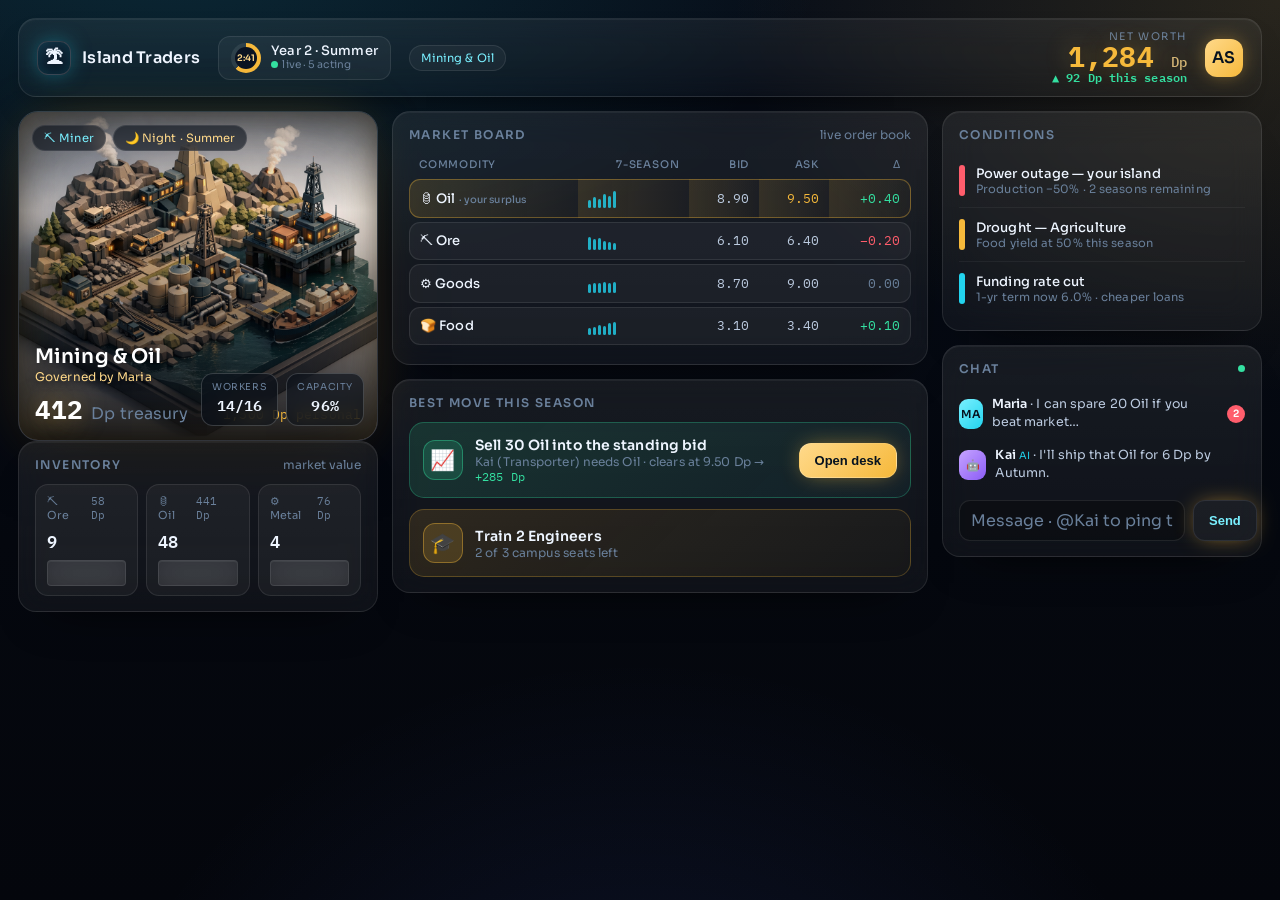
<file: requirements/mockups/ui-v3-premium-art.html>
<!DOCTYPE html>
<html lang="en">
<head>
<meta charset="utf-8">
<title>Island Traders — Premium, art-forward</title>
<meta name="viewport" content="width=device-width, initial-scale=1">
<link rel="preconnect" href="https://fonts.googleapis.com">
<link rel="preconnect" href="https://fonts.gstatic.com" crossorigin>
<link href="https://fonts.googleapis.com/css2?family=Sora:wght@400;500;600;700&family=IBM+Plex+Mono:wght@400;500;600&display=swap" rel="stylesheet">
<style>
:root{
  --gold:#f6b93b; --gold-2:#ffd98a; --cyan:#22d3ee; --cyan-2:#7af0ff;
  --green:#34e0a1; --red:#ff5d6c; --txt:#bccbe0; --dim:#6a809b; --head:#eef5ff;
  --glass:rgba(255,255,255,.045); --glass-2:rgba(255,255,255,.075);
  --stroke:rgba(255,255,255,.09); --stroke-2:rgba(255,255,255,.18);
}
*{box-sizing:border-box;margin:0;padding:0}
body{
  font-family:'Sora',system-ui,sans-serif;color:var(--txt);min-height:100vh;padding:18px;letter-spacing:.1px;
  background:
    radial-gradient(1100px 640px at 14% -10%, rgba(34,211,238,.15), transparent 60%),
    radial-gradient(1000px 720px at 100% 0%, rgba(246,185,59,.14), transparent 55%),
    radial-gradient(900px 760px at 50% 124%, rgba(80,120,255,.12), transparent 60%),
    linear-gradient(180deg,#070d18,#05080f 60%,#04060c);
}
.num{font-family:'IBM Plex Mono',monospace;font-variant-numeric:tabular-nums}
.gold{color:var(--gold)} .green{color:var(--green)} .red{color:var(--red)} .cy{color:var(--cyan)} .dim{color:var(--dim)}
.app{max-width:1280px;margin:0 auto;display:flex;flex-direction:column;gap:14px}

.bar{display:flex;align-items:center;gap:18px;padding:12px 18px;border-radius:18px;
  background:linear-gradient(180deg,rgba(255,255,255,.06),rgba(255,255,255,.02));
  border:1px solid var(--stroke);backdrop-filter:blur(14px);
  box-shadow:0 1px 0 rgba(255,255,255,.06) inset, 0 18px 40px -24px #000}
.brand{display:flex;align-items:center;gap:11px;font-weight:600;color:var(--head);letter-spacing:.3px}
.logo{width:34px;height:34px;border-radius:11px;display:grid;place-items:center;font-size:18px;
  background:radial-gradient(120% 120% at 30% 20%,#123,#06121f);border:1px solid var(--stroke-2);
  box-shadow:0 0 22px -4px rgba(34,211,238,.55), inset 0 0 14px rgba(34,211,238,.18)}
.season{display:flex;align-items:center;gap:10px;padding:6px 12px;border-radius:12px;background:var(--glass);border:1px solid var(--stroke)}
.ring{--p:62;width:30px;height:30px;border-radius:50%;display:grid;place-items:center;
  background:conic-gradient(var(--gold) calc(var(--p)*1%), rgba(255,255,255,.08) 0)}
.ring i{width:22px;height:22px;border-radius:50%;background:#0a1322;display:grid;place-items:center;font-style:normal;font-size:9px;font-weight:600;color:var(--gold-2)}
.spacer{flex:1}
.hero{text-align:right;line-height:1.05}
.hero .lbl{font-size:10.5px;letter-spacing:1.6px;text-transform:uppercase;color:var(--dim)}
.hero .val{font-size:28px;font-weight:700;color:var(--gold);text-shadow:0 0 26px rgba(246,185,59,.45)}
.hero .val small{font-size:14px;font-weight:500;color:var(--gold-2);opacity:.8}
.delta{font-size:12px;font-weight:600}
.avatar{width:38px;height:38px;border-radius:12px;display:grid;place-items:center;font-weight:600;color:#06121f;
  background:linear-gradient(135deg,var(--gold-2),var(--gold));box-shadow:0 0 20px -4px rgba(246,185,59,.6)}
.pill{padding:5px 11px;border-radius:999px;font-size:11.5px;border:1px solid var(--stroke);background:var(--glass);color:var(--cyan-2)}
.live{display:inline-block;width:7px;height:7px;border-radius:50%;background:var(--green);box-shadow:0 0 0 0 rgba(52,224,161,.7);animation:pulse 2s infinite}
@keyframes pulse{0%{box-shadow:0 0 0 0 rgba(52,224,161,.55)}70%{box-shadow:0 0 0 7px rgba(52,224,161,0)}100%{box-shadow:0 0 0 0 rgba(52,224,161,0)}}
@keyframes float{0%,100%{transform:translateY(0)}50%{transform:translateY(-6px)}}

.grid{display:grid;grid-template-columns:360px 1fr 320px;gap:14px;align-items:start}
.card{border-radius:18px;padding:15px 16px;background:linear-gradient(180deg,var(--glass-2),var(--glass));
  border:1px solid var(--stroke);backdrop-filter:blur(16px);box-shadow:0 1px 0 rgba(255,255,255,.05) inset, 0 24px 50px -34px #000}
.card+.card{margin-top:14px}
.card h3{font-size:12px;font-weight:600;letter-spacing:1.4px;text-transform:uppercase;color:var(--dim);
  display:flex;align-items:center;gap:8px;margin-bottom:12px}

/* ===== HERO ISLAND RENDER ===== */
.island-hero{position:relative;border-radius:20px;overflow:hidden;height:330px;
  border:1px solid var(--stroke-2);box-shadow:0 30px 70px -30px #000, 0 0 60px -20px rgba(246,185,59,.35)}
.island-hero .art{position:absolute;inset:0;width:100%;height:100%;object-fit:cover;
  animation:float 9s ease-in-out infinite}
.island-hero .scrim{position:absolute;inset:0;
  background:linear-gradient(180deg,rgba(5,8,15,.25) 0%,transparent 30%,rgba(5,8,15,.55) 72%,rgba(5,8,15,.94) 100%)}
.island-hero .ring-glow{position:absolute;inset:0;box-shadow:inset 0 0 80px rgba(246,185,59,.14), inset 0 0 30px rgba(0,0,0,.5)}
.island-hero .tag{position:absolute;top:13px;left:13px;display:flex;gap:7px}
.island-hero .meta{position:absolute;left:16px;right:16px;bottom:14px}
.island-hero .iname{font-size:20px;font-weight:600;color:#fff;text-shadow:0 2px 18px rgba(0,0,0,.8)}
.island-hero .irole{font-size:12px;color:var(--gold-2);text-shadow:0 1px 10px rgba(0,0,0,.8)}
.island-hero .net{margin-top:8px;display:flex;align-items:baseline;gap:8px}
.island-hero .net b{font-size:26px;font-weight:700;color:#fff;text-shadow:0 0 24px rgba(246,185,59,.5)}
.float-chips{position:absolute;right:13px;bottom:14px;display:flex;gap:8px}
.fchip{padding:7px 10px;border-radius:12px;background:rgba(8,14,24,.6);border:1px solid var(--stroke-2);backdrop-filter:blur(8px);text-align:center}
.fchip .k{font-size:9.5px;letter-spacing:.6px;text-transform:uppercase;color:var(--dim)}
.fchip .v{font-size:15px;font-weight:600;color:var(--head)}

.stat{display:flex;justify-content:space-between;align-items:center;padding:8px 0;border-top:1px solid rgba(255,255,255,.05);font-size:13px}
.stat:first-child{border-top:none}
.stat .k{color:var(--dim)} .stat .v{font-weight:500;color:var(--head)}
.gauge{height:6px;border-radius:6px;background:rgba(255,255,255,.08);overflow:hidden;width:104px}
.gauge i{display:block;height:100%;border-radius:6px;background:linear-gradient(90deg,var(--cyan),var(--green))}
.chips{display:flex;flex-wrap:wrap;gap:8px}
.chip{display:flex;flex-direction:column;gap:5px;padding:9px 11px;border-radius:13px;background:var(--glass);border:1px solid var(--stroke);min-width:88px;flex:1}
.chip .t{font-size:11px;color:var(--dim);display:flex;justify-content:space-between;gap:8px}
.chip .q{font-size:17px;font-weight:600;color:var(--head)}
.chip .bar{height:4px;border-radius:4px;background:rgba(255,255,255,.08);overflow:hidden}
.chip .bar i{display:block;height:100%;background:linear-gradient(90deg,var(--gold),var(--gold-2))}

.mkt{width:100%;border-collapse:separate;border-spacing:0 4px;font-size:13px}
.mkt th{font-size:10.5px;letter-spacing:.8px;text-transform:uppercase;color:var(--dim);text-align:right;padding:0 10px 4px;font-weight:500}
.mkt th:first-child{text-align:left}
.mkt td{padding:9px 10px;background:var(--glass);border-top:1px solid var(--stroke);border-bottom:1px solid var(--stroke)}
.mkt td:first-child{border-left:1px solid var(--stroke);border-radius:11px 0 0 11px;text-align:left;color:var(--head);font-weight:500}
.mkt td:last-child{border-right:1px solid var(--stroke);border-radius:0 11px 11px 0}
.mkt td.n{text-align:right;font-family:'IBM Plex Mono',monospace}
.mkt tr.hot td{background:linear-gradient(90deg,rgba(246,185,59,.14),rgba(246,185,59,.03));border-color:rgba(246,185,59,.35)}
.spark{display:inline-flex;gap:2px;align-items:flex-end;height:18px;vertical-align:middle}
.spark i{width:3px;border-radius:2px;background:var(--cyan);opacity:.8}

.opp{display:flex;gap:12px;align-items:center;padding:13px;border-radius:15px;
  background:linear-gradient(135deg,rgba(52,224,161,.14),rgba(34,211,238,.05));border:1px solid rgba(52,224,161,.28)}
.opp .icon{width:40px;height:40px;border-radius:12px;display:grid;place-items:center;font-size:20px;background:rgba(52,224,161,.16);border:1px solid rgba(52,224,161,.4)}
.opp .body{flex:1}
.opp .body .h{font-weight:600;color:var(--head);font-size:14px}
.opp .body .s{font-size:12px;color:var(--dim)}
.btn{padding:9px 15px;border-radius:12px;font-weight:600;font-size:13px;cursor:pointer;border:1px solid var(--stroke-2);color:#06121f;
  background:linear-gradient(135deg,var(--gold-2),var(--gold));box-shadow:0 0 22px -6px rgba(246,185,59,.7)}
.btn.ghost{background:var(--glass);color:var(--cyan-2);border-color:var(--stroke)}

.ev{display:flex;gap:11px;padding:11px 0;border-top:1px solid rgba(255,255,255,.05)}
.ev:first-of-type{border-top:none}
.ev .sev{width:6px;border-radius:6px;flex-shrink:0}
.ev .c-info{background:var(--cyan)} .ev .c-warn{background:var(--gold)} .ev .c-bad{background:var(--red)}
.ev .h{font-size:13px;color:var(--head);font-weight:500}
.ev .s{font-size:11.5px;color:var(--dim)}

.chat .row{display:flex;gap:9px;align-items:center;padding:8px 0}
.chat .who{width:30px;height:30px;border-radius:9px;display:grid;place-items:center;font-size:11px;font-weight:600;color:#06121f;background:linear-gradient(135deg,#7af0ff,#22d3ee)}
.chat .who.ai{background:linear-gradient(135deg,#c6a4ff,#8b5cf6)}
.chat .msg{font-size:12.5px;color:var(--txt);line-height:1.4}
.chat .msg b{color:var(--head);font-weight:600}
.unread{margin-left:auto;background:var(--red);color:#fff;border-radius:999px;font-size:10px;font-weight:600;min-width:18px;height:18px;display:grid;place-items:center;padding:0 5px}
.composer{margin-top:10px;display:flex;gap:8px}
.composer input{flex:1;background:rgba(0,0,0,.25);border:1px solid var(--stroke);border-radius:11px;padding:9px 11px;color:var(--txt);font:inherit}
.composer input::placeholder{color:var(--dim)}
</style>
</head>
<body>
<div class="app">

  <div class="bar">
    <div class="brand"><span class="logo">🏝</span> Island&nbsp;Traders</div>
    <div class="season"><span class="ring" style="--p:62"><i>2:41</i></span>
      <div style="line-height:1.15"><div style="font-size:13px;color:var(--head);font-weight:500">Year 2 · Summer</div>
        <div style="font-size:10.5px;color:var(--dim)"><span class="live"></span> &nbsp;live · 5 acting</div></div></div>
    <span class="pill">Mining &amp; Oil</span>
    <div class="spacer"></div>
    <div class="hero"><div class="lbl">Net worth</div><div class="val num">1,284 <small>Dp</small></div>
      <div class="delta green num">▲ 92 Dp this season</div></div>
    <div class="avatar">AS</div>
  </div>

  <div class="grid">

    <!-- LEFT: art-forward island hero -->
    <div>
      <div class="island-hero">
        <img class="art" src="/island_traders/server/static/island-art/miner-night.png" alt="Mining & Oil island at night">
        <div class="scrim"></div><div class="ring-glow"></div>
        <div class="tag"><span class="pill" style="background:rgba(8,14,24,.6);backdrop-filter:blur(6px)">⛏ Miner</span>
          <span class="pill" style="background:rgba(8,14,24,.6);backdrop-filter:blur(6px);color:var(--gold-2)">🌙 Night · Summer</span></div>
        <div class="meta">
          <div class="iname">Mining &amp; Oil</div>
          <div class="irole">Governed by Maria</div>
          <div class="net"><b class="num">412</b><span class="dim">Dp treasury</span>
            <span class="gold num" style="margin-left:auto;font-size:13px">1,500 Dp personal</span></div>
        </div>
        <div class="float-chips">
          <div class="fchip"><div class="k">Workers</div><div class="v num">14/16</div></div>
          <div class="fchip"><div class="k">Capacity</div><div class="v num green">96%</div></div>
        </div>
      </div>

      <div class="card">
        <h3>Inventory <span class="dim" style="margin-left:auto;font-weight:400;text-transform:none;letter-spacing:0">market value</span></h3>
        <div class="chips">
          <div class="chip"><div class="t"><span>⛏ Ore</span><span class="num">58 Dp</span></div><div class="q num">9</div><div class="bar"><i style="width:40%"></i></div></div>
          <div class="chip"><div class="t"><span>🛢 Oil</span><span class="num">441 Dp</span></div><div class="q num">48</div><div class="bar"><i style="width:90%"></i></div></div>
          <div class="chip"><div class="t"><span>⚙ Metal</span><span class="num">76 Dp</span></div><div class="q num">4</div><div class="bar"><i style="width:24%"></i></div></div>
        </div>
      </div>
    </div>

    <!-- CENTER: market + opportunity -->
    <div>
      <div class="card">
        <h3>Market board <span class="dim" style="margin-left:auto;font-weight:400;text-transform:none;letter-spacing:0">live order book</span></h3>
        <table class="mkt">
          <thead><tr><th>Commodity</th><th>7-season</th><th>Bid</th><th>Ask</th><th>Δ</th></tr></thead>
          <tbody>
            <tr class="hot"><td>🛢 Oil <span class="dim" style="font-size:10px">· your surplus</span></td>
              <td><span class="spark"><i style="height:8px"></i><i style="height:11px"></i><i style="height:9px"></i><i style="height:14px"></i><i style="height:12px"></i><i style="height:17px"></i></span></td>
              <td class="n">8.90</td><td class="n gold">9.50</td><td class="n green">+0.40</td></tr>
            <tr><td>⛏ Ore</td>
              <td><span class="spark"><i style="height:13px"></i><i style="height:11px"></i><i style="height:12px"></i><i style="height:9px"></i><i style="height:8px"></i><i style="height:7px"></i></span></td>
              <td class="n">6.10</td><td class="n">6.40</td><td class="n red">−0.20</td></tr>
            <tr><td>⚙ Goods</td>
              <td><span class="spark"><i style="height:9px"></i><i style="height:10px"></i><i style="height:10px"></i><i style="height:11px"></i><i style="height:10px"></i><i style="height:11px"></i></span></td>
              <td class="n">8.70</td><td class="n">9.00</td><td class="n dim">0.00</td></tr>
            <tr><td>🍞 Food</td>
              <td><span class="spark"><i style="height:7px"></i><i style="height:8px"></i><i style="height:10px"></i><i style="height:9px"></i><i style="height:12px"></i><i style="height:13px"></i></span></td>
              <td class="n">3.10</td><td class="n">3.40</td><td class="n green">+0.10</td></tr>
          </tbody>
        </table>
      </div>

      <div class="card">
        <h3>Best move this season</h3>
        <div class="opp">
          <div class="icon">📈</div>
          <div class="body"><div class="h">Sell 30 Oil into the standing bid</div>
            <div class="s">Kai (Transporter) needs Oil · clears at 9.50 Dp → <span class="green num">+285 Dp</span></div></div>
          <button class="btn">Open desk</button>
        </div>
        <div style="display:flex;gap:10px;margin-top:11px">
          <div class="opp" style="flex:1;background:linear-gradient(135deg,rgba(246,185,59,.12),rgba(246,185,59,.03));border-color:rgba(246,185,59,.25)">
            <div class="icon" style="background:rgba(246,185,59,.16);border-color:rgba(246,185,59,.4)">🎓</div>
            <div class="body"><div class="h">Train 2 Engineers</div><div class="s">2 of 3 campus seats left</div></div></div>
        </div>
      </div>
    </div>

    <!-- RIGHT: conditions + chat -->
    <div>
      <div class="card">
        <h3>Conditions</h3>
        <div class="ev"><div class="sev c-bad"></div><div><div class="h">Power outage — your island</div><div class="s">Production −50% · 2 seasons remaining</div></div></div>
        <div class="ev"><div class="sev c-warn"></div><div><div class="h">Drought — Agriculture</div><div class="s">Food yield at 50% this season</div></div></div>
        <div class="ev"><div class="sev c-info"></div><div><div class="h">Funding rate cut</div><div class="s">1-yr term now 6.0% · cheaper loans</div></div></div>
      </div>
      <div class="card chat">
        <h3>Chat <span class="live" style="margin-left:auto"></span></h3>
        <div class="row"><span class="who">MA</span><div class="msg"><b>Maria</b> · I can spare 20 Oil if you beat market…</div><span class="unread">2</span></div>
        <div class="row"><span class="who ai">🤖</span><div class="msg"><b>Kai</b> <span class="cy" style="font-size:10px">AI</span> · I'll ship that Oil for 6 Dp by Autumn.</div></div>
        <div class="composer"><input placeholder="Message · @Kai to ping the AI"><button class="btn ghost">Send</button></div>
      </div>
    </div>

  </div>
</div>
</body>
</html>
</file>
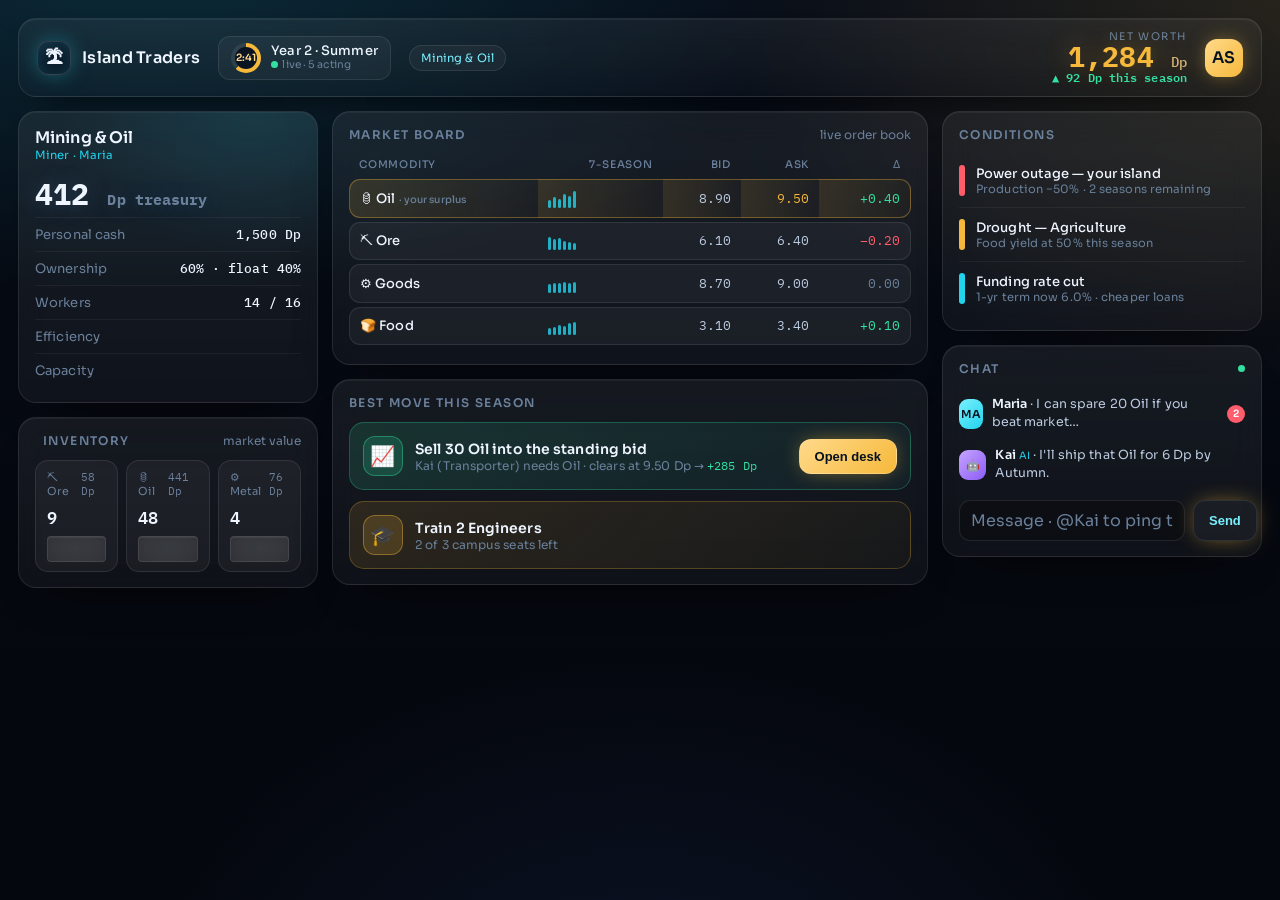
<file: requirements/mockups/ui-v3-premium.html>
<!DOCTYPE html>
<html lang="en">
<head>
<meta charset="utf-8">
<title>Island Traders — Premium UI direction</title>
<meta name="viewport" content="width=device-width, initial-scale=1">
<link rel="preconnect" href="https://fonts.googleapis.com">
<link rel="preconnect" href="https://fonts.gstatic.com" crossorigin>
<link href="https://fonts.googleapis.com/css2?family=Sora:wght@400;500;600;700&family=IBM+Plex+Mono:wght@400;500;600&display=swap" rel="stylesheet">
<style>
:root{
  --bg:#05090f; --gold:#f6b93b; --gold-2:#ffd98a; --cyan:#22d3ee; --cyan-2:#7af0ff;
  --green:#34e0a1; --red:#ff5d6c; --txt:#bccbe0; --dim:#6a809b; --head:#eef5ff;
  --glass:rgba(255,255,255,.045); --glass-2:rgba(255,255,255,.07);
  --stroke:rgba(255,255,255,.09); --stroke-2:rgba(255,255,255,.16);
}
*{box-sizing:border-box;margin:0;padding:0}
body{
  font-family:'Sora',system-ui,sans-serif;color:var(--txt);min-height:100vh;
  background:
    radial-gradient(1100px 620px at 12% -8%, rgba(34,211,238,.16), transparent 60%),
    radial-gradient(1000px 700px at 100% 0%, rgba(246,185,59,.13), transparent 55%),
    radial-gradient(900px 700px at 50% 120%, rgba(80,120,255,.12), transparent 60%),
    linear-gradient(180deg,#070d18,#05080f 60%,#04070d);
  padding:18px;letter-spacing:.1px;
}
.num{font-family:'IBM Plex Mono',monospace;font-variant-numeric:tabular-nums}
.gold{color:var(--gold)} .green{color:var(--green)} .red{color:var(--red)} .cy{color:var(--cyan)} .dim{color:var(--dim)}

.app{max-width:1280px;margin:0 auto;display:flex;flex-direction:column;gap:14px}

/* ---------- top bar ---------- */
.bar{
  display:flex;align-items:center;gap:18px;padding:12px 18px;border-radius:18px;
  background:linear-gradient(180deg,rgba(255,255,255,.06),rgba(255,255,255,.02));
  border:1px solid var(--stroke);backdrop-filter:blur(14px);
  box-shadow:0 1px 0 rgba(255,255,255,.06) inset, 0 18px 40px -24px #000;
}
.brand{display:flex;align-items:center;gap:11px;font-weight:600;color:var(--head);letter-spacing:.3px}
.logo{width:34px;height:34px;border-radius:11px;display:grid;place-items:center;font-size:18px;
  background:radial-gradient(120% 120% at 30% 20%,#123,#06121f);
  border:1px solid var(--stroke-2);box-shadow:0 0 22px -4px rgba(34,211,238,.55), inset 0 0 14px rgba(34,211,238,.18)}
.season{display:flex;align-items:center;gap:10px;padding:6px 12px;border-radius:12px;background:var(--glass);border:1px solid var(--stroke)}
.ring{--p:62;width:30px;height:30px;border-radius:50%;display:grid;place-items:center;font-size:10px;font-weight:600;color:var(--gold-2);
  background:conic-gradient(var(--gold) calc(var(--p)*1%), rgba(255,255,255,.08) 0);}
.ring i{width:22px;height:22px;border-radius:50%;background:#0a1322;display:grid;place-items:center;font-style:normal}
.spacer{flex:1}
.hero{text-align:right;line-height:1.05}
.hero .lbl{font-size:10.5px;letter-spacing:1.6px;text-transform:uppercase;color:var(--dim)}
.hero .val{font-size:28px;font-weight:700;color:var(--gold);text-shadow:0 0 26px rgba(246,185,59,.45)}
.hero .val small{font-size:14px;font-weight:500;color:var(--gold-2);opacity:.8}
.delta{font-size:12px;font-weight:600}
.avatar{width:38px;height:38px;border-radius:12px;display:grid;place-items:center;font-weight:600;color:#06121f;
  background:linear-gradient(135deg,var(--gold-2),var(--gold));box-shadow:0 0 20px -4px rgba(246,185,59,.6)}
.pill{padding:5px 11px;border-radius:999px;font-size:11.5px;border:1px solid var(--stroke);background:var(--glass);color:var(--cyan-2)}
.live{display:inline-block;width:7px;height:7px;border-radius:50%;background:var(--green);box-shadow:0 0 0 0 rgba(52,224,161,.7);animation:pulse 2s infinite}
@keyframes pulse{0%{box-shadow:0 0 0 0 rgba(52,224,161,.55)}70%{box-shadow:0 0 0 7px rgba(52,224,161,0)}100%{box-shadow:0 0 0 0 rgba(52,224,161,0)}}

/* ---------- grid ---------- */
.grid{display:grid;grid-template-columns:300px 1fr 320px;gap:14px;align-items:start}
.card{
  border-radius:18px;padding:15px 16px;
  background:linear-gradient(180deg,var(--glass-2),var(--glass));
  border:1px solid var(--stroke);backdrop-filter:blur(16px);
  box-shadow:0 1px 0 rgba(255,255,255,.05) inset, 0 24px 50px -34px #000;
}
.card+.card{margin-top:14px}
.card h3{font-size:12px;font-weight:600;letter-spacing:1.4px;text-transform:uppercase;color:var(--dim);
  display:flex;align-items:center;gap:8px;margin-bottom:12px}
.card h3 .dot{margin-left:auto}

/* island hero card */
.island{position:relative;overflow:hidden}
.island::before{content:"";position:absolute;inset:0;z-index:0;opacity:.5;
  background:radial-gradient(120% 90% at 80% 0%,rgba(34,211,238,.22),transparent 55%)}
.island>*{position:relative;z-index:1}
.iname{font-size:16px;font-weight:600;color:var(--head)}
.irole{font-size:11.5px;color:var(--cyan)}
.netbig{margin:12px 0 4px;font-size:30px;font-weight:700;color:var(--head);text-shadow:0 0 24px rgba(120,180,255,.25)}
.stat{display:flex;justify-content:space-between;align-items:center;padding:8px 0;border-top:1px solid rgba(255,255,255,.05);font-size:13px}
.stat .k{color:var(--dim)}
.stat .v{font-weight:500;color:var(--head)}
.gauge{height:6px;border-radius:6px;background:rgba(255,255,255,.08);overflow:hidden;margin-top:3px;width:96px}
.gauge i{display:block;height:100%;border-radius:6px;background:linear-gradient(90deg,var(--cyan),var(--green))}

.chips{display:flex;flex-wrap:wrap;gap:8px}
.chip{display:flex;flex-direction:column;gap:5px;padding:9px 11px;border-radius:13px;background:var(--glass);border:1px solid var(--stroke);min-width:78px;flex:1}
.chip .t{font-size:11px;color:var(--dim);display:flex;justify-content:space-between;gap:8px}
.chip .q{font-size:17px;font-weight:600;color:var(--head)}
.chip .bar{height:4px;border-radius:4px;background:rgba(255,255,255,.08);overflow:hidden}
.chip .bar i{display:block;height:100%;background:linear-gradient(90deg,var(--gold),var(--gold-2))}

/* market */
.mkt{width:100%;border-collapse:separate;border-spacing:0 4px;font-size:13px}
.mkt th{font-size:10.5px;letter-spacing:.8px;text-transform:uppercase;color:var(--dim);text-align:right;padding:0 10px 4px;font-weight:500}
.mkt th:first-child{text-align:left}
.mkt td{padding:9px 10px;background:var(--glass);border-top:1px solid var(--stroke);border-bottom:1px solid var(--stroke)}
.mkt td:first-child{border-left:1px solid var(--stroke);border-radius:11px 0 0 11px;text-align:left;color:var(--head);font-weight:500}
.mkt td:last-child{border-right:1px solid var(--stroke);border-radius:0 11px 11px 0}
.mkt td.n{text-align:right;font-family:'IBM Plex Mono',monospace}
.mkt tr.hot td{background:linear-gradient(90deg,rgba(246,185,59,.14),rgba(246,185,59,.03));border-color:rgba(246,185,59,.35)}
.spark{display:inline-flex;gap:2px;align-items:flex-end;height:18px;vertical-align:middle}
.spark i{width:3px;border-radius:2px;background:var(--cyan);opacity:.8}

/* opportunity */
.opp{display:flex;gap:12px;align-items:center;padding:13px;border-radius:15px;
  background:linear-gradient(135deg,rgba(52,224,161,.14),rgba(34,211,238,.05));border:1px solid rgba(52,224,161,.28)}
.opp .icon{width:40px;height:40px;border-radius:12px;display:grid;place-items:center;font-size:20px;
  background:rgba(52,224,161,.16);border:1px solid rgba(52,224,161,.4)}
.opp .body{flex:1}
.opp .body .h{font-weight:600;color:var(--head);font-size:14px}
.opp .body .s{font-size:12px;color:var(--dim)}
.btn{padding:9px 15px;border-radius:12px;font-weight:600;font-size:13px;cursor:pointer;border:1px solid var(--stroke-2);color:#06121f;
  background:linear-gradient(135deg,var(--gold-2),var(--gold));box-shadow:0 0 22px -6px rgba(246,185,59,.7)}
.btn.ghost{background:var(--glass);color:var(--cyan-2);border-color:var(--stroke)}

/* conditions feed */
.ev{display:flex;gap:11px;padding:11px 0;border-top:1px solid rgba(255,255,255,.05)}
.ev:first-of-type{border-top:none}
.ev .sev{width:6px;border-radius:6px;flex-shrink:0}
.ev .c-info{background:var(--cyan)} .ev .c-warn{background:var(--gold)} .ev .c-bad{background:var(--red)}
.ev .h{font-size:13px;color:var(--head);font-weight:500}
.ev .s{font-size:11.5px;color:var(--dim)}

/* chat sliver */
.chat .row{display:flex;gap:9px;align-items:center;padding:8px 0}
.chat .who{width:30px;height:30px;border-radius:9px;display:grid;place-items:center;font-size:11px;font-weight:600;color:#06121f;background:linear-gradient(135deg,#7af0ff,#22d3ee)}
.chat .who.ai{background:linear-gradient(135deg,#c6a4ff,#8b5cf6)}
.chat .msg{font-size:12.5px;color:var(--txt);line-height:1.4}
.chat .msg b{color:var(--head);font-weight:600}
.unread{margin-left:auto;background:var(--red);color:#fff;border-radius:999px;font-size:10px;font-weight:600;min-width:18px;height:18px;display:grid;place-items:center;padding:0 5px}
.composer{margin-top:10px;display:flex;gap:8px}
.composer input{flex:1;background:rgba(0,0,0,.25);border:1px solid var(--stroke);border-radius:11px;padding:9px 11px;color:var(--txt);font:inherit}
.composer input::placeholder{color:var(--dim)}
</style>
</head>
<body>
<div class="app">

  <div class="bar">
    <div class="brand"><span class="logo">🏝</span> Island&nbsp;Traders</div>
    <div class="season">
      <span class="ring" style="--p:62"><i>2:41</i></span>
      <div style="line-height:1.15"><div style="font-size:13px;color:var(--head);font-weight:500">Year 2 · Summer</div>
        <div style="font-size:10.5px;color:var(--dim)"><span class="live"></span> &nbsp;live · 5 acting</div></div>
    </div>
    <span class="pill">Mining &amp; Oil</span>
    <div class="spacer"></div>
    <div class="hero">
      <div class="lbl">Net worth</div>
      <div class="val num">1,284 <small>Dp</small></div>
      <div class="delta green num">▲ 92 Dp this season</div>
    </div>
    <div class="avatar">AS</div>
  </div>

  <div class="grid">

    <!-- LEFT: island -->
    <div>
      <div class="card island">
        <div class="iname">Mining &amp; Oil</div>
        <div class="irole">Miner · Maria</div>
        <div class="netbig num">412 <span style="font-size:15px;color:var(--dim)">Dp treasury</span></div>
        <div class="stat"><span class="k">Personal cash</span><span class="v num gold">1,500 Dp</span></div>
        <div class="stat"><span class="k">Ownership</span><span class="v num">60% · float 40%</span></div>
        <div class="stat"><span class="k">Workers</span><span class="v num">14 / 16</span></div>
        <div class="stat"><span class="k">Efficiency</span>
          <span class="v"><span class="gauge"><i style="width:82%"></i></span></span></div>
        <div class="stat" style="border-bottom:none"><span class="k">Capacity</span>
          <span class="v"><span class="gauge"><i style="width:96%"></i></span></span></div>
      </div>

      <div class="card">
        <h3><i class="ti"></i>Inventory <span class="dim" style="margin-left:auto;font-weight:400;text-transform:none;letter-spacing:0">market value</span></h3>
        <div class="chips">
          <div class="chip"><div class="t"><span>⛏ Ore</span><span class="num">58 Dp</span></div><div class="q num">9</div><div class="bar"><i style="width:40%"></i></div></div>
          <div class="chip"><div class="t"><span>🛢 Oil</span><span class="num">441 Dp</span></div><div class="q num">48</div><div class="bar"><i style="width:90%"></i></div></div>
          <div class="chip"><div class="t"><span>⚙ Metal</span><span class="num">76 Dp</span></div><div class="q num">4</div><div class="bar"><i style="width:24%"></i></div></div>
        </div>
      </div>
    </div>

    <!-- CENTER: market + opportunity -->
    <div>
      <div class="card">
        <h3>Market board <span class="dim" style="margin-left:auto;font-weight:400;text-transform:none;letter-spacing:0">live order book</span></h3>
        <table class="mkt">
          <thead><tr><th>Commodity</th><th>7-season</th><th>Bid</th><th>Ask</th><th>Δ</th></tr></thead>
          <tbody>
            <tr class="hot"><td>🛢 Oil <span class="dim" style="font-size:10px">· your surplus</span></td>
              <td><span class="spark"><i style="height:8px"></i><i style="height:11px"></i><i style="height:9px"></i><i style="height:14px"></i><i style="height:12px"></i><i style="height:17px"></i></span></td>
              <td class="n">8.90</td><td class="n gold">9.50</td><td class="n green">+0.40</td></tr>
            <tr><td>⛏ Ore</td>
              <td><span class="spark"><i style="height:13px"></i><i style="height:11px"></i><i style="height:12px"></i><i style="height:9px"></i><i style="height:8px"></i><i style="height:7px"></i></span></td>
              <td class="n">6.10</td><td class="n">6.40</td><td class="n red">−0.20</td></tr>
            <tr><td>⚙ Goods</td>
              <td><span class="spark"><i style="height:9px"></i><i style="height:10px"></i><i style="height:10px"></i><i style="height:11px"></i><i style="height:10px"></i><i style="height:11px"></i></span></td>
              <td class="n">8.70</td><td class="n">9.00</td><td class="n dim">0.00</td></tr>
            <tr><td>🍞 Food</td>
              <td><span class="spark"><i style="height:7px"></i><i style="height:8px"></i><i style="height:10px"></i><i style="height:9px"></i><i style="height:12px"></i><i style="height:13px"></i></span></td>
              <td class="n">3.10</td><td class="n">3.40</td><td class="n green">+0.10</td></tr>
          </tbody>
        </table>
      </div>

      <div class="card">
        <h3>Best move this season</h3>
        <div class="opp">
          <div class="icon">📈</div>
          <div class="body">
            <div class="h">Sell 30 Oil into the standing bid</div>
            <div class="s">Kai (Transporter) needs Oil · clears at 9.50 Dp → <span class="green num">+285 Dp</span></div>
          </div>
          <button class="btn">Open desk</button>
        </div>
        <div style="display:flex;gap:10px;margin-top:11px">
          <div class="opp" style="flex:1;background:linear-gradient(135deg,rgba(246,185,59,.12),rgba(246,185,59,.03));border-color:rgba(246,185,59,.25)">
            <div class="icon" style="background:rgba(246,185,59,.16);border-color:rgba(246,185,59,.4)">🎓</div>
            <div class="body"><div class="h">Train 2 Engineers</div><div class="s">2 of 3 campus seats left</div></div>
          </div>
        </div>
      </div>
    </div>

    <!-- RIGHT: conditions + chat -->
    <div>
      <div class="card">
        <h3>Conditions</h3>
        <div class="ev"><div class="sev c-bad"></div><div><div class="h">Power outage — your island</div><div class="s">Production −50% · 2 seasons remaining</div></div></div>
        <div class="ev"><div class="sev c-warn"></div><div><div class="h">Drought — Agriculture</div><div class="s">Food yield at 50% this season</div></div></div>
        <div class="ev"><div class="sev c-info"></div><div><div class="h">Funding rate cut</div><div class="s">1-yr term now 6.0% · cheaper loans</div></div></div>
      </div>

      <div class="card chat">
        <h3>Chat <span class="live" style="margin-left:auto"></span></h3>
        <div class="row"><span class="who">MA</span><div class="msg"><b>Maria</b> · I can spare 20 Oil if you beat market…</div><span class="unread">2</span></div>
        <div class="row"><span class="who ai">🤖</span><div class="msg"><b>Kai</b> <span class="cy" style="font-size:10px">AI</span> · I'll ship that Oil for 6 Dp by Autumn.</div></div>
        <div class="composer"><input placeholder="Message · @Kai to ping the AI"><button class="btn ghost">Send</button></div>
      </div>
    </div>

  </div>
</div>
</body>
</html>
</file>
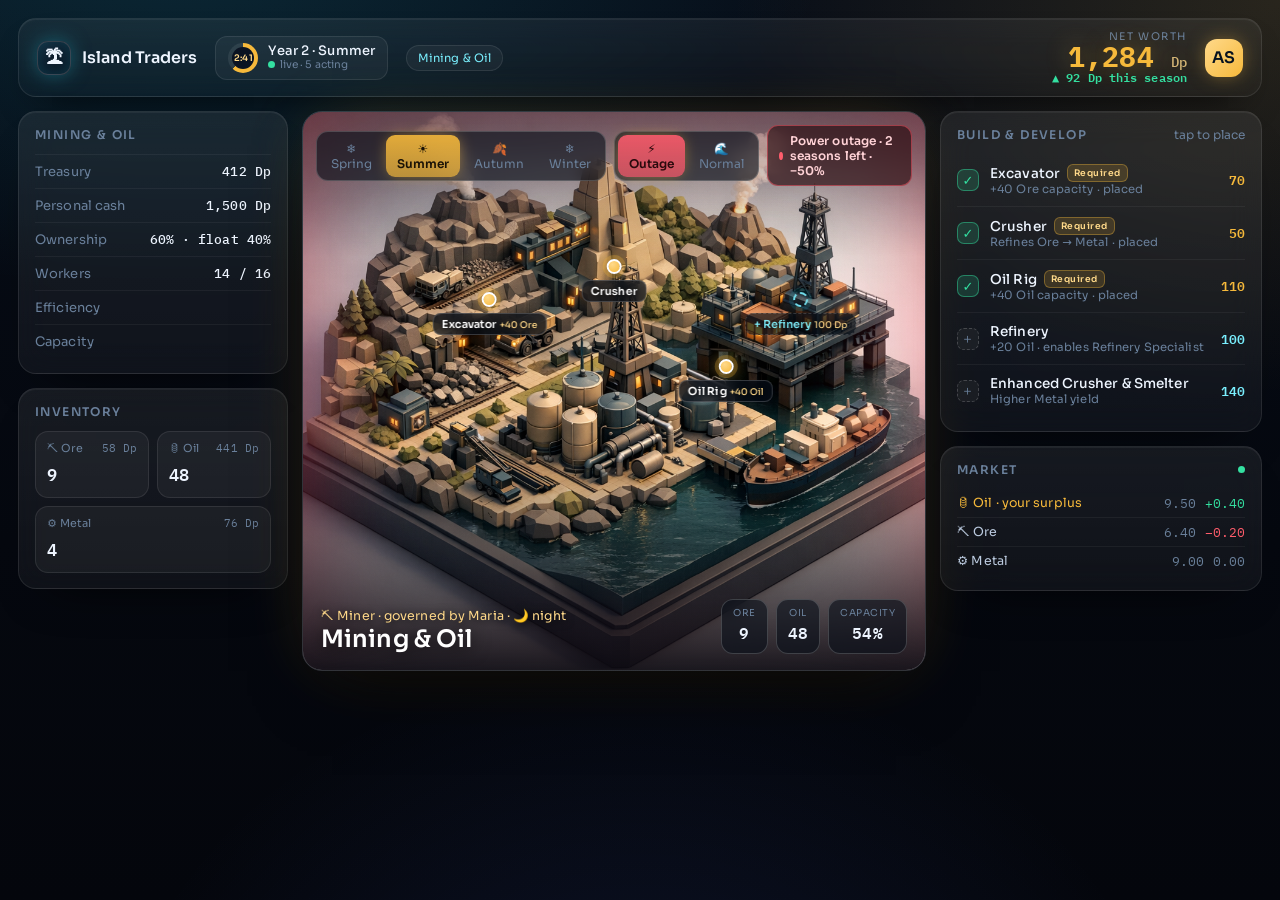
<file: requirements/mockups/ui-v4-hybrid-island.html>
<!DOCTYPE html>
<html lang="en">
<head>
<meta charset="utf-8">
<title>Island Traders — Hybrid island (cinematic base + live layer)</title>
<meta name="viewport" content="width=device-width, initial-scale=1">
<link rel="preconnect" href="https://fonts.googleapis.com">
<link rel="preconnect" href="https://fonts.gstatic.com" crossorigin>
<link href="https://fonts.googleapis.com/css2?family=Sora:wght@400;500;600;700&family=IBM+Plex+Mono:wght@400;500;600&display=swap" rel="stylesheet">
<style>
:root{
  --gold:#f6b93b; --gold-2:#ffd98a; --cyan:#22d3ee; --cyan-2:#7af0ff;
  --green:#34e0a1; --red:#ff5d6c; --txt:#bccbe0; --dim:#6a809b; --head:#eef5ff;
  --glass:rgba(255,255,255,.045); --glass-2:rgba(255,255,255,.075);
  --stroke:rgba(255,255,255,.09); --stroke-2:rgba(255,255,255,.18);
}
*{box-sizing:border-box;margin:0;padding:0}
body{font-family:'Sora',system-ui,sans-serif;color:var(--txt);min-height:100vh;padding:18px;letter-spacing:.1px;
  background:
    radial-gradient(1100px 640px at 14% -10%, rgba(34,211,238,.15), transparent 60%),
    radial-gradient(1000px 720px at 100% 0%, rgba(246,185,59,.14), transparent 55%),
    radial-gradient(900px 760px at 50% 124%, rgba(80,120,255,.12), transparent 60%),
    linear-gradient(180deg,#070d18,#05080f 60%,#04060c)}
.num{font-family:'IBM Plex Mono',monospace;font-variant-numeric:tabular-nums}
.gold{color:var(--gold)} .green{color:var(--green)} .red{color:var(--red)} .cy{color:var(--cyan)} .dim{color:var(--dim)}
.app{max-width:1320px;margin:0 auto;display:flex;flex-direction:column;gap:14px}

.bar{display:flex;align-items:center;gap:18px;padding:12px 18px;border-radius:18px;
  background:linear-gradient(180deg,rgba(255,255,255,.06),rgba(255,255,255,.02));
  border:1px solid var(--stroke);backdrop-filter:blur(14px);box-shadow:0 1px 0 rgba(255,255,255,.06) inset, 0 18px 40px -24px #000}
.brand{display:flex;align-items:center;gap:11px;font-weight:600;color:var(--head)}
.logo{width:34px;height:34px;border-radius:11px;display:grid;place-items:center;font-size:18px;
  background:radial-gradient(120% 120% at 30% 20%,#123,#06121f);border:1px solid var(--stroke-2);
  box-shadow:0 0 22px -4px rgba(34,211,238,.55), inset 0 0 14px rgba(34,211,238,.18)}
.season-mini{display:flex;align-items:center;gap:10px;padding:6px 12px;border-radius:12px;background:var(--glass);border:1px solid var(--stroke)}
.ring{--p:62;width:30px;height:30px;border-radius:50%;display:grid;place-items:center;
  background:conic-gradient(var(--gold) calc(var(--p)*1%), rgba(255,255,255,.08) 0)}
.ring i{width:22px;height:22px;border-radius:50%;background:#0a1322;display:grid;place-items:center;font-style:normal;font-size:9px;font-weight:600;color:var(--gold-2)}
.spacer{flex:1}
.hero{text-align:right;line-height:1.05}
.hero .lbl{font-size:10.5px;letter-spacing:1.6px;text-transform:uppercase;color:var(--dim)}
.hero .val{font-size:28px;font-weight:700;color:var(--gold);text-shadow:0 0 26px rgba(246,185,59,.45)}
.hero .val small{font-size:14px;font-weight:500;color:var(--gold-2);opacity:.8}
.avatar{width:38px;height:38px;border-radius:12px;display:grid;place-items:center;font-weight:600;color:#06121f;
  background:linear-gradient(135deg,var(--gold-2),var(--gold));box-shadow:0 0 20px -4px rgba(246,185,59,.6)}
.pill{padding:5px 11px;border-radius:999px;font-size:11.5px;border:1px solid var(--stroke);background:var(--glass);color:var(--cyan-2)}
.live{display:inline-block;width:7px;height:7px;border-radius:50%;background:var(--green);animation:pulse 2s infinite}
@keyframes pulse{0%{box-shadow:0 0 0 0 rgba(52,224,161,.55)}70%{box-shadow:0 0 0 7px rgba(52,224,161,0)}100%{box-shadow:0 0 0 0 rgba(52,224,161,0)}}
@keyframes float{0%,100%{transform:translateY(0)}50%{transform:translateY(-5px)}}
@keyframes pin{0%,100%{transform:translateY(0)}50%{transform:translateY(-4px)}}
@keyframes flicker{0%,100%{opacity:.22}45%{opacity:.5}48%{opacity:.16}52%{opacity:.46}}

.grid{display:grid;grid-template-columns:270px 1fr 322px;gap:14px;align-items:start}
.card{border-radius:18px;padding:15px 16px;background:linear-gradient(180deg,var(--glass-2),var(--glass));
  border:1px solid var(--stroke);backdrop-filter:blur(16px);box-shadow:0 1px 0 rgba(255,255,255,.05) inset, 0 24px 50px -34px #000}
.card+.card{margin-top:14px}
.card h3{font-size:12px;font-weight:600;letter-spacing:1.4px;text-transform:uppercase;color:var(--dim);display:flex;align-items:center;gap:8px;margin-bottom:12px}

.stat{display:flex;justify-content:space-between;align-items:center;padding:8px 0;border-top:1px solid rgba(255,255,255,.05);font-size:13px}
.stat:first-child{border-top:none}.stat .k{color:var(--dim)}.stat .v{font-weight:500;color:var(--head)}
.gauge{height:6px;border-radius:6px;background:rgba(255,255,255,.08);overflow:hidden;width:96px}
.gauge i{display:block;height:100%;border-radius:6px;background:linear-gradient(90deg,var(--cyan),var(--green))}
.chips{display:flex;flex-wrap:wrap;gap:8px}
.chip{display:flex;flex-direction:column;gap:5px;padding:9px 11px;border-radius:13px;background:var(--glass);border:1px solid var(--stroke);min-width:76px;flex:1}
.chip .t{font-size:11px;color:var(--dim);display:flex;justify-content:space-between;gap:6px}
.chip .q{font-size:17px;font-weight:600;color:var(--head)}

/* ===== HYBRID ISLAND STAGE ===== */
.stage{position:relative;border-radius:20px;overflow:hidden;height:560px;
  border:1px solid var(--stroke-2);box-shadow:0 30px 70px -30px #000, 0 0 70px -22px rgba(246,185,59,.3)}
.stage .art{position:absolute;inset:0;width:100%;height:100%;object-fit:cover;animation:float 11s ease-in-out infinite}
.stage .tint{position:absolute;inset:0;mix-blend-mode:soft-light;background:linear-gradient(180deg,rgba(255,180,90,.16),transparent 60%)}
.stage .scrim{position:absolute;inset:0;background:linear-gradient(180deg,rgba(5,8,15,.32) 0,transparent 26%,transparent 60%,rgba(5,8,15,.9) 100%)}
.stage .outage{position:absolute;inset:0;pointer-events:none;box-shadow:inset 0 0 120px rgba(255,60,80,.5);animation:flicker 3.5s infinite}
.stage .toolbar{position:absolute;top:13px;left:13px;right:13px;display:flex;gap:8px;align-items:center;z-index:5}
.seg{display:flex;gap:3px;padding:3px;border-radius:12px;background:rgba(8,14,24,.62);border:1px solid var(--stroke-2);backdrop-filter:blur(8px)}
.seg button{border:none;background:transparent;color:var(--dim);font:inherit;font-size:12px;padding:6px 11px;border-radius:9px;cursor:pointer;display:flex;align-items:center;gap:5px}
.seg button.on{background:linear-gradient(180deg,rgba(246,185,59,.9),rgba(246,185,59,.7));color:#1a1206;font-weight:600;box-shadow:0 0 16px -4px rgba(246,185,59,.7)}
.seg.w button.on{background:linear-gradient(180deg,rgba(255,93,108,.9),rgba(255,93,108,.7));color:#2a0a0d}
.cond-chip{margin-left:auto;display:flex;align-items:center;gap:7px;padding:7px 11px;border-radius:11px;font-size:12px;font-weight:600;color:#ffd2d6;
  background:rgba(40,10,14,.66);border:1px solid rgba(255,93,108,.5);backdrop-filter:blur(8px)}
.cond-chip .b{width:8px;height:8px;border-radius:50%;background:var(--red);animation:pulse 1.6s infinite}

/* equipment pins (the live layer) */
.pin{position:absolute;z-index:6;transform:translate(-50%,-100%);animation:pin 5s ease-in-out infinite}
.pin .dot{width:15px;height:15px;border-radius:50%;margin:0 auto;border:2px solid #fff;
  background:radial-gradient(circle at 35% 30%,var(--gold-2),var(--gold));box-shadow:0 0 0 4px rgba(246,185,59,.25),0 0 16px rgba(246,185,59,.8)}
.pin .lab{margin-top:6px;font-size:11px;font-weight:600;color:#fff;white-space:nowrap;padding:3px 8px;border-radius:8px;
  background:rgba(8,14,24,.74);border:1px solid var(--stroke-2);backdrop-filter:blur(6px);text-shadow:0 1px 6px #000}
.pin .lab small{color:var(--gold-2);font-weight:500}
.pin.ghost{animation:none;opacity:.92}
.pin.ghost .dot{background:transparent;border:2px dashed var(--cyan-2);box-shadow:0 0 0 4px rgba(34,211,238,.15)}
.pin.ghost .lab{color:var(--cyan-2);border-style:dashed}
.stage .meta{position:absolute;left:18px;bottom:16px;right:18px;z-index:5;display:flex;align-items:flex-end;gap:16px}
.stage .iname{font-size:24px;font-weight:600;color:#fff;text-shadow:0 2px 18px rgba(0,0,0,.85)}
.stage .irole{font-size:12.5px;color:var(--gold-2);text-shadow:0 1px 10px #000}
.tally{margin-left:auto;display:flex;gap:8px}
.tally .t{padding:7px 11px;border-radius:12px;background:rgba(8,14,24,.6);border:1px solid var(--stroke-2);backdrop-filter:blur(8px);text-align:center}
.tally .t .k{font-size:9.5px;letter-spacing:.5px;text-transform:uppercase;color:var(--dim)}
.tally .t .v{font-size:16px;font-weight:600;color:var(--head)}

/* build & develop */
.bd{display:flex;gap:11px;align-items:center;padding:10px 0;border-top:1px solid rgba(255,255,255,.05)}
.bd:first-of-type{border-top:none}
.bd .box{width:22px;height:22px;border-radius:7px;display:grid;place-items:center;font-size:13px;flex-shrink:0;
  background:rgba(52,224,161,.16);border:1px solid rgba(52,224,161,.45);color:var(--green)}
.bd.off .box{background:rgba(255,255,255,.04);border:1px dashed var(--stroke-2);color:var(--dim)}
.bd .body{flex:1}
.bd .h{font-size:13.5px;color:var(--head);font-weight:500;display:flex;align-items:center;gap:7px}
.bd .req{font-size:9px;font-weight:600;letter-spacing:.5px;padding:2px 6px;border-radius:6px;background:rgba(246,185,59,.16);color:var(--gold-2);border:1px solid rgba(246,185,59,.35)}
.bd .s{font-size:11.5px;color:var(--dim)}
.bd .cost{font-size:12.5px;font-weight:600;color:var(--gold);font-family:'IBM Plex Mono',monospace}
.bd.off .cost{color:var(--cyan-2)}
.mini-mkt{display:flex;justify-content:space-between;font-size:12.5px;padding:6px 0;border-top:1px solid rgba(255,255,255,.05)}
.mini-mkt:first-of-type{border-top:none}
.mini-mkt .num{font-family:'IBM Plex Mono',monospace}
</style>
</head>
<body>
<div class="app">

  <div class="bar">
    <div class="brand"><span class="logo">🏝</span> Island&nbsp;Traders</div>
    <div class="season-mini"><span class="ring" style="--p:62"><i>2:41</i></span>
      <div style="line-height:1.15"><div style="font-size:13px;color:var(--head);font-weight:500">Year 2 · Summer</div>
        <div style="font-size:10.5px;color:var(--dim)"><span class="live"></span> &nbsp;live · 5 acting</div></div></div>
    <span class="pill">Mining &amp; Oil</span>
    <div class="spacer"></div>
    <div class="hero"><div class="lbl">Net worth</div><div class="val num">1,284 <small>Dp</small></div>
      <div class="num green" style="font-size:12px;font-weight:600">▲ 92 Dp this season</div></div>
    <div class="avatar">AS</div>
  </div>

  <div class="grid">

    <!-- LEFT: stats -->
    <div>
      <div class="card">
        <h3>Mining &amp; Oil</h3>
        <div class="stat"><span class="k">Treasury</span><span class="v num gold">412 Dp</span></div>
        <div class="stat"><span class="k">Personal cash</span><span class="v num gold">1,500 Dp</span></div>
        <div class="stat"><span class="k">Ownership</span><span class="v num">60% · float 40%</span></div>
        <div class="stat"><span class="k">Workers</span><span class="v num">14 / 16</span></div>
        <div class="stat"><span class="k">Efficiency</span><span class="v"><span class="gauge"><i style="width:82%"></i></span></span></div>
        <div class="stat"><span class="k">Capacity</span><span class="v"><span class="gauge"><i style="width:54%"></i></span></span></div>
      </div>
      <div class="card">
        <h3>Inventory</h3>
        <div class="chips">
          <div class="chip"><div class="t"><span>⛏ Ore</span><span class="num">58 Dp</span></div><div class="q num">9</div></div>
          <div class="chip"><div class="t"><span>🛢 Oil</span><span class="num">441 Dp</span></div><div class="q num">48</div></div>
          <div class="chip"><div class="t"><span>⚙ Metal</span><span class="num">76 Dp</span></div><div class="q num">4</div></div>
        </div>
      </div>
    </div>

    <!-- CENTER: the hybrid island stage -->
    <div>
      <div class="stage">
        <img class="art" src="/island_traders/server/static/island-art/miner-night.png" alt="Mining & Oil island">
        <div class="tint"></div><div class="outage"></div><div class="scrim"></div>

        <div class="toolbar">
          <div class="seg">
            <button>❄ Spring</button><button class="on">☀ Summer</button><button>🍂 Autumn</button><button>❄ Winter</button>
          </div>
          <div class="seg w">
            <button class="on">⚡ Outage</button><button>🌊 Normal</button>
          </div>
          <div class="cond-chip"><span class="b"></span> Power outage · 2 seasons left · −50%</div>
        </div>

        <div class="pin" style="left:30%;top:40%"><div class="dot"></div><div class="lab">Excavator <small>+40 Ore</small></div></div>
        <div class="pin" style="left:50%;top:34%"><div class="dot"></div><div class="lab">Crusher</div></div>
        <div class="pin" style="left:68%;top:52%"><div class="dot"></div><div class="lab">Oil Rig <small>+40 Oil</small></div></div>
        <div class="pin ghost" style="left:80%;top:40%"><div class="dot"></div><div class="lab">+ Refinery <small>100 Dp</small></div></div>

        <div class="meta">
          <div>
            <div class="irole">⛏ Miner · governed by Maria · 🌙 night</div>
            <div class="iname">Mining &amp; Oil</div>
          </div>
          <div class="tally">
            <div class="t"><div class="k">Ore</div><div class="v num">9</div></div>
            <div class="t"><div class="k">Oil</div><div class="v num">48</div></div>
            <div class="t"><div class="k">Capacity</div><div class="v num red">54%</div></div>
          </div>
        </div>
      </div>
    </div>

    <!-- RIGHT: Build & Develop + market sliver -->
    <div>
      <div class="card">
        <h3>Build &amp; Develop <span class="dim" style="margin-left:auto;font-weight:400;text-transform:none;letter-spacing:0">tap to place</span></h3>
        <div class="bd"><div class="box">✓</div><div class="body"><div class="h">Excavator <span class="req">Required</span></div><div class="s">+40 Ore capacity · placed</div></div><div class="cost">70</div></div>
        <div class="bd"><div class="box">✓</div><div class="body"><div class="h">Crusher <span class="req">Required</span></div><div class="s">Refines Ore → Metal · placed</div></div><div class="cost">50</div></div>
        <div class="bd"><div class="box">✓</div><div class="body"><div class="h">Oil Rig <span class="req">Required</span></div><div class="s">+40 Oil capacity · placed</div></div><div class="cost">110</div></div>
        <div class="bd off"><div class="box">＋</div><div class="body"><div class="h">Refinery</div><div class="s">+20 Oil · enables Refinery Specialist</div></div><div class="cost">100</div></div>
        <div class="bd off"><div class="box">＋</div><div class="body"><div class="h">Enhanced Crusher &amp; Smelter</div><div class="s">Higher Metal yield</div></div><div class="cost">140</div></div>
      </div>
      <div class="card">
        <h3>Market <span class="live" style="margin-left:auto"></span></h3>
        <div class="mini-mkt"><span class="gold">🛢 Oil · your surplus</span><span class="num"><span class="dim">9.50</span> <span class="green">+0.40</span></span></div>
        <div class="mini-mkt"><span>⛏ Ore</span><span class="num"><span class="dim">6.40</span> <span class="red">−0.20</span></span></div>
        <div class="mini-mkt"><span>⚙ Metal</span><span class="num"><span class="dim">9.00</span> <span class="dim">0.00</span></span></div>
      </div>
    </div>

  </div>
</div>
</body>
</html>
</file>
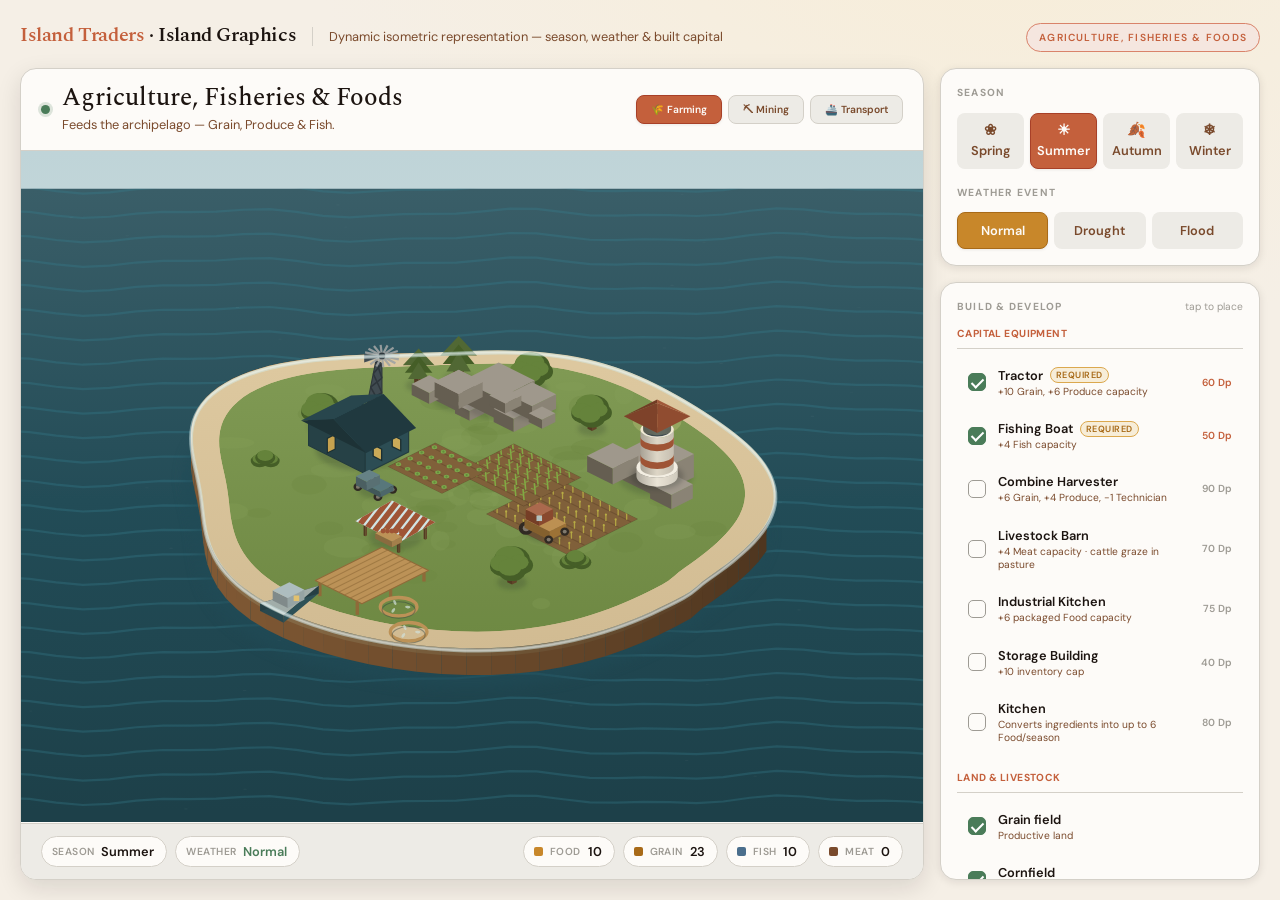
<file: design/graphics-ideas/claude-design-handoff-2026-06/island-graphics-prototype.html>
<!DOCTYPE html>
<html lang="en">
<head>
<meta charset="UTF-8" />
<meta name="viewport" content="width=device-width, initial-scale=1.0" />
<title>Island Traders — Island Graphics</title>
<link rel="stylesheet" href="lib/alpha-sierra.css" />
<style>
  * { box-sizing: border-box; }
  html, body { height: 100%; margin: 0; }
  body {
    background:
      radial-gradient(1200px 700px at 80% -10%, var(--c-raw-subtle), transparent 60%),
      var(--c-cream);
    color: var(--color-text);
    font-family: var(--font-body);
    overflow: hidden;
  }
  .app {
    height: 100vh;
    display: flex;
    flex-direction: column;
    padding: var(--space-5);
    gap: var(--space-4);
  }

  /* ---- top bar ---- */
  .topbar { display: flex; align-items: baseline; gap: var(--space-4); flex: 0 0 auto; }
  .brand {
    font-family: var(--font-display); font-weight: var(--weight-semibold);
    font-size: var(--text-md); letter-spacing: var(--tracking-tight);
    color: var(--c-ink);
  }
  .brand b { color: var(--c-sienna); font-weight: var(--weight-semibold); }
  .topbar .sub {
    font-size: var(--text-sm); color: var(--color-text-secondary);
    border-left: 1px solid var(--color-border); padding-left: var(--space-4);
  }
  .topbar .spacer { flex: 1; }
  .island-pill {
    font-size: var(--text-xs); letter-spacing: var(--tracking-caps); text-transform: uppercase;
    color: var(--c-sienna); font-weight: var(--weight-semibold);
    background: var(--c-sienna-subtle); border: 1px solid var(--c-sienna-light);
    padding: 6px 12px; border-radius: var(--radius-full);
  }

  /* ---- main split ---- */
  .main { flex: 1 1 auto; display: flex; gap: var(--space-4); min-height: 0; }

  /* island stage card */
  .stage-card {
    flex: 1 1 auto; min-width: 0;
    background: var(--c-white);
    border: 1px solid var(--color-border);
    border-radius: var(--radius-lg);
    box-shadow: var(--shadow-lg);
    display: flex; flex-direction: column; overflow: hidden;
  }
  .stage-head {
    display: flex; align-items: center; gap: var(--space-3);
    padding: var(--space-4) var(--space-5);
    border-bottom: 1px solid var(--color-border);
  }
  .stage-head .h {
    font-family: var(--font-display); font-size: var(--text-lg);
    font-weight: var(--weight-medium); color: var(--c-ink); line-height: 1.1;
  }
  .stage-head .t { font-size: var(--text-sm); color: var(--color-text-secondary); margin-top: 2px; }
  .stage-head .spacer { flex: 1; }
  .island-tabs { display: flex; gap: 6px; }
  .itab {
    font-family: var(--font-body); font-size: var(--text-xs); font-weight: var(--weight-semibold);
    color: var(--color-text-secondary);
    background: var(--c-silver-subtle); border: 1px solid var(--color-border);
    border-radius: var(--radius-md); padding: 7px 14px; cursor: pointer;
    transition: all var(--duration-base) var(--ease-standard);
    white-space: nowrap;
  }
  .itab:hover { background: var(--c-silver-light); }
  .itab.on {
    background: var(--c-sienna); color: var(--color-text-on-accent);
    border-color: var(--c-sienna-dark); box-shadow: var(--shadow-sm);
  }
  .stage-head .dot { width: 9px; height: 9px; border-radius: 50%; background: var(--color-success); box-shadow: 0 0 0 3px rgba(74,124,89,.18); flex-shrink: 0; }
  .stage-wrap { position: relative; flex: 1 1 auto; min-height: 0; }
  #stage { position: absolute; inset: 0; display: block; }

  /* status strip */
  .status {
    flex: 0 0 auto; display: flex; align-items: center; gap: var(--space-2);
    padding: var(--space-3) var(--space-5);
    border-top: 1px solid var(--color-border);
    background: var(--c-silver-subtle);
    flex-wrap: wrap;
  }
  .chip {
    display: inline-flex; align-items: center; gap: 7px;
    background: var(--c-white); border: 1px solid var(--color-border);
    border-radius: var(--radius-full); padding: 5px 12px 5px 10px;
  }
  .chip .k { font-size: var(--text-xs); letter-spacing: var(--tracking-wide); text-transform: uppercase; color: var(--color-text-muted); font-weight: var(--weight-semibold); }
  .chip .chip-v { font-size: var(--text-sm); font-weight: var(--weight-semibold); color: var(--c-ink); font-variant-numeric: tabular-nums; }
  .chip-v.ok { color: var(--color-success); }
  .chip-v.warn { color: var(--c-raw-dark); }
  .chip-v.bad { color: var(--color-error); }
  .chip .ic { width: 9px; height: 9px; border-radius: 2px; }
  .status .gap { flex: 1; }

  /* ---- control sidebar ---- */
  .side {
    flex: 0 0 320px; display: flex; flex-direction: column; gap: var(--space-4);
    min-height: 0;
  }
  .panel {
    background: var(--c-white); border: 1px solid var(--color-border);
    border-radius: var(--radius-lg); box-shadow: var(--shadow-md);
    padding: var(--space-4) var(--space-4) var(--space-4);
  }
  .panel.scroll { flex: 1 1 auto; min-height: 0; display: flex; flex-direction: column; }
  .panel-h {
    display: flex; align-items: center; justify-content: space-between;
    font-size: var(--text-xs); letter-spacing: var(--tracking-caps); text-transform: uppercase;
    color: var(--color-text-muted); font-weight: var(--weight-bold); margin-bottom: var(--space-3);
    white-space: nowrap;
  }
  .panel-h .hint { font-weight: var(--weight-regular); letter-spacing: 0; text-transform: none; color: var(--color-text-muted); font-size: var(--text-xs); }

  .seg { display: grid; grid-template-columns: repeat(4, 1fr); gap: 6px; }
  .seg.w3 { grid-template-columns: repeat(3, 1fr); }
  .seg button {
    font-family: var(--font-body); font-size: var(--text-sm); font-weight: var(--weight-semibold);
    color: var(--color-text-secondary);
    background: var(--c-silver-subtle); border: 1px solid transparent;
    border-radius: var(--radius-md); padding: 9px 4px; cursor: pointer;
    transition: all var(--duration-base) var(--ease-standard);
    display: flex; flex-direction: column; align-items: center; gap: 4px;
  }
  .seg button .si { font-size: 15px; line-height: 1; }
  .seg button:hover { background: var(--c-silver-light); }
  .seg button.on {
    background: var(--c-sienna); color: var(--color-text-on-accent);
    border-color: var(--c-sienna-dark); box-shadow: var(--shadow-sm);
  }
  .seg.weather button.on { background: var(--c-raw); border-color: var(--c-raw-dark); }

  /* build list */
  #build-list { overflow-y: auto; margin: 0 calc(var(--space-4) * -1) calc(var(--space-4) * -1); padding: 0 var(--space-4) var(--space-4); }
  .group-h {
    font-size: var(--text-xs); letter-spacing: var(--tracking-wide); text-transform: uppercase;
    color: var(--c-sienna); font-weight: var(--weight-bold);
    margin: var(--space-4) 0 var(--space-2); padding-bottom: 6px;
    border-bottom: 1px solid var(--color-border);
  }
  .group-h:first-child { margin-top: 0; }
  .build-row {
    display: flex; align-items: center; gap: var(--space-3); width: 100%; text-align: left;
    background: transparent; border: 1px solid transparent; border-radius: var(--radius-md);
    padding: 9px 10px; cursor: pointer; margin-bottom: 2px;
    transition: background var(--duration-fast) var(--ease-standard);
    font-family: var(--font-body);
  }
  .build-row:hover { background: var(--c-silver-subtle); }
  .build-row .chk {
    flex: 0 0 auto; width: 18px; height: 18px; border-radius: 5px;
    border: 1.5px solid var(--color-border-strong); position: relative; transition: all var(--duration-base) var(--ease-standard);
  }
  .build-row.on .chk { background: var(--color-success); border-color: var(--color-success); }
  .build-row.on .chk::after { content: ""; position: absolute; left: 5px; top: 1.5px; width: 5px; height: 10px; border: solid #fff; border-width: 0 2px 2px 0; transform: rotate(45deg); }
  .build-row .bi { flex: 1 1 auto; min-width: 0; display: flex; flex-direction: column; }
  .build-row .bn { font-size: var(--text-sm); font-weight: var(--weight-semibold); color: var(--c-ink); display: flex; align-items: center; gap: 7px; }
  .build-row .bn .req { font-style: normal; font-size: 9px; letter-spacing: .05em; text-transform: uppercase; color: var(--c-raw-dark); background: var(--c-raw-subtle); border: 1px solid var(--c-raw-light); padding: 1px 5px; border-radius: var(--radius-full); }
  .build-row .bd { font-size: var(--text-xs); color: var(--color-text-secondary); margin-top: 1px; line-height: 1.3; }
  .build-row .bc { flex: 0 0 auto; font-size: var(--text-xs); font-weight: var(--weight-semibold); color: var(--color-text-muted); font-variant-numeric: tabular-nums; }
  .build-row.on .bc { color: var(--c-sienna); }

  .note { font-size: var(--text-xs); color: var(--color-text-muted); line-height: 1.5; margin-top: var(--space-3); }

  @media (max-width: 900px) {
    .app { padding: var(--space-3); }
    .main { flex-direction: column; }
    .side { flex: 0 0 auto; flex-direction: row; flex-wrap: wrap; }
    .side .panel.scroll { flex: 1 1 100%; max-height: 240px; }
  }
</style>
</head>
<body>
  <div class="app">
    <div class="topbar">
      <span class="brand"><b>Island Traders</b> · Island Graphics</span>
      <span class="sub">Dynamic isometric representation — season, weather &amp; built capital</span>
      <span class="spacer"></span>
      <span class="island-pill" id="island-pill">Agriculture &amp; Fisheries</span>
    </div>

    <div class="main">
      <!-- ISLAND STAGE -->
      <div class="stage-card">
        <div class="stage-head">
          <span class="dot"></span>
          <div>
            <div class="h" id="island-name">Agriculture, Fisheries &amp; Foods</div>
            <div class="t" id="island-tag">Feeds the archipelago.</div>
          </div>
          <div class="spacer"></div>
          <div class="island-tabs">
            <button class="itab on" data-island="farmer">🌾 Farming</button>
            <button class="itab" data-island="miner">⛏ Mining</button>
            <button class="itab" data-island="transporter">🚢 Transport</button>
          </div>
        </div>
        <div class="stage-wrap">
          <canvas id="stage"></canvas>
        </div>
        <div class="status">
          <span class="chip"><span class="k">Season</span><span class="chip-v" id="stat-season">Summer</span></span>
          <span class="chip"><span class="k">Weather</span><span class="chip-v ok" id="stat-weather">Normal</span></span>
          <span class="gap"></span>
          <!-- Farmer stats -->
          <span class="chip" id="stat-food-chip"><span class="ic" style="background:var(--c-raw)"></span><span class="k">Food</span><span class="chip-v" id="stat-food">0</span></span>
          <span class="chip" id="stat-grain-chip"><span class="ic" style="background:var(--c-raw-dark)"></span><span class="k">Grain</span><span class="chip-v" id="stat-grain">0</span></span>
          <span class="chip" id="stat-fish-chip"><span class="ic" style="background:var(--color-info)"></span><span class="k">Fish</span><span class="chip-v" id="stat-fish">0</span></span>
          <span class="chip" id="stat-meat-chip"><span class="ic" style="background:var(--c-earth)"></span><span class="k">Meat</span><span class="chip-v" id="stat-meat">0</span></span>
          <!-- Miner stats -->
          <span class="chip" id="stat-ore-chip" style="display:none"><span class="ic" style="background:#8a6a3a"></span><span class="k">Ore</span><span class="chip-v" id="stat-ore">0</span></span>
          <span class="chip" id="stat-oil-chip" style="display:none"><span class="ic" style="background:#2e3d48"></span><span class="k">Oil</span><span class="chip-v" id="stat-oil">0</span></span>
          <span class="chip" id="stat-metal-chip" style="display:none"><span class="ic" style="background:var(--c-silver)"></span><span class="k">Metal</span><span class="chip-v" id="stat-metal">0</span></span>
          <!-- Transport stats -->
          <span class="chip" id="stat-cargo-chip" style="display:none"><span class="ic" style="background:#1a4a8a"></span><span class="k">Cargo</span><span class="chip-v" id="stat-cargo">0</span></span>
          <span class="chip" id="stat-marine-chip" style="display:none"><span class="ic" style="background:#1a6878"></span><span class="k">Marine</span><span class="chip-v" id="stat-marine">0</span></span>
          <span class="chip" id="stat-land-chip" style="display:none"><span class="ic" style="background:var(--c-earth)"></span><span class="k">Land</span><span class="chip-v" id="stat-land">0</span></span>
          <span class="chip" id="stat-express-chip" style="display:none"><span class="ic" style="background:var(--c-sienna)"></span><span class="k">Express</span><span class="chip-v" id="stat-express">0</span></span>
        </div>
      </div>

      <!-- CONTROL SIDEBAR -->
      <div class="side">
        <div class="panel">
          <div class="panel-h"><span>Season</span></div>
          <div class="seg season">
            <button data-season="spring"><span class="si">❀</span>Spring</button>
            <button data-season="summer"><span class="si">☀</span>Summer</button>
            <button data-season="autumn"><span class="si">🍂</span>Autumn</button>
            <button data-season="winter"><span class="si">❄</span>Winter</button>
          </div>
          <div class="panel-h" style="margin-top:var(--space-4)"><span>Weather event</span></div>
          <div class="seg weather w3">
            <button data-weather="normal">Normal</button>
            <button data-weather="drought">Drought</button>
            <button data-weather="flood">Flood</button>
          </div>
        </div>

        <div class="panel scroll">
          <div class="panel-h"><span>Build &amp; develop</span><span class="hint">tap to place</span></div>
          <div id="build-list"></div>
        </div>
      </div>
    </div>
  </div>

  <script src="engine/iso.js"></script>
  <script src="engine/island.js"></script>
  <script src="engine/seasons.js"></script>
  <script src="engine/sprites.js"></script>
  <script src="engine/crops.js"></script>
  <script src="data/farm-island.js"></script>
  <script src="data/mining-island.js"></script>
  <script src="data/transport-island.js"></script>
  <script src="engine/app.js"></script>
</body>
</html>
</file>
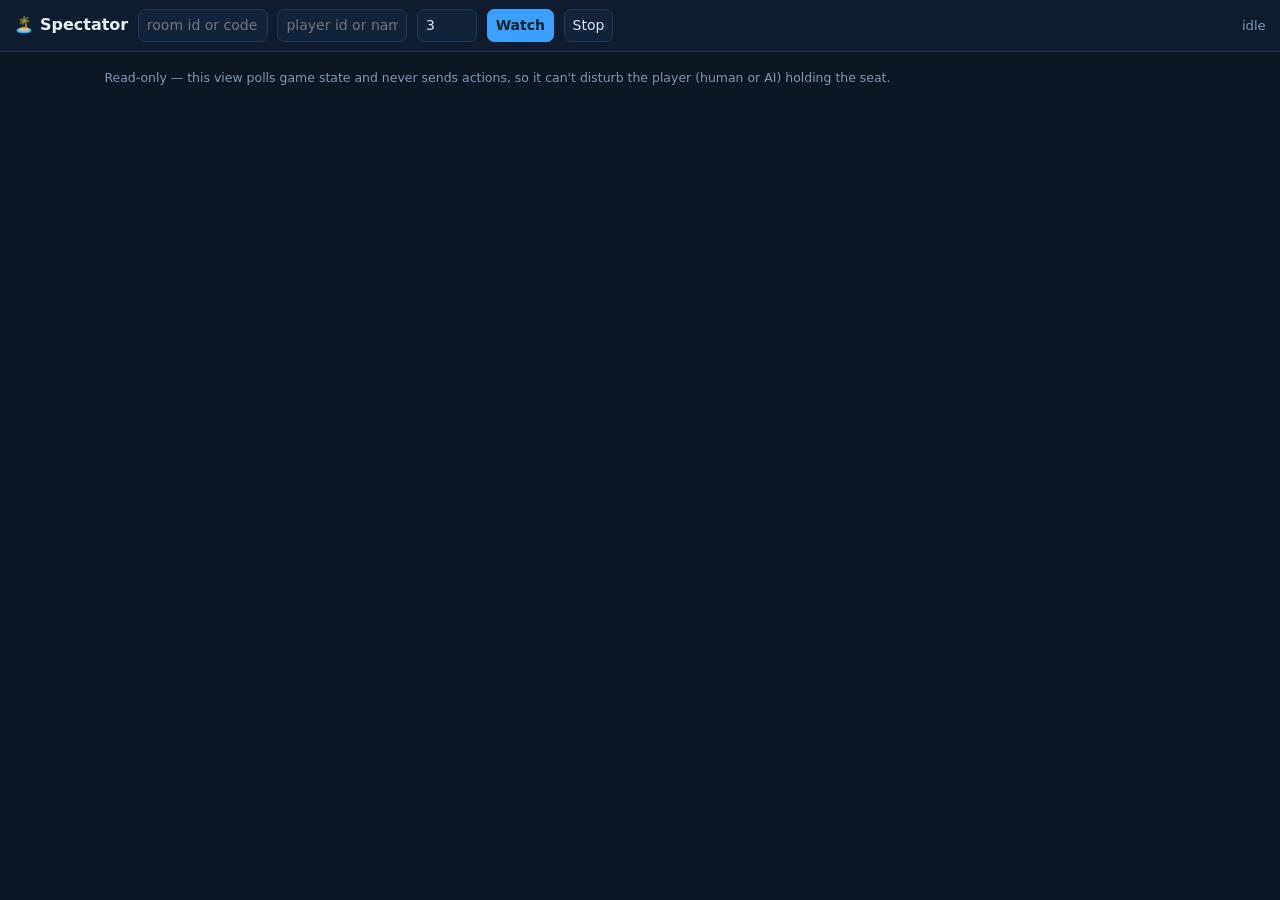
<file: island_traders/server/static/spectator.html>
<!DOCTYPE html>
<html lang="en">
<head>
<meta charset="utf-8" />
<meta name="viewport" content="width=device-width, initial-scale=1" />
<title>Island Traders — Spectator</title>
<style>
  :root {
    --bg:#0b1622; --panel:#12233a; --panel2:#0e1c2e; --border:#1f3a5a;
    --text:#dce8f5; --dim:#7e98b5; --heading:#eaf2fb; --accent:#39a0ff;
    --gold:#f1c40f; --green:#27ae60; --red:#e74c3c; --radius:10px;
  }
  * { box-sizing:border-box; }
  body {
    margin:0; background:var(--bg); color:var(--text);
    font:14px/1.5 system-ui,-apple-system,Segoe UI,Roboto,sans-serif;
  }
  header {
    position:sticky; top:0; z-index:5; background:var(--panel2);
    border-bottom:1px solid var(--border); padding:.55rem .9rem;
    display:flex; gap:.6rem; align-items:center; flex-wrap:wrap;
  }
  header h1 { font-size:1rem; margin:0; color:var(--heading); font-weight:700; }
  header .tag { color:var(--gold); }
  header input, header button {
    background:var(--panel); color:var(--text); border:1px solid var(--border);
    border-radius:7px; padding:.32rem .5rem; font:inherit;
  }
  header input { width:130px; }
  header button { cursor:pointer; }
  header button.primary { background:var(--accent); color:#022; border-color:var(--accent); font-weight:700; }
  #status { margin-left:auto; color:var(--dim); font-size:.82rem; }
  #status.err { color:var(--red); }
  #status.ok { color:var(--green); }
  main { padding:.9rem; max-width:1100px; margin:0 auto; }
  .grid { display:grid; grid-template-columns:repeat(auto-fit,minmax(300px,1fr)); gap:.9rem; }
  .card { background:var(--panel); border:1px solid var(--border); border-radius:var(--radius); padding:.8rem .9rem; }
  .card h2 { font-size:.8rem; text-transform:uppercase; letter-spacing:.06em; color:var(--dim); margin:0 0 .55rem; }
  .stat-row { display:flex; justify-content:space-between; padding:.15rem 0; border-bottom:1px dashed var(--border); }
  .stat-row:last-child { border-bottom:0; }
  .stat-row .v { color:var(--heading); font-variant-numeric:tabular-nums; }
  .big { font-size:1.4rem; color:var(--gold); font-weight:700; }
  .inv { display:flex; flex-wrap:wrap; gap:.4rem; }
  .chip { background:var(--panel2); border:1px solid var(--border); border-radius:20px; padding:.2rem .6rem; font-size:.85rem; }
  .chip b { color:var(--gold); }
  .blocked { color:var(--red); }
  table { width:100%; border-collapse:collapse; font-size:.85rem; }
  th,td { text-align:left; padding:.25rem .4rem; border-bottom:1px solid var(--border); }
  th { color:var(--dim); font-weight:600; }
  td.num { text-align:right; font-variant-numeric:tabular-nums; }
  .muted { color:var(--dim); }
  .chat-ro-msg { font-size:.85rem; line-height:1.4; padding:.08rem 0; }
  ul.feed { list-style:none; margin:0; padding:0; max-height:260px; overflow:auto; }
  ul.feed li { padding:.2rem 0; border-bottom:1px solid var(--border); font-size:.84rem; color:var(--dim); }
  ul.feed li.log-mine { color:var(--text); }
  .span2 { grid-column:1/-1; }
  .ro-note { color:var(--dim); font-size:.78rem; margin:.2rem 0 .8rem; }
  .sub { color:var(--dim); font-size:.78rem; margin:.1rem 0 .45rem; }
  /* Event-log filter bar — mirrors the main dashboard's filters. */
  .lf-bar { display:flex; gap:.35rem; margin-bottom:.5rem; flex-wrap:wrap; }
  .lf-btn {
    background:var(--panel2); color:var(--dim); border:1px solid var(--border);
    border-radius:6px; padding:.18rem .55rem; font-size:.78rem; cursor:pointer;
  }
  .lf-btn.active { background:var(--accent); color:#022; border-color:var(--accent); font-weight:700; }
  .feed[data-filter="events"]   li:not([data-cat="event"]){ display:none; }
  .feed[data-filter="trades"]   li:not([data-cat="trade"]){ display:none; }
  .feed[data-filter="training"] li:not([data-cat="training"]){ display:none; }
  .feed[data-filter="mine"]     li:not(.log-mine){ display:none; }
  .badge-fail { color:var(--red); font-size:.78rem; }
  .badge-warr { color:var(--dim); font-size:.78rem; }
</style>
</head>
<body>
<header>
  <h1>🏝️ Spectator <span class="tag" id="hdr-phase"></span></h1>
  <input id="in-room" placeholder="room id or code" />
  <input id="in-player" placeholder="player id or name" />
  <input id="in-interval" type="number" min="1" value="3" style="width:60px" title="poll seconds" />
  <button id="btn-watch" class="primary">Watch</button>
  <button id="btn-stop">Stop</button>
  <span id="status">idle</span>
</header>
<main>
  <div class="ro-note">Read-only — this view polls game state and never sends actions, so it can't disturb the player (human or AI) holding the seat.</div>
  <div id="view"></div>
</main>
<script>
const $ = id => document.getElementById(id);
const ORIGIN = window.location.origin;
let timer = null, playerId = null, playerWant = null;
let logFilter = (() => { try { return localStorage.getItem('it_spec_log_filter') || 'all'; } catch (e) { return 'all'; } })();

// Categorise a log line the same way the main dashboard does, so the
// spectator's Events/Trades/Training filters behave identically.
function logCat(text){
  if (/\[EVENT\]|\[WORKPLACE\]|Drought|Flood|Disaster|Outage|Collapse|Spill|Pandemic|Storm|⛈/i.test(text)) return 'event';
  if (/\[TRADE\]|\bsold\b|\bbought\b|\boffer\b|\bbid\b|\bdeal\b|accepted|counter-?offer/i.test(text)) return 'trade';
  if (/train|course|graduat|apprentic|university|faculty|tuition|enrol/i.test(text)) return 'training';
  return 'other';
}

function setLogFilter(f){
  logFilter = f;
  try { localStorage.setItem('it_spec_log_filter', f); } catch (e) {}
  const ul = $('spec-feed');
  if (ul) ul.dataset.filter = f;
  document.querySelectorAll('#log-filter-bar .lf-btn')
    .forEach(b => b.classList.toggle('active', b.dataset.f === f));
}

function qs() { return new URLSearchParams(window.location.search); }
function esc(s){ return String(s==null?'':s).replace(/[&<>"]/g,c=>({'&':'&amp;','<':'&lt;','>':'&gt;','"':'&quot;'}[c])); }

function setStatus(msg, cls){ const el=$('status'); el.textContent=msg; el.className=cls||''; }

async function fetchState(room, pid) {
  const url = `${ORIGIN}/api/rooms/${encodeURIComponent(room)}/state` +
              (pid ? `?player_id=${encodeURIComponent(pid)}` : '');
  const r = await fetch(url, { cache:'no-store' });
  if (!r.ok) throw new Error(`HTTP ${r.status}`);
  return r.json();
}

// `roles` from the server is a comma-joined STRING (role_names() ), while
// `role_names` is the list of short names — handle either shape.
function rolesText(roles){ return Array.isArray(roles) ? roles.join(', ') : (roles==null ? '' : String(roles)); }

function findMe(state, want) {
  const players = state.players || [];
  const w = String(want||'').toLowerCase();
  // match by lobby_player_id, then name, then role (short name or display text)
  return players.find(p => String(p.lobby_player_id) === String(want))
      || players.find(p => (p.name||'').toLowerCase() === w)
      || players.find(p => Array.isArray(p.role_names) && p.role_names.some(r => String(r).toLowerCase() === w))
      || players.find(p => rolesText(p.roles).toLowerCase().includes(w))
      || null;
}

function renderMarket(market) {
  const rows = Object.entries(market || {})
    .filter(([,i]) => i && (i.ask_price!=null || i.bid_price!=null || i.formula_price!=null))
    .map(([res,i]) => {
      const buy = i.ask_price!=null ? `${i.ask_price} <span class="muted">×${i.ask_quantity||0}</span>` : `<span class="muted">~${i.formula_price ?? '—'}</span>`;
      const sell = i.bid_price!=null ? `${i.bid_price} <span class="muted">×${i.bid_quantity||0}</span>` : `<span class="muted">—</span>`;
      return `<tr><td>${esc(res)}</td><td class="num">${buy}</td><td class="num">${sell}</td></tr>`;
    }).join('');
  return rows ? `<table><tr><th>Resource</th><th style="text-align:right">Buy @ ask</th><th style="text-align:right">Sell @ bid</th></tr>${rows}</table>` : '<div class="muted">No market data.</div>';
}

function renderBlocked(me) {
  const hints = (me.decision_hints||[]).filter(h => h.tone==='blocked');
  if (!hints.length) return '<div class="muted">Nothing blocking production.</div>';
  return '<ul class="feed">' + hints.map(h =>
    `<li class="blocked">⛔ ${esc(h.title)} — <span class="muted">${esc(h.why||'')}</span></li>`).join('') + '</ul>';
}

function renderNeeds(barter, meName) {
  const needs = (barter && barter.needs || []).filter(n => n.player !== meName && (n.needs||[]).length);
  if (!needs.length) return '<div class="muted">No outstanding needs.</div>';
  return '<ul class="feed">' + needs.map(n =>
    `<li><b>${esc(n.player)}</b> <span class="muted">[${esc(rolesText(n.roles))}]</span> wants ${esc((n.needs||[]).join(', '))}</li>`).join('') + '</ul>';
}

function renderStaff(me) {
  const profs = Object.values(me.workforce_professions || {});
  const bands = me.workforce_bands || {};
  const bandLine = Object.entries(bands).filter(([, v]) => v)
    .map(([k, v]) => `${esc(k)} <b style="color:var(--heading)">${v}</b>`).join(' · ') || '—';
  if (!profs.length) {
    return `<div class="sub">Bands: ${bandLine}</div><div class="muted">No staff data.</div>`;
  }
  profs.sort((a, b) =>
    ((b.active || 0) + (b.training || 0)) - ((a.active || 0) + (a.training || 0))
    || String(a.label).localeCompare(String(b.label)));
  const rows = profs.map(p =>
    `<tr><td>${esc(p.label)}</td><td class="num">${p.active || 0}</td>` +
    `<td class="num">${p.training ? `<span class="muted">${p.training}</span>` : '—'}</td></tr>`).join('');
  return `<div class="sub">Bands: ${bandLine}</div>` +
    `<table><tr><th>Profession</th><th style="text-align:right">Working</th>` +
    `<th style="text-align:right">Training</th></tr>${rows}</table>`;
}

function renderTraining(me) {
  const pipe = me.training_pipeline || [];
  const queue = me.training_queue_order || [];
  const decisions = me.training_decisions || [];
  let html;
  if (pipe.length) {
    const rows = pipe.map(t => {
      const ret = t.return_year
        ? `Y${t.return_year} ${esc(t.return_season || '')}` +
          (t.seasons_remaining != null ? ` <span class="muted">(${t.seasons_remaining}s)</span>` : '')
        : '<span class="muted">—</span>';
      const status = esc(String(t.status || '').replace(/_/g, ' '));
      const blocked = t.blocker_reason
        ? `<div class="badge-fail">⚠ ${esc(t.blocker_reason)}</div>` : '';
      return `<tr><td>${t.worker_count}× ${esc(t.target_profession)}` +
        `<div class="muted" style="font-size:.78rem">via ${esc(t.educator_name || '?')}</div>${blocked}</td>` +
        `<td>${status}</td><td class="num">${ret}</td></tr>`;
    }).join('');
    html = `<table><tr><th>Cohort (assignment)</th><th>Status</th>` +
      `<th style="text-align:right">Returns</th></tr>${rows}</table>`;
  } else {
    html = '<div class="muted">No active training assignments.</div>';
  }
  if (queue.length) {
    html += '<h2 style="margin-top:.7rem">Pending queue (Educator)</h2><ul class="feed">' +
      queue.map(r => `<li>#${esc(r.batch_id)} ${esc(r.target_profession)} ` +
        `<span class="muted">from ${esc(r.requester_name)} · priority ${esc(r.priority)}` +
        `${r.dollops_offered != null ? ` · ${esc(r.dollops_offered)} Dp` : ''}</span></li>`).join('') + '</ul>';
  }
  if (decisions.length) {
    html += '<h2 style="margin-top:.7rem">Decisions / notices</h2><ul class="feed">' +
      decisions.map(x => `<li>#${esc(x.batch_id)} ${esc(x.n_workers)}× ${esc(x.target_profession)} — ` +
        `${esc(String(x.status || '').replace(/_/g, ' '))}` +
        `${x.decline_reason ? ` <span class="muted">(${esc(x.decline_reason)})</span>` : ''}</li>`).join('') + '</ul>';
  }
  return html;
}

function renderCapital(me) {
  const cap = me.capacity || {};
  const owned = cap.capital_owned || [];
  const transit = cap.capital_in_transit || [];
  const repairs = cap.capital_repair_in_progress || [];
  let html;
  if (owned.length) {
    const rows = owned.map(it => {
      const badges = [];
      if (it.failed) badges.push(`<span class="badge-fail">${it.failed} failed</span>`);
      if (it.warrantied) badges.push(`<span class="badge-warr">${it.warrantied} warr.</span>`);
      const b = badges.length ? ` ${badges.join(' ')}` : '';
      return `<tr><td>${esc(it.name)}${b}</td><td class="num">${it.count}</td></tr>`;
    }).join('');
    html = `<table><tr><th>Equipment</th><th style="text-align:right">Qty</th></tr>${rows}</table>`;
  } else {
    html = '<div class="muted">No equipment owned.</div>';
  }
  if (transit.length) {
    html += '<h2 style="margin-top:.8rem">On order</h2><ul class="feed">' +
      transit.map(it =>
        `<li>📦 ${esc(it.name || it.item_id)} — <span class="muted">arrives Y${it.arrival_year} ` +
        `${esc(it.arrival_season || '')}` +
        `${it.seasons_remaining != null ? ` (${it.seasons_remaining}s)` : ''}</span></li>`).join('') +
      '</ul>';
  }
  if (repairs.length) {
    html += '<h2 style="margin-top:.8rem">In repair</h2><ul class="feed">' +
      repairs.map(it =>
        `<li>🔧 ${esc(it.name || it.item_id)} — <span class="muted">ready Y${it.completion_year} ` +
        `${esc(it.completion_season || '')}` +
        `${it.seasons_remaining != null ? ` (${it.seasons_remaining}s)` : ''}</span></li>`).join('') +
      '</ul>';
  }
  const loans = me.loans_detail || [];
  const leases = me.leases_detail || [];
  if (loans.length) {
    const rows = loans.map(l => {
      const dir = l.role === 'borrower'
        ? `<span style="color:var(--red,#c0392b)">▼ Borrowed</span>`
        : `<span style="color:var(--green,#27ae60)">▲ Lent</span>`;
      const rate = l.interest_rate != null ? `${(l.interest_rate * 100).toFixed(1)}%` : '—';
      const mat = l.maturity_year
        ? `Y${l.maturity_year} ${esc(l.maturity_season || '')}` +
          (l.seasons_to_maturity != null ? ` <span class="muted">(${l.seasons_to_maturity}s)</span>` : '')
        : '—';
      return `<tr><td>${dir} <b>${esc(l.principal)}</b> Dp</td><td class="num">${rate}</td>` +
        `<td class="num">${mat}</td></tr>`;
    }).join('');
    html += '<h2 style="margin-top:.8rem">Capital orders — financing</h2>' +
      `<table><tr><th>Loan</th><th style="text-align:right">Rate</th>` +
      `<th style="text-align:right">Matures</th></tr>${rows}</table>`;
  }
  if (leases.length) {
    html += '<h2 style="margin-top:.8rem">Capital orders — leases</h2><ul class="feed">' +
      leases.map(l =>
        `<li>${l.role === 'lessee' ? '📄 Leasing' : '📄 Leasing out'} ${esc(l.item_name || l.item_id)} — ` +
        `<span class="muted">${esc(l.annual_payment)} Dp/yr · buyout ${esc(l.buyout_payment)} Dp` +
        `${l.seasons_to_next_payment != null ? ` · next in ${l.seasons_to_next_payment}s` : ''}</span></li>`
      ).join('') + '</ul>';
  }
  return html;
}

function renderSpecChat(state) {
  // Read-only: the public room channel + any channels the watched seat is in
  // (the server scopes state.chat to this viewer). AI remarks render normally.
  const chans = (state.chat || []).filter(c => c.is_room || (c.messages || []).length);
  if (!chans.length) return '<div class="muted">No chat yet.</div>';
  return chans.map(c => {
    const msgs = (c.messages || []).slice(-20).map(m => {
      const t = new Date((m.ts || 0) * 1000);
      const hhmm = String(t.getHours()).padStart(2, '0') + ':' + String(t.getMinutes()).padStart(2, '0');
      return `<div class="chat-ro-msg"><b>${esc(m.from)}</b> <span class="muted" style="font-size:.7rem">${hhmm}</span> ${esc(m.text)}</div>`;
    }).join('') || '<div class="muted">—</div>';
    return `<div style="margin-bottom:.55rem"><div style="font-weight:700">${c.is_room ? '🏛' : '🔒'} ${esc(c.topic)}</div>${msgs}</div>`;
  }).join('');
}

async function fetchLog(room) {
  // Full-game server log (plain text). 404 while the game hasn't started.
  const r = await fetch(`${ORIGIN}/api/rooms/${encodeURIComponent(room)}/log`,
                        { cache: 'no-store' });
  if (!r.ok) return '';
  return r.text();
}

// Walk the full game log and pull out the watched island's trade activity and
// the season events it saw. Attribution: `[AI] Name …` self-labels; a human's
// action lines follow a `--- Name (role) — actions this season ---` banner;
// `[EVENT] Name: …` labels inline. Best-effort — unrecognised lines are skipped.
function parseActivity(logText, meName) {
  const trades = { bids: [], offers: [], purchases: [], sales: [] };
  const events = [];
  const meLc = String(meName || '').toLowerCase();
  if (!logText || !meLc) return { trades, events };
  let season = '', actor = '';
  const seasonRe = /Year\s+(\d+)\s+[—-]+\s+(\w+)/;
  const bannerRe = /^-{2,}\s*(.+?)\s*\(.*?\)\s*[—-]+\s*actions this season/i;
  const verbRe = /\b(bought|sold|listed|bid for|proposed)\b(.*)$/i;
  for (const raw of logText.split('\n')) {
    const line = raw.replace(/\s+$/, '');
    let m;
    if ((m = line.match(seasonRe))) { season = `Y${m[1]} ${m[2]}`; actor = ''; continue; }
    if ((m = line.match(bannerRe))) { actor = m[1]; continue; }
    if ((m = line.match(/^\[EVENT\]\s*([^:]+):\s*(.+)$/))) {
      if (m[1].trim().toLowerCase() === meLc) events.push({ season, text: m[2].trim() });
      continue;
    }
    if (/^\[OUTAGE\]/i.test(line) && line.toLowerCase().includes(meLc)) {
      events.push({ season, text: line.replace(/^\[OUTAGE\]\s*/i, '').trim() });
      continue;
    }
    let who = null, body = null;
    const ai = line.match(/^\[AI\]\s*(.+?)\s+(?=bought|sold|listed|bid for|proposed)/i);
    if (ai) { who = ai[1]; body = line.slice(ai[0].length); }
    else if (actor) { who = actor; body = line.trim(); }
    if (!who || who.toLowerCase() !== meLc) continue;
    const vm = String(body).match(verbRe);
    if (!vm) continue;
    const verb = vm[1].toLowerCase();
    const entry = { season, text: String(body).trim() };
    if (verb === 'bid for') trades.bids.push(entry);
    else if (verb === 'listed' || verb === 'proposed') trades.offers.push(entry);
    else if (verb === 'bought') trades.purchases.push(entry);
    else if (verb === 'sold') trades.sales.push(entry);
  }
  return { trades, events };
}

function _actList(items, empty) {
  if (!items.length) return `<div class="muted">${empty}</div>`;
  return '<ul class="feed">' + items.slice(-40).reverse().map(e =>
    `<li>${e.season ? `<span class="muted">${esc(e.season)}</span> ` : ''}${esc(e.text)}</li>`
  ).join('') + '</ul>';
}

function renderTradeActivity(act) {
  const t = act.trades;
  if (!(t.bids.length + t.offers.length + t.purchases.length + t.sales.length)) {
    return '<div class="muted">No trades recorded yet.</div>';
  }
  return `
    <h2>Purchases <span class="muted">(${t.purchases.length})</span></h2>${_actList(t.purchases, 'None.')}
    <h2 style="margin-top:.7rem">Sales <span class="muted">(${t.sales.length})</span></h2>${_actList(t.sales, 'None.')}
    <h2 style="margin-top:.7rem">Offers / listings <span class="muted">(${t.offers.length})</span></h2>${_actList(t.offers, 'None.')}
    <h2 style="margin-top:.7rem">Bids <span class="muted">(${t.bids.length})</span></h2>${_actList(t.bids, 'None.')}`;
}

function renderEvents(act) {
  if (!act.events.length) return '<div class="muted">No season events recorded.</div>';
  return '<ul class="feed">' + act.events.slice().reverse().map(e =>
    `<li><span class="muted">${esc(e.season || '')}</span> ${esc(e.text)}</li>`
  ).join('') + '</ul>';
}

function render(state, me, activity) {
  activity = activity || { trades: { bids: [], offers: [], purchases: [], sales: [] }, events: [] };
  $('hdr-phase').textContent = `· Year ${state.year ?? '?'} ${state.season ?? ''} · ${state.status||''}${state.paused?' · ⏸ PAUSED':''}`;
  const inv = Object.entries(me.inventory || {}).filter(([,v])=>v)
    .map(([k,v])=>`<span class="chip">${esc(k)} <b>${v}</b></span>`).join('') || '<span class="muted">empty</span>';
  const meName = (me.name || '').toLowerCase();
  const meRoles = (me.role_names || []).map(r => String(r).toLowerCase());
  const log = (state.recent_log||[]).slice(-80).reverse().map(l => {
    const low = String(l).toLowerCase();
    const mine = (meName && low.includes(meName)) || meRoles.some(r => r && low.includes(r));
    return `<li data-cat="${logCat(l)}"${mine ? ' class="log-mine"' : ''}>${esc(l)}</li>`;
  }).join('') || '<li class="muted">No log yet.</li>';

  $('view').innerHTML = `
  <div class="grid">
    <div class="card">
      <h2>${esc(me.name)} — ${esc(rolesText(me.roles)||'no role')}</h2>
      <div class="stat-row"><span>Net worth</span><span class="v big">${me.net_worth ?? '—'} Dp</span></div>
      <div class="stat-row"><span>Treasury (island cash)</span><span class="v">${me.treasury ?? me.dollops ?? '—'} Dp</span></div>
      <div class="stat-row"><span>Personal cash</span><span class="v">${me.personal_cash ?? '—'} Dp</span></div>
      <div class="stat-row"><span>Wealth</span><span class="v">${me.wealth ?? '—'} Dp</span></div>
      <div class="stat-row"><span>Workforce active/total</span><span class="v">${me.workforce_active ?? '?'} / ${me.workforce_count ?? '?'}</span></div>
      <div class="stat-row"><span>Efficiency / capacity</span><span class="v">${me.workforce_efficiency ?? '?'}% / ${me.production_capacity ?? '?'}%</span></div>
    </div>
    <div class="card">
      <h2>Inventory</h2>
      <div class="inv">${inv}</div>
      <h2 style="margin-top:.8rem">Blocking production</h2>
      ${renderBlocked(me)}
    </div>
    <div class="card">
      <h2>Market (buy @ ask / sell @ bid)</h2>
      ${renderMarket(state.market)}
    </div>
    <div class="card">
      <h2>Other islands need (trade openings)</h2>
      ${renderNeeds(state.barter_market, me.name)}
    </div>
    <div class="card">
      <h2>Staff summary</h2>
      ${renderStaff(me)}
    </div>
    <div class="card">
      <h2>Training pipeline</h2>
      ${renderTraining(me)}
    </div>
    <div class="card">
      <h2>Capital equipment & orders</h2>
      ${renderCapital(me)}
    </div>
    <div class="card span2">
      <h2>Trade activity <span class="muted">(full game)</span></h2>
      ${renderTradeActivity(activity)}
    </div>
    <div class="card">
      <h2>Season events</h2>
      ${renderEvents(activity)}
    </div>
    <div class="card span2">
      <h2>💬 Chat (read-only)</h2>
      ${renderSpecChat(state)}
    </div>
    <div class="card span2">
      <h2>Recent activity</h2>
      <div class="lf-bar" id="log-filter-bar">
        <button class="lf-btn" data-f="all"      onclick="setLogFilter('all')">All</button>
        <button class="lf-btn" data-f="mine"     onclick="setLogFilter('mine')">This island</button>
        <button class="lf-btn" data-f="trades"   onclick="setLogFilter('trades')">Trades</button>
        <button class="lf-btn" data-f="events"   onclick="setLogFilter('events')">Events</button>
        <button class="lf-btn" data-f="training" onclick="setLogFilter('training')">Training</button>
      </div>
      <ul class="feed" id="spec-feed" data-filter="${esc(logFilter)}">${log}</ul>
    </div>
  </div>`;
  setLogFilter(logFilter);
}

let roomId = null;  // resolved internal room id (from a code or used as-is)

async function resolveRoomId(input) {
  // Accept either an internal room id or a share code. Try the read-only
  // by-code lookup first; if that 404s, the input is already a room id.
  try {
    const r = await fetch(
      `${ORIGIN}/api/rooms/by-code/${encodeURIComponent(input.toUpperCase())}`,
      { cache: 'no-store' });
    if (r.ok) { return (await r.json()).room_id; }
  } catch (_) {}
  return input;
}

async function tick() {
  if (!roomId) { roomId = await resolveRoomId($('in-room').value.trim()); }
  try {
    let state = await fetchState(roomId, playerId);
    let me = findMe(state, playerId || playerWant);
    // Resolve a name (or unknown id) to the real lobby_player_id, then refetch
    // with it so the server includes that island's private inventory.
    if (me && String(me.lobby_player_id) !== String(playerId)) {
      playerId = me.lobby_player_id;
      state = await fetchState(roomId, playerId);
      me = findMe(state, playerId);
    }
    if (!me) {
      const names = (state.players || []).map(p => p.name).join(', ');
      setStatus(`player "${playerWant}" not found. In room: ${names || '(none)'}`, 'err');
      return;
    }
    let activity = { trades: { bids: [], offers: [], purchases: [], sales: [] }, events: [] };
    try { activity = parseActivity(await fetchLog(roomId), me.name); } catch (_) {}
    render(state, me, activity);
    setStatus(`updated ${new Date().toLocaleTimeString()}`, 'ok');
  } catch (e) {
    // 404 here means the room exists but has no game state yet (not started),
    // or the room/code is wrong (resolveRoomId returned the raw input).
    const msg = String(e.message).includes('404')
      ? 'waiting for the game to start, or check the room id/code…'
      : `waiting… (${e.message})`;
    setStatus(msg, 'err');
  }
}

function start() {
  stop();
  const room = $('in-room').value.trim();
  playerWant = $('in-player').value.trim();
  playerId = null;
  roomId = null;
  if (!room || !playerWant) { setStatus('enter a room id or code, and a player', 'err'); return; }
  const secs = Math.max(1, parseInt($('in-interval').value, 10) || 3);
  const url = new URL(window.location);
  url.searchParams.set('room', room); url.searchParams.set('player', playerWant);
  url.searchParams.set('interval', secs); history.replaceState(null,'',url);
  setStatus('connecting…');
  tick();
  timer = setInterval(tick, secs*1000);
}
function stop(){ if (timer){ clearInterval(timer); timer=null; } setStatus('stopped'); }

$('btn-watch').onclick = start;
$('btn-stop').onclick = stop;

// Prefill from query params and auto-start.
(function init(){
  const p = qs();
  if (p.get('room')) $('in-room').value = p.get('room');
  if (p.get('player')) $('in-player').value = p.get('player');
  if (p.get('interval')) $('in-interval').value = p.get('interval');
  if (p.get('room') && p.get('player')) start();
})();
</script>
</body>
</html>
</file>
<file: design/graphics-ideas/claude-design-handoff-2026-06/lib/alpha-sierra.css>
/* ============================================================
   ALPHA SIERRA CONSULTING — Design Tokens
   colors_and_type.css
   ============================================================ */

@import url('https://fonts.googleapis.com/css2?family=Spectral:ital,wght@0,300;0,400;0,500;0,600;0,700;1,300;1,400;1,500&family=DM+Sans:ital,opsz,wght@0,9..40,300;0,9..40,400;0,9..40,500;0,9..40,600;0,9..40,700;1,9..40,300;1,9..40,400&family=JetBrains+Mono:wght@400;500&display=swap');

/* ============================================================
   COLOR TOKENS — Base Palette
   ============================================================ */
:root {
  /* Primary Earthy Palette */
  --c-sienna:        #C4603C;  /* Burnt Sienna — primary brand accent */
  --c-sienna-dark:   #A84028;  /* Rust — darker sienna, hover states */
  --c-sienna-light:  #D9836A;  /* Light Sienna — tint */
  --c-sienna-subtle: #F5E6DF;  /* Sienna Wash — very light bg tint */

  --c-raw:           #C8872A;  /* Raw Sienna — secondary warm accent */
  --c-raw-dark:      #A86A18;  /* Raw Dark */
  --c-raw-light:     #DBA84E;  /* Raw Light */
  --c-raw-subtle:    #F7EDD8;  /* Raw Wash */

  /* Neutrals */
  --c-ink:           #1C1410;  /* Brown-Black Ink — primary text */
  --c-ink-60:        rgba(28,20,16,0.6);
  --c-ink-30:        rgba(28,20,16,0.3);
  --c-ink-10:        rgba(28,20,16,0.1);

  --c-earth:         #7A4A2C;  /* Deep Earth — mid brown */
  --c-earth-light:   #A06A4A;  /* Earth Light */

  --c-silver:        #9E9B94;  /* Warm Silver */
  --c-silver-light:  #D4D0C8;  /* Silver Mist — borders */
  --c-silver-subtle: #EDEBE6;  /* Silver Whisper — subtle bg */

  --c-cream:         #F5EFE6;  /* Parchment — default light bg */
  --c-white:         #FDFBF8;  /* Warm White */

  /* ============================================================
     SEMANTIC COLOR TOKENS
     ============================================================ */
  --color-bg:              var(--c-white);
  --color-bg-alt:          var(--c-cream);
  --color-bg-dark:         var(--c-ink);
  --color-bg-accent:       var(--c-sienna);
  --color-bg-accent-warm:  var(--c-raw);

  --color-text:            var(--c-ink);
  --color-text-secondary:  var(--c-earth);
  --color-text-muted:      var(--c-silver);
  --color-text-on-dark:    var(--c-cream);
  --color-text-on-accent:  var(--c-white);

  --color-border:          var(--c-silver-light);
  --color-border-strong:   var(--c-silver);
  --color-border-accent:   var(--c-sienna);

  --color-link:            var(--c-sienna);
  --color-link-hover:      var(--c-sienna-dark);

  --color-primary:         var(--c-sienna);
  --color-primary-hover:   var(--c-sienna-dark);
  --color-secondary:       var(--c-raw);
  --color-secondary-hover: var(--c-raw-dark);

  /* Status */
  --color-success:  #4A7C59;
  --color-warning:  var(--c-raw);
  --color-error:    #A83228;
  --color-info:     #4A6E8C;

  /* ============================================================
     TYPOGRAPHY TOKENS
     ============================================================ */
  --font-display: 'Spectral', Georgia, 'Times New Roman', serif;
  --font-body:    'DM Sans', 'Helvetica Neue', Arial, sans-serif;
  --font-mono:    'JetBrains Mono', 'Fira Code', 'Courier New', monospace;

  /* Type Scale — Major Third (1.25×) from 16px base */
  --text-xs:   0.64rem;   /* 10.24px */
  --text-sm:   0.8rem;    /* 12.8px */
  --text-base: 1rem;      /* 16px */
  --text-md:   1.25rem;   /* 20px */
  --text-lg:   1.563rem;  /* 25px */
  --text-xl:   1.953rem;  /* 31.25px */
  --text-2xl:  2.441rem;  /* 39px */
  --text-3xl:  3.052rem;  /* 48.8px */
  --text-4xl:  3.815rem;  /* 61px */
  --text-5xl:  4.768rem;  /* 76.3px */

  /* Font Weights */
  --weight-light:    300;
  --weight-regular:  400;
  --weight-medium:   500;
  --weight-semibold: 600;
  --weight-bold:     700;

  /* Line Heights */
  --leading-tight:   1.2;
  --leading-snug:    1.35;
  --leading-normal:  1.5;
  --leading-relaxed: 1.7;

  /* Letter Spacing */
  --tracking-tight:  -0.02em;
  --tracking-normal: 0em;
  --tracking-wide:   0.04em;
  --tracking-wider:  0.08em;
  --tracking-caps:   0.12em;

  /* ============================================================
     SPACING TOKENS — 8px base unit
     ============================================================ */
  --space-1:  4px;
  --space-2:  8px;
  --space-3:  12px;
  --space-4:  16px;
  --space-5:  20px;
  --space-6:  24px;
  --space-8:  32px;
  --space-10: 40px;
  --space-12: 48px;
  --space-16: 64px;
  --space-20: 80px;
  --space-24: 96px;
  --space-32: 128px;

  /* ============================================================
     BORDER RADIUS
     ============================================================ */
  --radius-sm:   4px;
  --radius-md:   8px;
  --radius-lg:   16px;
  --radius-xl:   24px;
  --radius-full: 9999px;

  /* ============================================================
     SHADOWS
     ============================================================ */
  --shadow-sm:  0 1px 3px rgba(28,20,16,0.08);
  --shadow-md:  0 2px 8px rgba(28,20,16,0.10);
  --shadow-lg:  0 8px 24px rgba(28,20,16,0.12);
  --shadow-xl:  0 16px 48px rgba(28,20,16,0.15);
  --shadow-inset: inset 0 1px 3px rgba(28,20,16,0.08);

  /* ============================================================
     ANIMATION
     ============================================================ */
  --ease-standard:  cubic-bezier(0.4, 0, 0.2, 1);
  --ease-in:        cubic-bezier(0.4, 0, 1, 1);
  --ease-out:       cubic-bezier(0, 0, 0.2, 1);

  --duration-fast:    150ms;
  --duration-base:    200ms;
  --duration-slow:    350ms;
  --duration-slower:  500ms;

  /* ============================================================
     LAYOUT
     ============================================================ */
  --max-width:     1200px;
  --max-width-sm:  640px;
  --max-width-md:  768px;
  --max-width-lg:  1024px;
  --grid-columns:  12;
  --grid-gutter:   24px;
}

/* ============================================================
   SEMANTIC ELEMENT STYLES
   ============================================================ */

/* Apply to :root or body */
body {
  font-family: var(--font-body);
  font-size: var(--text-base);
  font-weight: var(--weight-regular);
  line-height: var(--leading-normal);
  color: var(--color-text);
  background: var(--color-bg);
  -webkit-font-smoothing: antialiased;
  text-rendering: optimizeLegibility;
}

h1, .h1 {
  font-family: var(--font-display);
  font-size: var(--text-4xl);
  font-weight: var(--weight-light);
  line-height: var(--leading-tight);
  letter-spacing: var(--tracking-tight);
  color: var(--color-text);
}

h2, .h2 {
  font-family: var(--font-display);
  font-size: var(--text-3xl);
  font-weight: var(--weight-light);
  line-height: var(--leading-tight);
  letter-spacing: var(--tracking-tight);
}

h3, .h3 {
  font-family: var(--font-display);
  font-size: var(--text-2xl);
  font-weight: var(--weight-medium);
  line-height: var(--leading-snug);
}

h4, .h4 {
  font-family: var(--font-display);
  font-size: var(--text-xl);
  font-weight: var(--weight-medium);
  line-height: var(--leading-snug);
}

h5, .h5 {
  font-family: var(--font-body);
  font-size: var(--text-md);
  font-weight: var(--weight-semibold);
  line-height: var(--leading-snug);
  letter-spacing: var(--tracking-wide);
}

h6, .h6 {
  font-family: var(--font-body);
  font-size: var(--text-base);
  font-weight: var(--weight-semibold);
  letter-spacing: var(--tracking-caps);
  text-transform: uppercase;
}

p {
  font-size: var(--text-base);
  line-height: var(--leading-relaxed);
  color: var(--color-text);
}

.lead {
  font-family: var(--font-display);
  font-size: var(--text-lg);
  font-weight: var(--weight-light);
  line-height: var(--leading-relaxed);
  color: var(--color-text-secondary);
  font-style: italic;
}

.caption {
  font-size: var(--text-sm);
  color: var(--color-text-muted);
  letter-spacing: var(--tracking-wide);
}

.label {
  font-size: var(--text-sm);
  font-weight: var(--weight-semibold);
  letter-spacing: var(--tracking-caps);
  text-transform: uppercase;
  color: var(--color-text-muted);
}

.overline {
  font-family: var(--font-body);
  font-size: var(--text-xs);
  font-weight: var(--weight-semibold);
  letter-spacing: var(--tracking-caps);
  text-transform: uppercase;
  color: var(--c-sienna);
}

blockquote, .blockquote {
  font-family: var(--font-display);
  font-size: var(--text-xl);
  font-weight: var(--weight-light);
  font-style: italic;
  line-height: var(--leading-relaxed);
  color: var(--color-text-secondary);
  border-left: 3px solid var(--c-sienna);
  padding-left: var(--space-6);
  margin: var(--space-8) 0;
}

code, .code {
  font-family: var(--font-mono);
  font-size: 0.875em;
  background: var(--c-silver-subtle);
  color: var(--c-earth);
  padding: 0.1em 0.35em;
  border-radius: var(--radius-sm);
}

pre, .pre {
  font-family: var(--font-mono);
  font-size: var(--text-sm);
  background: var(--c-ink);
  color: var(--c-cream);
  padding: var(--space-6);
  border-radius: var(--radius-md);
  overflow-x: auto;
  line-height: var(--leading-relaxed);
}

a {
  color: var(--color-link);
  text-decoration: none;
  border-bottom: 1px solid transparent;
  transition: color var(--duration-base) var(--ease-standard),
              border-color var(--duration-base) var(--ease-standard);
}

a:hover {
  color: var(--color-link-hover);
  border-bottom-color: currentColor;
}
</file>
